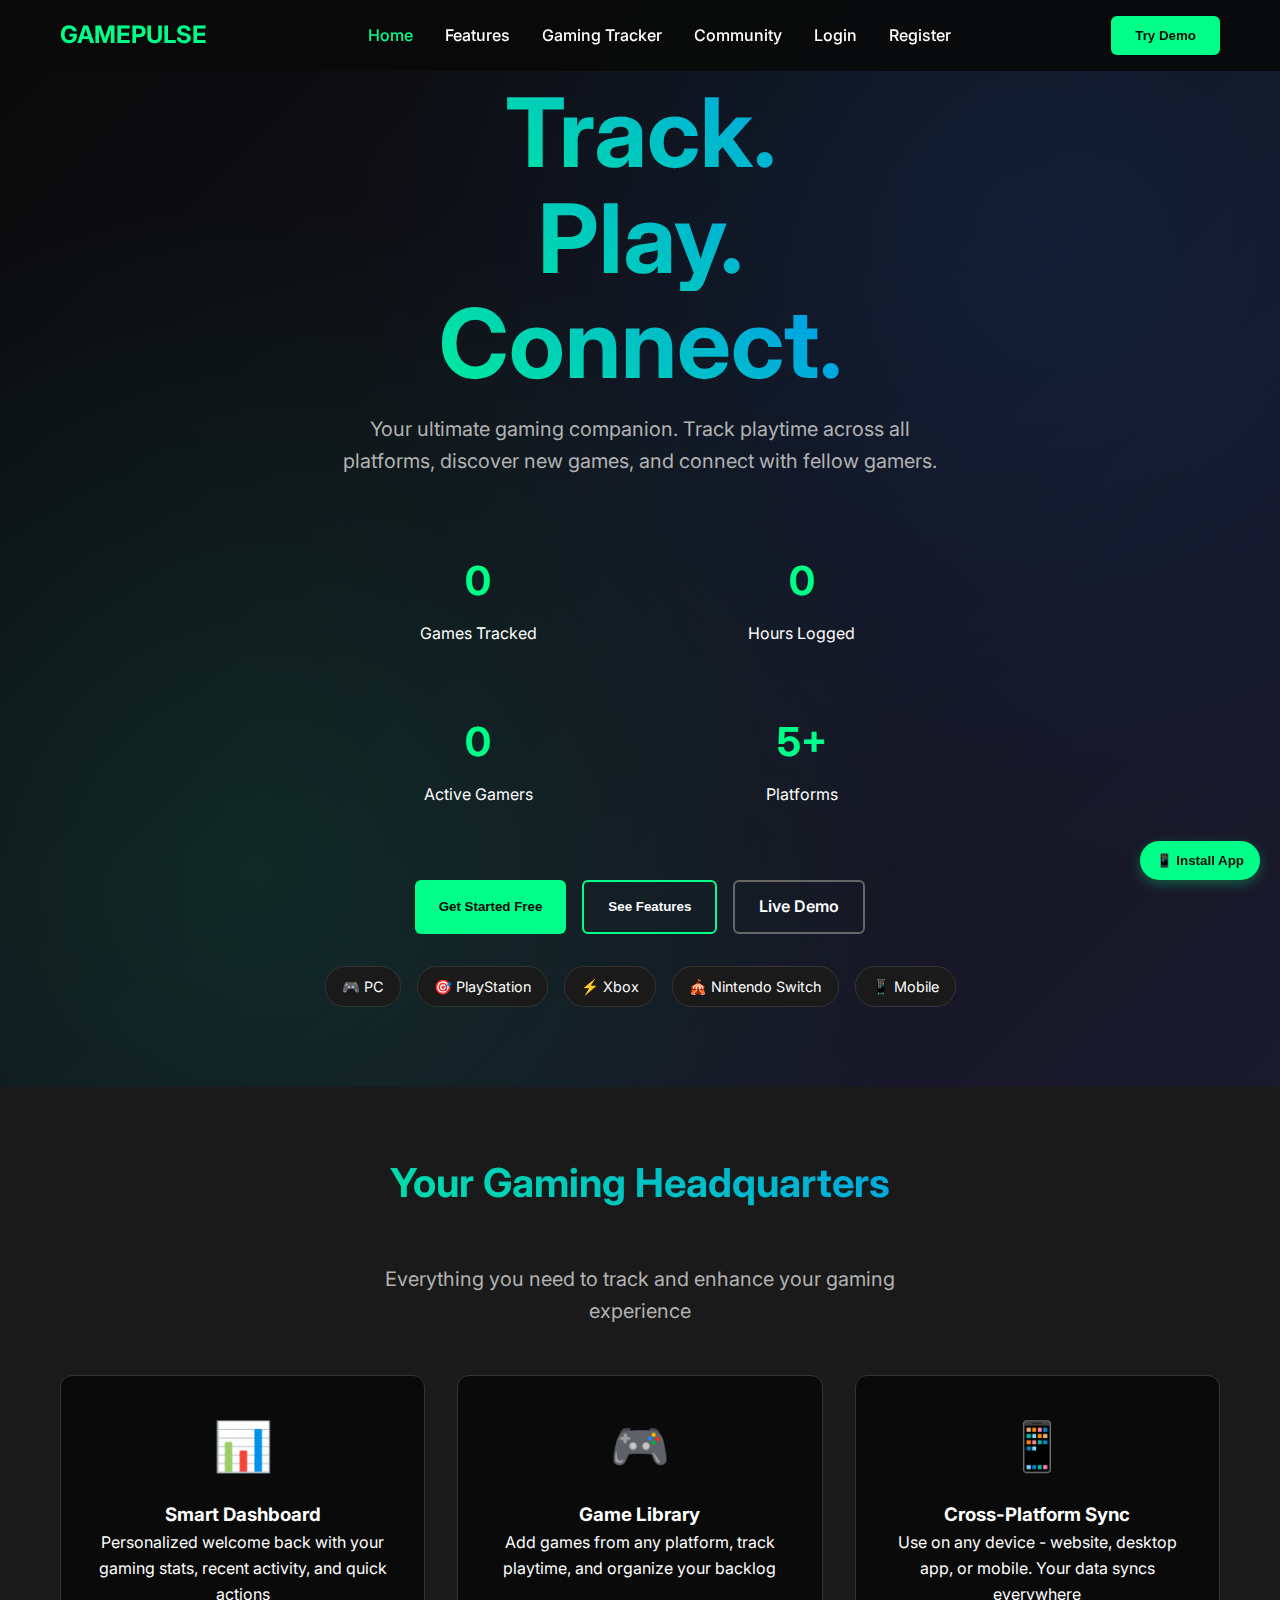
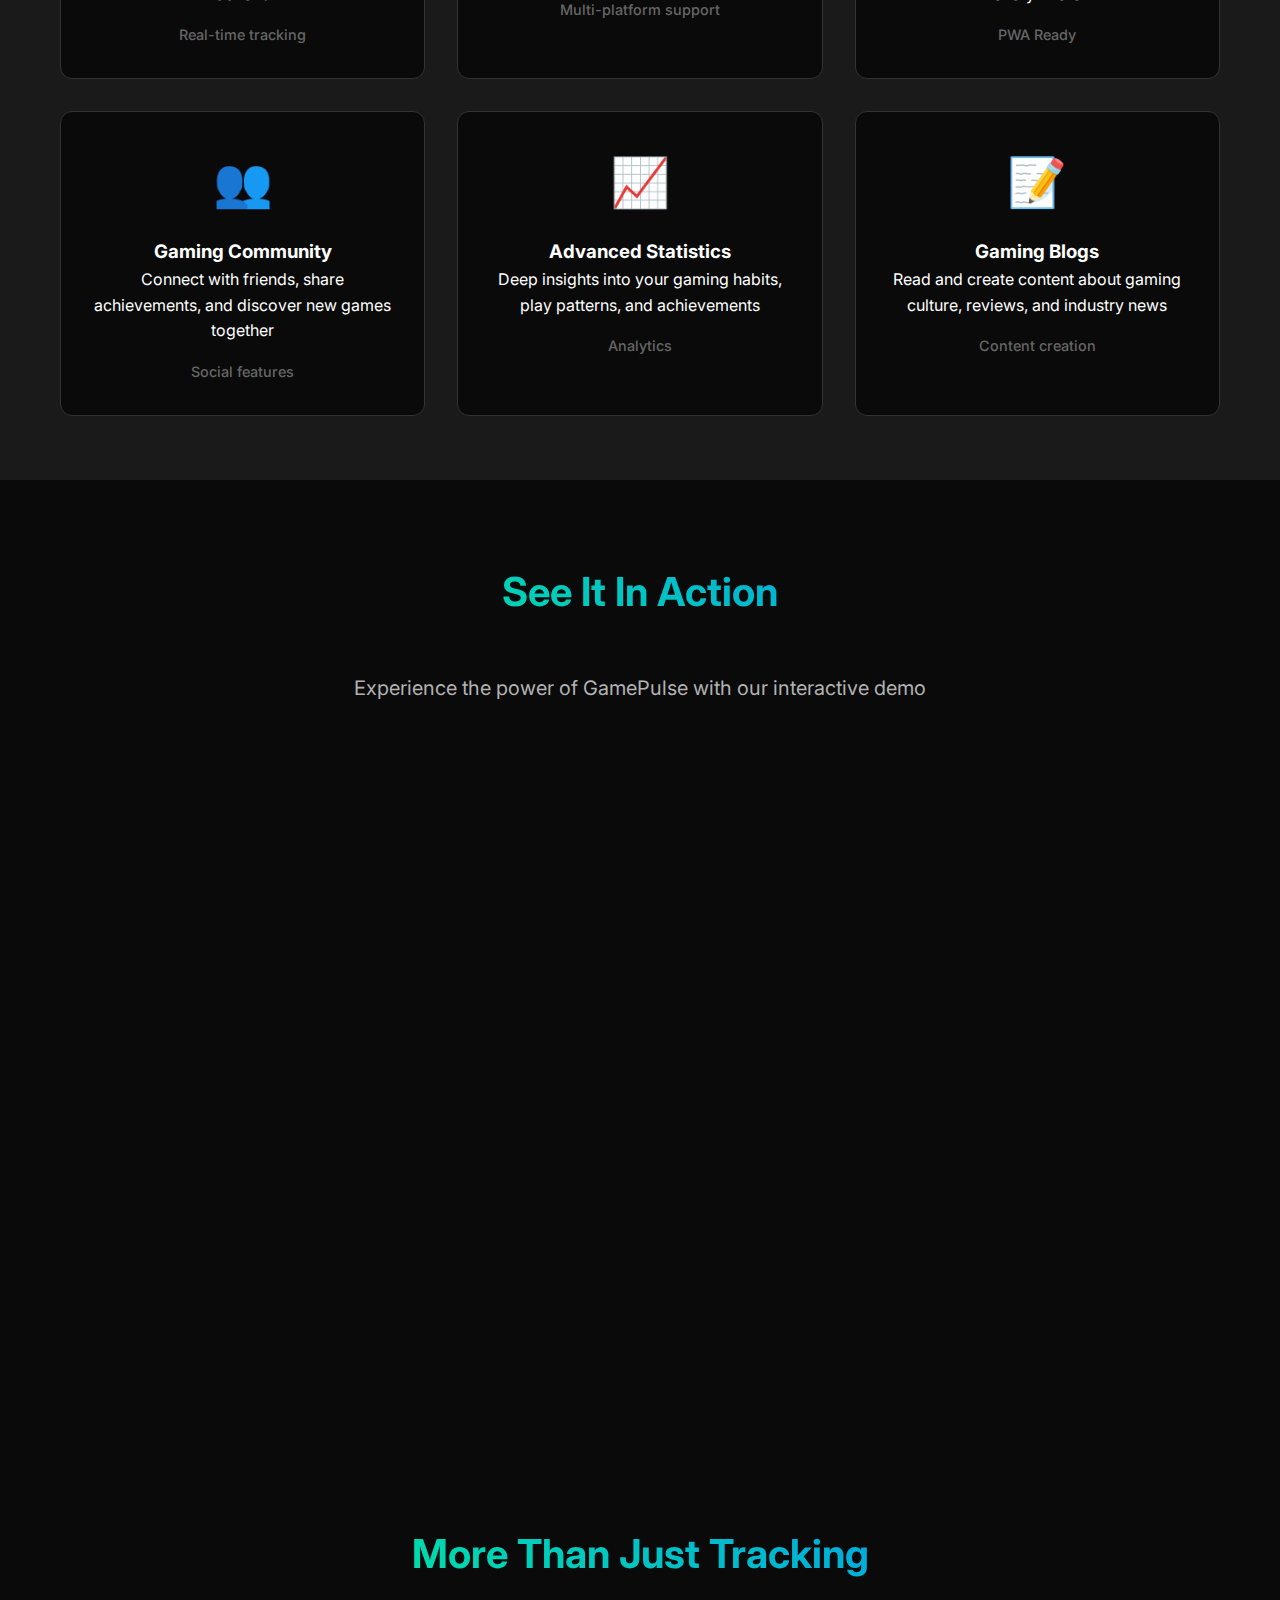
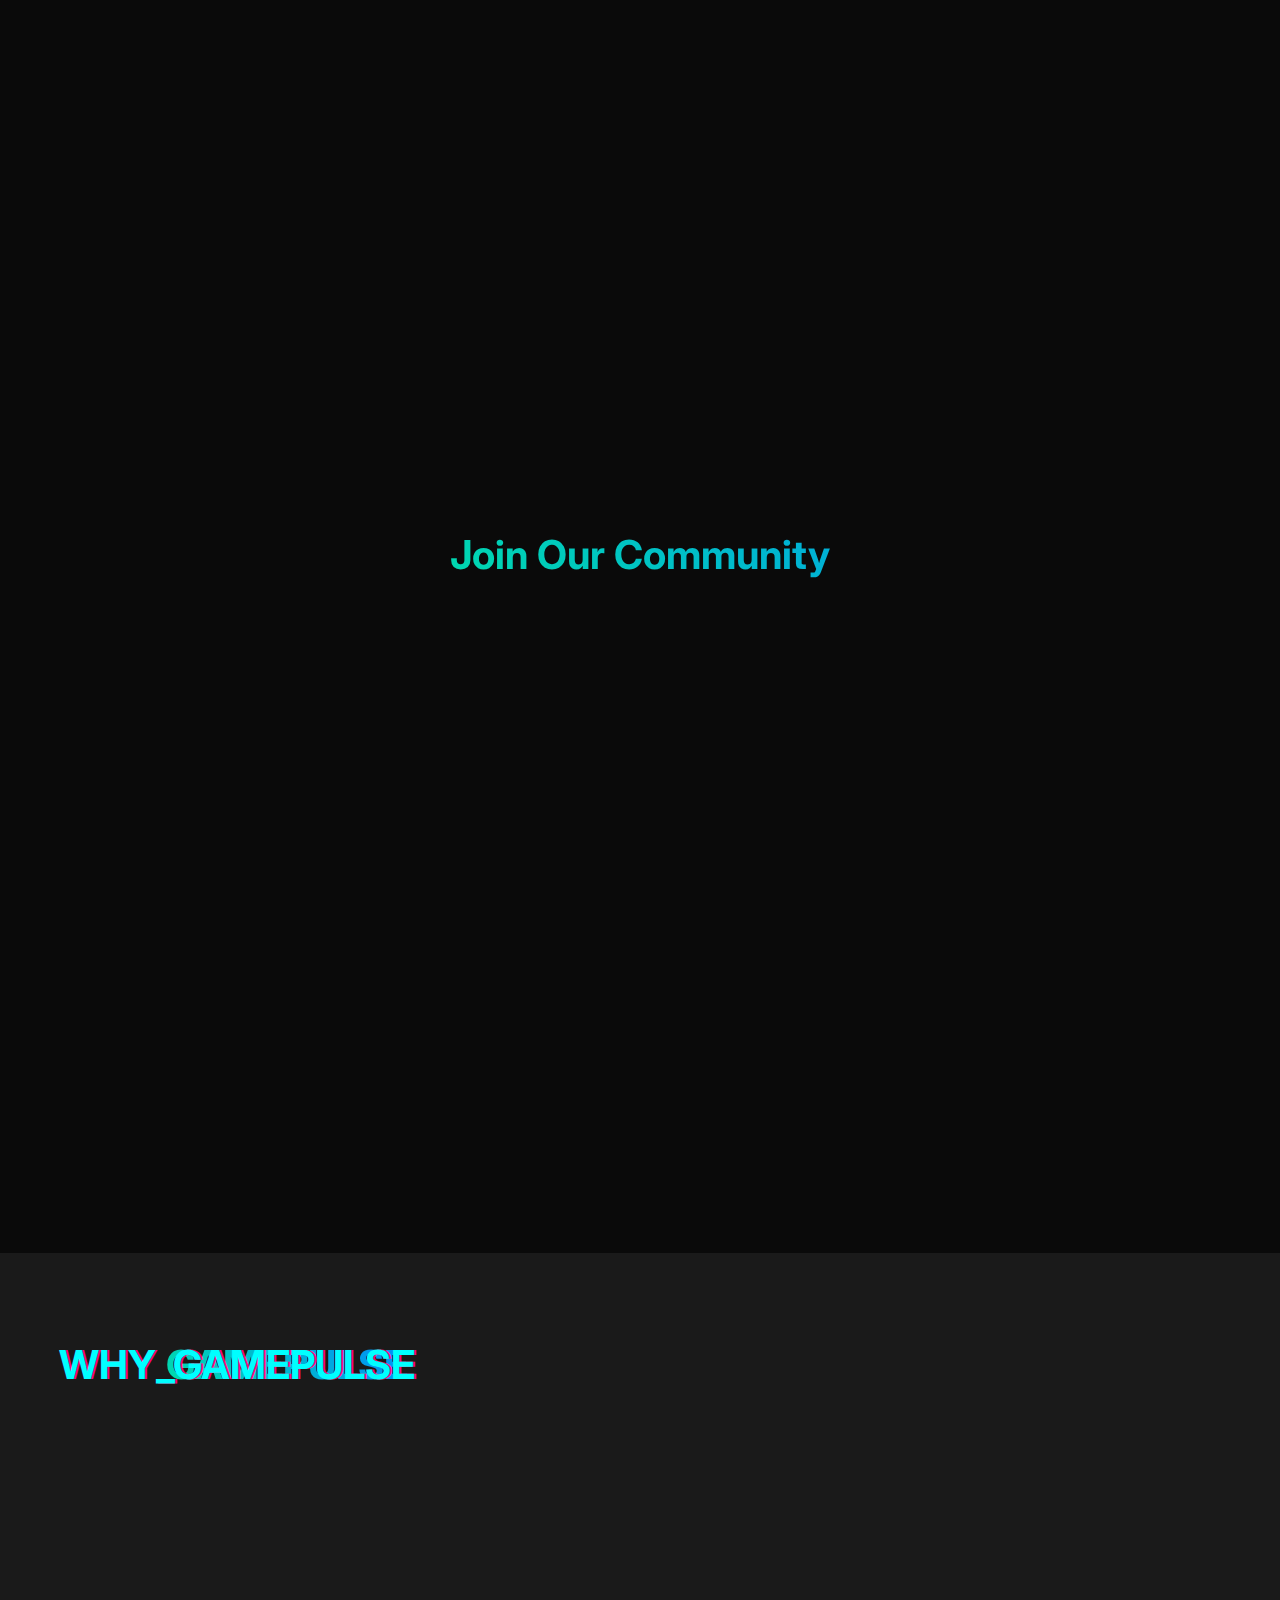
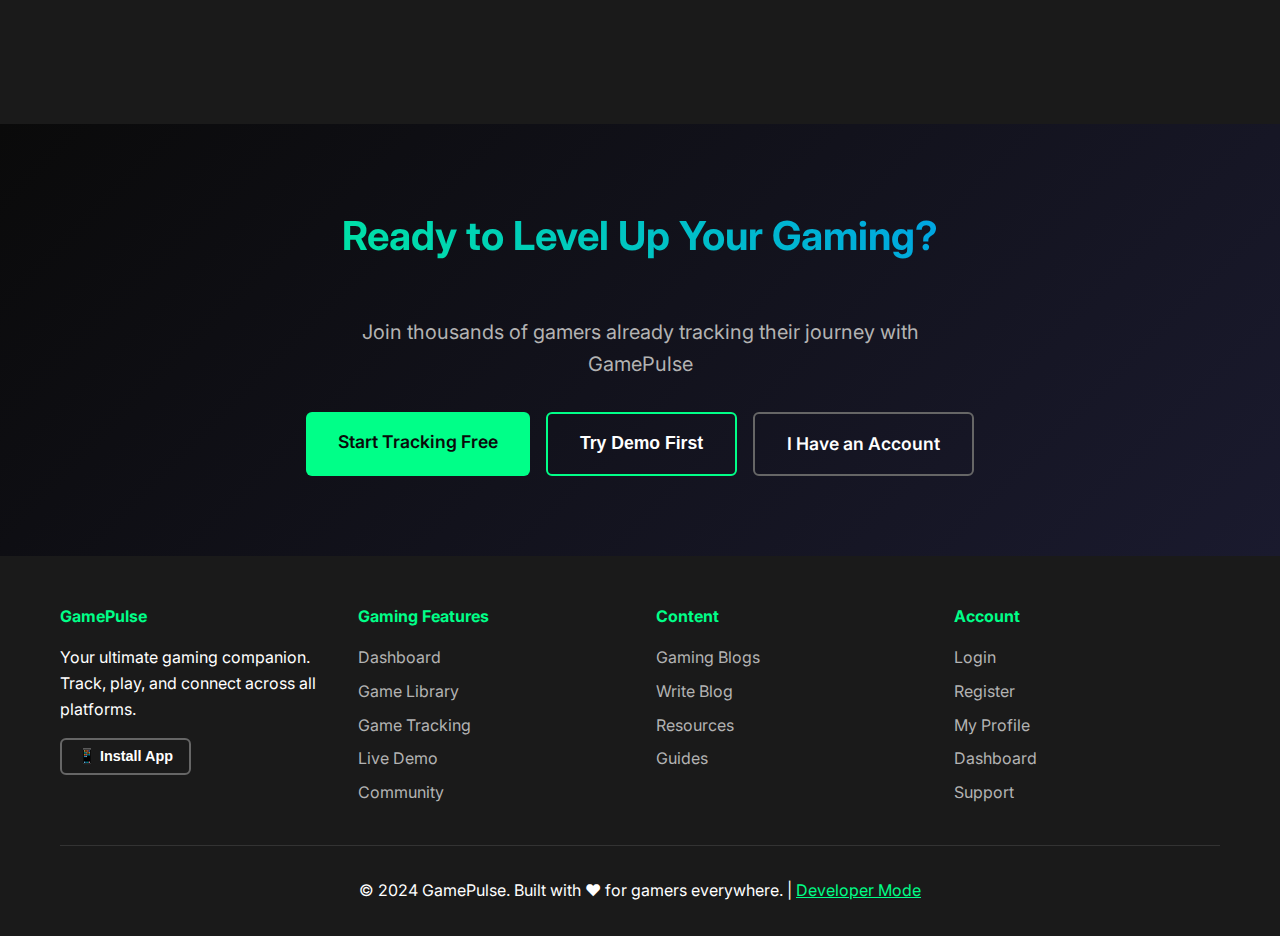
<file: index.html>
<!DOCTYPE html>
<html lang="en">
<head>
    <meta charset="UTF-8">
    <meta name="viewport" content="width=device-width, initial-scale=1.0">
    <title>GamePulse | Track Your Gaming Journey</title>
    <link rel="stylesheet" href="style.css">
    <link href="https://fonts.googleapis.com/css2?family=Inter:wght@300;400;500;600;700&display=swap" rel="stylesheet">
    
    <!-- PWA Meta Tags -->
    <meta name="theme-color" content="#00ff88">
    <meta name="apple-mobile-web-app-capable" content="yes">
    <meta name="apple-mobile-web-app-status-bar-style" content="black-translucent">
    <meta name="apple-mobile-web-app-title" content="GamePulse">
    <link rel="manifest" href="manifest.json">
    
    <style>
        .new-features {
            background: var(--bg-secondary);
            padding: 4rem 0;
        }
        
        .features-grid-enhanced {
            display: grid;
            grid-template-columns: repeat(auto-fit, minmax(300px, 1fr));
            gap: 2rem;
            margin-top: 2rem;
        }
        
        .feature-card-enhanced {
            background: var(--bg-primary);
            padding: 2rem;
            border-radius: var(--border-radius);
            border: 1px solid #333;
            text-align: center;
            transition: var(--transition);
            cursor: pointer;
        }
        
        .feature-card-enhanced:hover {
            transform: translateY(-5px);
            border-color: var(--accent-primary);
            box-shadow: 0 10px 30px rgba(0, 0, 0, 0.3);
        }
        
        .feature-icon-large {
            font-size: 3rem;
            margin-bottom: 1rem;
        }
        
        .cta-section {
            background: linear-gradient(135deg, var(--bg-primary) 0%, #1a1a2e 100%);
            padding: 5rem 0;
            text-align: center;
        }
        
        .cta-buttons {
            display: flex;
            gap: 1rem;
            justify-content: center;
            margin-top: 2rem;
            flex-wrap: wrap;
        }
        
        .demo-stats {
            display: grid;
            grid-template-columns: repeat(auto-fit, minmax(200px, 1fr));
            gap: 1rem;
            margin: 3rem 0;
        }
        
        .demo-stat {
            text-align: center;
            padding: 1.5rem;
        }
        
        .demo-number {
            font-size: 2.5rem;
            font-weight: 700;
            color: var(--accent-primary);
            margin-bottom: 0.5rem;
        }
        
        .platform-badges {
            display: flex;
            justify-content: center;
            gap: 1rem;
            margin-top: 2rem;
            flex-wrap: wrap;
        }
        
        .platform-badge {
            background: var(--bg-secondary);
            padding: 0.5rem 1rem;
            border-radius: 20px;
            border: 1px solid #333;
            font-size: 0.9rem;
            display: flex;
            align-items: center;
            gap: 0.5rem;
        }

        .local-mode-indicator {
            position: fixed;
            top: 10px;
            left: 10px;
            background: #ffaa00;
            color: black;
            padding: 5px 10px;
            border-radius: 4px;
            font-size: 12px;
            font-weight: bold;
            z-index: 10000;
        }
    </style>
</head>
<body>
    <!-- Local Mode Indicator -->
    <div id="localModeIndicator" class="local-mode-indicator" style="display: none;">
        🏠 LOCAL MODE - Use server for full features
    </div>

    <!-- Progress Bar -->
    <div class="progress-bar"></div>

    <!-- Navigation -->
    <nav class="navbar">
        <div class="nav-container">
            <div class="nav-logo" data-glitch>GAMEPULSE</div>
            <div class="nav-menu">
                <a href="#home" class="nav-link active">Home</a>
                <a href="#features" class="nav-link">Features</a>
                <a href="#gaming" class="nav-link">Gaming Tracker</a>
                <a href="#community" class="nav-link">Community</a>
                <a href="login.html" class="nav-link">Login</a>
                <a href="register.html" class="nav-link">Register</a>
            </div>
            <button class="btn primary" id="tryDemoBtn">Try Demo</button>
        </div>
    </nav>

    <!-- Hero Section -->
    <section id="home" class="hero">
        <div class="hero-container">
            <h1 class="hero-title">
                <span class="title-word">Track.</span>
                <span class="title-word">Play.</span>
                <span class="title-word">Connect.</span>
            </h1>
            <p class="hero-subtitle">Your ultimate gaming companion. Track playtime across all platforms, discover new games, and connect with fellow gamers.</p>
            
            <!-- Demo Stats -->
            <div class="demo-stats">
                <div class="demo-stat">
                    <div class="demo-number" id="demoGames">0</div>
                    <div>Games Tracked</div>
                </div>
                <div class="demo-stat">
                    <div class="demo-number" id="demoPlaytime">0</div>
                    <div>Hours Logged</div>
                </div>
                <div class="demo-stat">
                    <div class="demo-number" id="demoGamers">0</div>
                    <div>Active Gamers</div>
                </div>
                <div class="demo-stat">
                    <div class="demo-number" id="demoPlatforms">5+</div>
                    <div>Platforms</div>
                </div>
            </div>
            
            <div class="hero-buttons">
                <button class="btn primary" id="getStartedBtn">Get Started Free</button>
                <button class="btn secondary" id="seeFeaturesBtn">See Features</button>
                <a href="#demo" class="btn outline">Live Demo</a>
            </div>
            
            <!-- Platform Badges -->
            <div class="platform-badges">
                <div class="platform-badge">🎮 PC</div>
                <div class="platform-badge">🎯 PlayStation</div>
                <div class="platform-badge">⚡ Xbox</div>
                <div class="platform-badge">🎪 Nintendo Switch</div>
                <div class="platform-badge">📱 Mobile</div>
            </div>
        </div>
    </section>

    <!-- New Gaming Features Section -->
    <section id="gaming" class="new-features">
        <div class="container">
            <h2 class="section-title">Your Gaming Headquarters</h2>
            <p class="hero-subtitle" style="text-align: center; margin-bottom: 3rem;">Everything you need to track and enhance your gaming experience</p>
            
            <div class="features-grid-enhanced">
                <div class="feature-card-enhanced" onclick="location.href='dashboard.html'">
                    <div class="feature-icon-large">📊</div>
                    <h3>Smart Dashboard</h3>
                    <p>Personalized welcome back with your gaming stats, recent activity, and quick actions</p>
                    <div class="blog-meta">Real-time tracking</div>
                </div>
                
                <div class="feature-card-enhanced" onclick="location.href='games.html'">
                    <div class="feature-icon-large">🎮</div>
                    <h3>Game Library</h3>
                    <p>Add games from any platform, track playtime, and organize your backlog</p>
                    <div class="blog-meta">Multi-platform support</div>
                </div>
                
                <div class="feature-card-enhanced" onclick="showPWAInstall()">
                    <div class="feature-icon-large">📱</div>
                    <h3>Cross-Platform Sync</h3>
                    <p>Use on any device - website, desktop app, or mobile. Your data syncs everywhere</p>
                    <div class="blog-meta">PWA Ready</div>
                </div>
                
                <div class="feature-card-enhanced" onclick="location.href='#community'">
                    <div class="feature-icon-large">👥</div>
                    <h3>Gaming Community</h3>
                    <p>Connect with friends, share achievements, and discover new games together</p>
                    <div class="blog-meta">Social features</div>
                </div>
                
                <div class="feature-card-enhanced" onclick="showStatsDemo()">
                    <div class="feature-icon-large">📈</div>
                    <h3>Advanced Statistics</h3>
                    <p>Deep insights into your gaming habits, play patterns, and achievements</p>
                    <div class="blog-meta">Analytics</div>
                </div>
                
                <div class="feature-card-enhanced" onclick="location.href='blogs.html'">
                    <div class="feature-icon-large">📝</div>
                    <h3>Gaming Blogs</h3>
                    <p>Read and create content about gaming culture, reviews, and industry news</p>
                    <div class="blog-meta">Content creation</div>
                </div>
            </div>
        </div>
    </section>

    <!-- Live Demo Section -->
    <section id="demo" class="pricing">
        <div class="container">
            <h2 class="section-title">See It In Action</h2>
            <p class="hero-subtitle" style="text-align: center; margin-bottom: 3rem;">Experience the power of GamePulse with our interactive demo</p>
            
            <div class="pricing-grid">
                <div class="pricing-card demo-card">
                    <h3>🎯 Quick Start</h3>
                    <div class="price">Instant Demo</div>
                    <ul class="feature-list">
                        <li>✓ Try the game tracker</li>
                        <li>✓ Add sample games</li>
                        <li>✓ Log playtime sessions</li>
                        <li>✓ Explore features</li>
                        <li>✓ No registration needed</li>
                    </ul>
                    <button class="btn primary" onclick="startDemo()">Launch Interactive Demo</button>
                </div>
                
                <div class="pricing-card popular demo-card">
                    <div class="popular-badge">RECOMMENDED</div>
                    <h3>🚀 Full Experience</h3>
                    <div class="price">Free Account</div>
                    <ul class="feature-list">
                        <li>✓ All demo features</li>
                        <li>✓ Save your progress</li>
                        <li>✓ Connect with friends</li>
                        <li>✓ Cross-platform sync</li>
                        <li>✓ Permanent storage</li>
                    </ul>
                    <a href="register.html" class="btn primary">Create Free Account</a>
                </div>
                
                <div class="pricing-card demo-card">
                    <h3>🛠️ For Developers</h3>
                    <div class="price">Open Source</div>
                    <ul class="feature-list">
                        <li>✓ PWA ready</li>
                        <li>✓ Modular design</li>
                        <li>✓ Easy to customize</li>
                        <li>✓ Local storage first</li>
                        <li>✓ Mobile optimized</li>
                    </ul>
                    <button class="btn outline" onclick="showDevInfo()">Developer Info</button>
                </div>
            </div>
        </div>
    </section>

    <!-- Original Features Section (Updated) -->
    <section id="features" class="features">
        <div class="container">
            <h2 class="section-title">More Than Just Tracking</h2>
            <div class="features-grid">
                <div class="feature-card blog-preview" onclick="location.href='blogs.html'">
                    <div class="feature-icon">👍</div>
                    <h3>Educational Content</h3>
                    <p>Learn about gaming's impact on development, creativity, and social skills.</p>
                    <div class="blog-meta">5 min read • Education</div>
                </div>
                <div class="feature-card blog-preview" onclick="location.href='blogs.html#roblox-bad'">
                    <div class="feature-icon">⚠️</div>
                    <h3>Safety Guides</h3>
                    <p>Essential information about online safety and responsible gaming practices.</p>
                    <div class="blog-meta">6 min read • Safety</div>
                </div>
                <div class="feature-card blog-preview" onclick="location.href='blogs.html#parent-guide'">
                    <div class="feature-icon">👨‍👩‍👧‍👦</div>
                    <h3>Parent Resources</h3>
                    <p>Tools and guides for parents to understand and manage gaming habits.</p>
                    <div class="blog-meta">4 min read • Guide</div>
                </div>
            </div>
        </div>
    </section>

    <!-- Community Section -->
    <section id="community" class="pricing">
        <div class="container">
            <h2 class="section-title">Join Our Community</h2>
            <div class="pricing-grid">
                <div class="pricing-card">
                    <h3>Gamer</h3>
                    <div class="price">Free</div>
                    <ul class="feature-list">
                        <li>✓ Game Tracking</li>
                        <li>✓ Playtime Analytics</li>
                        <li>✓ Community Access</li>
                        <li>✓ Blog Reading</li>
                        <li>✓ Basic Statistics</li>
                    </ul>
                    <a href="register.html" class="btn outline">Join Now</a>
                </div>
                
                <div class="pricing-card popular">
                    <div class="popular-badge">MOST POPULAR</div>
                    <h3>Content Creator</h3>
                    <div class="price">Free</div>
                    <ul class="feature-list">
                        <li>✓ All Gamer Features</li>
                        <li>✓ Write Gaming Blogs</li>
                        <li>✓ Creator Profile</li>
                        <li>✓ Advanced Analytics</li>
                        <li>✓ Early Access Features</li>
                    </ul>
                    <a href="register.html" class="btn primary">Join Now</a>
                </div>
                
                <div class="pricing-card">
                    <h3>Youth Mentor</h3>
                    <div class="price">Free</div>
                    <ul class="feature-list">
                        <li>✓ All Creator Features</li>
                        <li>✓ Mentorship Tools</li>
                        <li>✓ Workshop Hosting</li>
                        <li>✓ Verified Badge</li>
                        <li>✓ Community Leadership</li>
                    </ul>
                    <a href="register.html" class="btn outline">Apply Now</a>
                </div>
            </div>
        </div>
    </section>

    <!-- Stats Section -->
    <section class="experimental">
        <div class="container">
            <h2 class="section-title glitch-text" data-text="WHY_GAMEPULSE">WHY GAMEPULSE</h2>
            <div class="experimental-grid">
                <div class="exp-card">
                    <h3>🎯</h3>
                    <p><strong>Smart Tracking</strong><br>Automatic playtime tracking across all your devices</p>
                </div>
                <div class="exp-card">
                    <h3>📊</h3>
                    <p><strong>Deep Insights</strong><br>Understand your gaming habits with detailed analytics</p>
                </div>
                <div class="exp-card">
                    <h3>👥</h3>
                    <p><strong>Community Driven</strong><br>Connect with gamers who share your passions</p>
                </div>
                <div class="exp-card">
                    <h3>🚀</h3>
                    <p><strong>Always Evolving</strong><br>Regular updates with new features and improvements</p>
                </div>
            </div>
        </div>
    </section>

    <!-- CTA Section -->
    <section class="cta-section">
        <div class="container">
            <h2 class="section-title">Ready to Level Up Your Gaming?</h2>
            <p class="hero-subtitle">Join thousands of gamers already tracking their journey with GamePulse</p>
            <div class="cta-buttons">
                <a href="register.html" class="btn primary" style="padding: 1rem 2rem; font-size: 1.1rem;">Start Tracking Free</a>
                <button class="btn secondary" onclick="startDemo()" style="padding: 1rem 2rem; font-size: 1.1rem;">Try Demo First</button>
                <a href="login.html" class="btn outline" style="padding: 1rem 2rem; font-size: 1.1rem;">I Have an Account</a>
            </div>
        </div>
    </section>

    <!-- Footer -->
    <footer class="footer">
        <div class="container">
            <div class="footer-content">
                <div class="footer-section">
                    <h4>GamePulse</h4>
                    <p>Your ultimate gaming companion. Track, play, and connect across all platforms.</p>
                    <div style="margin-top: 1rem;">
                        <button class="btn outline" onclick="showPWAInstall()" style="padding: 0.5rem 1rem; font-size: 0.9rem;">📱 Install App</button>
                    </div>
                </div>
                <div class="footer-section">
                    <h4>Gaming Features</h4>
                    <a href="dashboard.html">Dashboard</a>
                    <a href="games.html">Game Library</a>
                    <a href="game-details.html">Game Tracking</a>
                    <a href="#demo">Live Demo</a>
                    <a href="#community">Community</a>
                </div>
                <div class="footer-section">
                    <h4>Content</h4>
                    <a href="blogs.html">Gaming Blogs</a>
                    <a href="create-blog.html">Write Blog</a>
                    <a href="#features">Resources</a>
                    <a href="#community">Guides</a>
                </div>
                <div class="footer-section">
                    <h4>Account</h4>
                    <a href="login.html">Login</a>
                    <a href="register.html">Register</a>
                    <a href="profile.html">My Profile</a>
                    <a href="dashboard.html">Dashboard</a>
                    <a href="#" onclick="showSupport()">Support</a>
                </div>
            </div>
            <div style="text-align: center; margin-top: 2rem; padding-top: 2rem; border-top: 1px solid #333;">
                <p>&copy; 2024 GamePulse. Built with ♥ for gamers everywhere. | 
                   <a href="#" style="color: var(--accent-primary);" onclick="showDevInfo()">Developer Mode</a>
                </p>
            </div>
        </div>
    </footer>

    <!-- Floating Install Button -->
    <div id="floatingInstallBtn" style="position: fixed; bottom: 20px; right: 20px; z-index: 9999;">
        <button class="btn primary" onclick="showPWAInstall()" 
                style="padding: 12px 16px; border-radius: 50px; box-shadow: 0 4px 12px rgba(0,255,136,0.3);">
            📱 Install App
        </button>
    </div>

    <script src="scripts/script.js"></script>
    <script src="scripts/pwa.js"></script>
    
    <script>
        // Demo counter animation
        function animateCounter(element, target, duration = 2000) {
            let start = 0;
            const increment = target / (duration / 16);
            const timer = setInterval(() => {
                start += increment;
                if (start >= target) {
                    element.textContent = target;
                    clearInterval(timer);
                } else {
                    element.textContent = Math.floor(start);
                }
            }, 16);
        }

        // Initialize demo stats
        function initDemoStats() {
            // Simulate some demo data
            setTimeout(() => {
                animateCounter(document.getElementById('demoGames'), 1274);
                animateCounter(document.getElementById('demoPlaytime'), 28476);
                animateCounter(document.getElementById('demoGamers'), 893);
            }, 1000);
        }

        // Start interactive demo
        function startDemo() {
            // Check if user is logged in
            const currentUser = JSON.parse(localStorage.getItem('user'));
            if (currentUser) {
                // User is logged in, go to dashboard
                window.location.href = 'dashboard.html';
            } else {
                // Show demo mode info
                alert('🎮 Demo Mode Activated!\n\nYou can explore all features without an account. Your demo data will be saved in this browser until you clear it.\n\nTo save your progress permanently, create a free account!');
                
                // Create a demo user session
                const demoUser = {
                    id: 'demo',
                    name: 'Demo User',
                    email: 'demo@gamepulse.com',
                    role: 'gamer',
                    isDemo: true
                };
                localStorage.setItem('demoUser', JSON.stringify(demoUser));
                
                // Redirect to dashboard
                window.location.href = 'dashboard.html';
            }
        }

        // Show PWA install prompt
        function showPWAInstall() {
            if (window.gamePulsePWA) {
                window.gamePulsePWA.installApp();
            } else {
                alert('📱 PWA Installation\n\nGamePulse can be installed as an app on your device! Look for the "Install" button that appears or use your browser\'s "Add to Home Screen" feature.\n\nOn GitHub Pages, the PWA should work perfectly!');
            }
        }

        // Show stats demo
        function showStatsDemo() {
            alert('📊 Advanced Statistics\n\n• Playtime heatmaps\n• Genre preferences\n• Achievement tracking\n• Progress analytics\n• Friend comparisons\n\nAll available in your dashboard!');
        }

        // Show developer information
        function showDevInfo() {
            alert('🛠️ Developer Information\n\nGamePulse is built with:\n• Progressive Web App (PWA) technology\n• Local-first data storage\n• Modular JavaScript architecture\n• Responsive CSS design\n• Offline capability\n\nPerfect for learning web development!');
        }

        // Show support information
        function showSupport() {
            alert('💬 Support\n\nNeed help? Here are your options:\n\n📧 Email: aterrealms@gmail.com\n🎮 Demo: Try the interactive demo\n📚 Guides: Check our blog section\n🐛 Issues: Use Developer Mode info\n\nWe\'re here to help!');
        }

        // Button event listeners
        document.getElementById('getStartedBtn')?.addEventListener('click', () => {
            window.location.href = 'register.html';
        });

        document.getElementById('seeFeaturesBtn')?.addEventListener('click', () => {
            document.getElementById('gaming').scrollIntoView({ behavior: 'smooth' });
        });

        document.getElementById('tryDemoBtn')?.addEventListener('click', startDemo);

        // Initialize when page loads
        document.addEventListener('DOMContentLoaded', function() {
            initDemoStats();
            
            // Update navigation for logged-in users
            updateNavigation();
            
            // Show local mode warning if running from file
            if (window.location.protocol === 'file:') {
                document.getElementById('localModeIndicator').style.display = 'block';
                console.warn('🏠 GamePulse running in local file mode. PWA features disabled.');
            }
            
            // Check if we should show install prompt
            setTimeout(() => {
                if (window.gamePulsePWA && !window.gamePulsePWA.isRunningAsPWA()) {
                    showPWAInstall();
                }
            }, 3000);
        });

        // Enhanced smooth scrolling for new sections
        document.querySelectorAll('a[href^="#"]').forEach(anchor => {
            anchor.addEventListener('click', function (e) {
                e.preventDefault();
                const target = document.querySelector(this.getAttribute('href'));
                if (target) {
                    target.scrollIntoView({
                        behavior: 'smooth',
                        block: 'start'
                    });
                }
            });
        });
    </script>
</body>
</html>
</file>
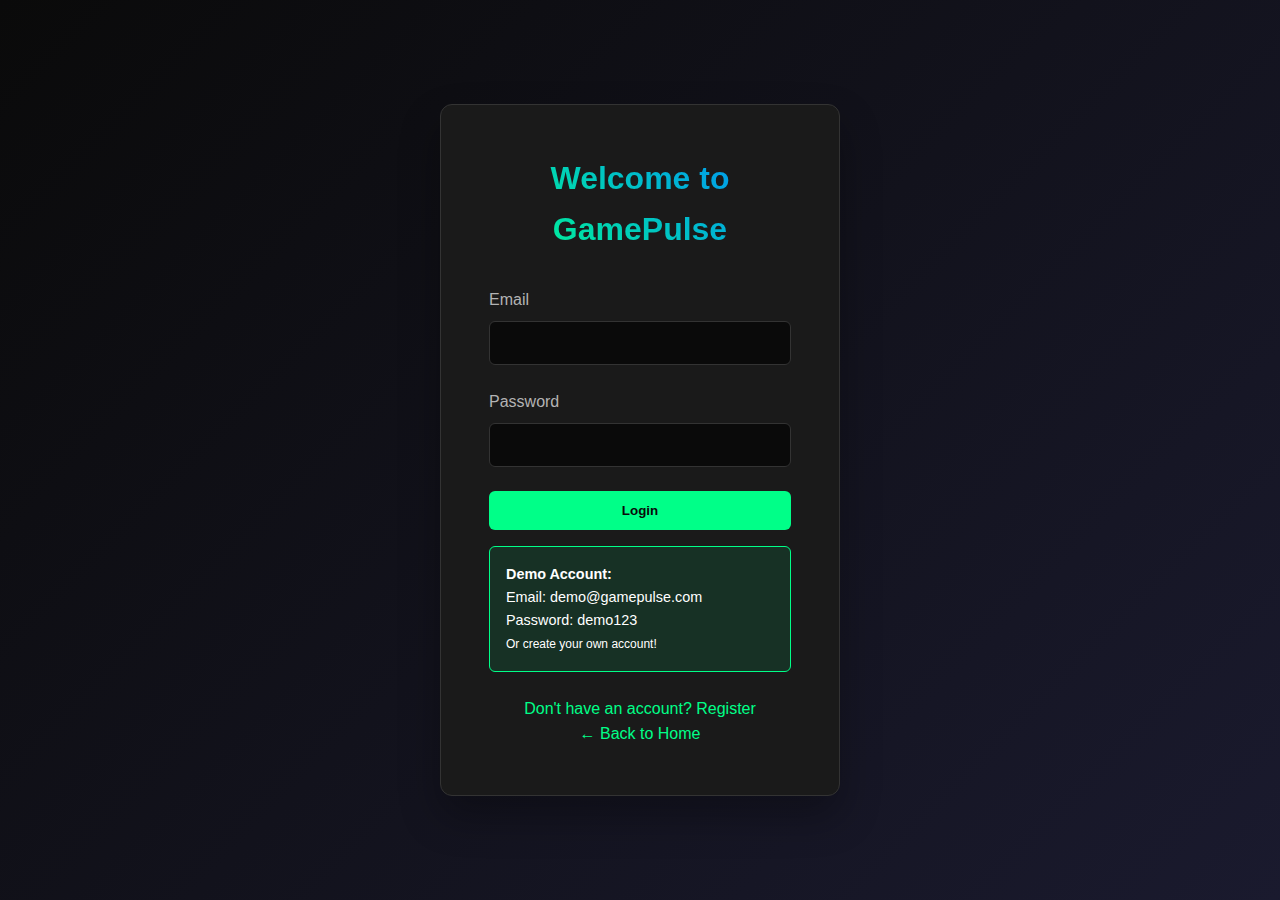
<file: admin.html>
<!DOCTYPE html>
<html lang="en">
<head>
    <meta charset="UTF-8">
    <meta name="viewport" content="width=device-width, initial-scale=1.0">
    <title>Admin Panel - GamePulse</title>
    <link rel="stylesheet" href="style.css">
    <link href="https://fonts.googleapis.com/css2?family=Inter:wght@300;400;500;600;700&display=swap" rel="stylesheet">
    <style>
        .admin-container {
            padding: 100px 20px 50px;
            max-width: 1200px;
            margin: 0 auto;
        }
        
        .admin-header {
            display: flex;
            justify-content: space-between;
            align-items: center;
            margin-bottom: 2rem;
        }
        
        .admin-stats {
            display: grid;
            grid-template-columns: repeat(auto-fit, minmax(200px, 1fr));
            gap: 1rem;
            margin-bottom: 2rem;
        }
        
        .stat-card {
            background: var(--bg-secondary);
            padding: 1.5rem;
            border-radius: var(--border-radius);
            border: 1px solid #333;
            text-align: center;
        }
        
        .stat-number {
            font-size: 2rem;
            font-weight: 700;
            color: var(--accent-primary);
            margin-bottom: 0.5rem;
        }
        
        .admin-tabs {
            display: flex;
            gap: 1rem;
            margin-bottom: 2rem;
            border-bottom: 1px solid #333;
            flex-wrap: wrap;
        }
        
        .tab {
            padding: 1rem 2rem;
            background: none;
            border: none;
            color: var(--text-secondary);
            cursor: pointer;
            border-bottom: 2px solid transparent;
        }
        
        .tab.active {
            color: var(--accent-primary);
            border-bottom-color: var(--accent-primary);
        }
        
        .tab-content {
            display: none;
        }
        
        .tab-content.active {
            display: block;
        }
        
        .user-table {
            width: 100%;
            border-collapse: collapse;
            background: var(--bg-secondary);
            border-radius: var(--border-radius);
            overflow: hidden;
            margin-bottom: 2rem;
        }
        
        .user-table th, .user-table td {
            padding: 1rem;
            text-align: left;
            border-bottom: 1px solid #333;
        }
        
        .user-table th {
            background: var(--bg-primary);
            color: var(--accent-primary);
        }
        
        .action-btn {
            padding: 0.5rem 1rem;
            margin: 0 0.25rem;
            border: none;
            border-radius: 4px;
            cursor: pointer;
            font-size: 0.8rem;
        }
        
        .btn-edit {
            background: var(--accent-secondary);
            color: white;
        }
        
        .btn-delete {
            background: #ff4444;
            color: white;
        }
        
        .logout-btn {
            background: #ff4444;
            color: white;
            border: none;
            padding: 0.5rem 1rem;
            border-radius: 4px;
            cursor: pointer;
        }
        
        .role-badge {
            display: inline-block;
            padding: 0.25rem 0.75rem;
            border-radius: 20px;
            font-size: 0.8rem;
            font-weight: 600;
        }
        
        .role-gamer {
            background: #00ff88;
            color: var(--bg-primary);
        }
        
        .role-content-creator {
            background: #0088ff;
            color: white;
        }
        
        .role-youth-mentor {
            background: #ff0080;
            color: white;
        }
        
        .role-admin {
            background: #ffaa00;
            color: var(--bg-primary);
        }
        
        .role-owner {
            background: #aa00ff;
            color: white;
        }
        
        .owner-section {
            background: var(--bg-secondary);
            padding: 2rem;
            border-radius: var(--border-radius);
            border: 1px solid #333;
            margin-bottom: 2rem;
        }

        .system-actions {
            display: grid;
            grid-template-columns: repeat(auto-fit, minmax(250px, 1fr));
            gap: 1rem;
            margin-top: 2rem;
        }

        .system-action-card {
            background: var(--bg-secondary);
            padding: 1.5rem;
            border-radius: var(--border-radius);
            border: 1px solid #333;
            text-align: center;
        }
    </style>
</head>
<body>
    <!-- Navigation -->
    <nav class="navbar">
        <div class="nav-container">
            <div class="nav-logo" data-glitch onclick="location.href='index.html'">GAMEPULSE ADMIN</div>
            <div class="nav-menu">
                <a href="index.html" class="nav-link">Home</a>
                <a href="admin.html" class="nav-link active">Admin Panel</a>
                <a href="blogs.html" class="nav-link">Blogs</a>
                <a href="create-blog.html" class="nav-link">Create Blog</a>
                <a href="dashboard.html" class="nav-link">Dashboard</a>
            </div>
            <button class="logout-btn" onclick="logout()">Logout</button>
        </div>
    </nav>

    <div class="admin-container">
        <div class="admin-header">
            <h1 class="section-title">Admin Panel</h1>
            <div id="userRoleBadge" class="role-badge role-owner">Owner</div>
        </div>
        
        <div class="admin-stats">
            <div class="stat-card">
                <div class="stat-number" id="totalUsers">0</div>
                <div>Total Users</div>
            </div>
            <div class="stat-card">
                <div class="stat-number" id="adminsCount">0</div>
                <div>Admins</div>
            </div>
            <div class="stat-card">
                <div class="stat-number" id="contentCreators">0</div>
                <div>Content Creators</div>
            </div>
            <div class="stat-card">
                <div class="stat-number" id="youthMentors">0</div>
                <div>Youth Mentors</div>
            </div>
            <div class="stat-card">
                <div class="stat-number" id="totalBlogs">0</div>
                <div>Blog Posts</div>
            </div>
            <div class="stat-card">
                <div class="stat-number" id="totalGames">0</div>
                <div>Games Tracked</div>
            </div>
        </div>
        
        <!-- Owner Tools Section -->
        <div class="owner-section" id="ownerSection">
            <h2>👑 Owner Tools</h2>
            <div class="form-group">
                <label for="userSelect">Select User to Make Admin:</label>
                <select id="userSelect">
                    <option value="">Select a user</option>
                </select>
                <button class="btn primary" onclick="makeAdmin()" style="margin-top: 1rem;">Make Admin</button>
            </div>

            <div class="system-actions">
                <div class="system-action-card">
                    <h3>🔄 System Reset</h3>
                    <p>Reset all data to default state</p>
                    <button class="btn outline" onclick="resetSystem()" style="margin-top: 1rem;">Reset System</button>
                </div>
                <div class="system-action-card">
                    <h3>📊 Export Data</h3>
                    <p>Export all system data as JSON</p>
                    <button class="btn outline" onclick="exportAllData()" style="margin-top: 1rem;">Export Data</button>
                </div>
                <div class="system-action-card">
                    <h3>🧹 Cleanup</h3>
                    <p>Remove demo and temporary data</p>
                    <button class="btn outline" onclick="cleanupData()" style="margin-top: 1rem;">Cleanup</button>
                </div>
            </div>
        </div>
        
        <div class="admin-tabs">
            <button class="tab active" onclick="openTab('users')">User Management</button>
            <button class="tab" onclick="openTab('roles')">Role Management</button>
            <button class="tab" onclick="openTab('content')">Content Management</button>
            <button class="tab" onclick="openTab('system')">System Info</button>
        </div>
        
        <!-- Users Tab -->
        <div id="users" class="tab-content active">
            <h2>User Management</h2>
            <table class="user-table">
                <thead>
                    <tr>
                        <th>ID</th>
                        <th>Name</th>
                        <th>Email</th>
                        <th>Role</th>
                        <th>Join Date</th>
                        <th>Actions</th>
                    </tr>
                </thead>
                <tbody id="usersTable">
                    <!-- Users will be populated here -->
                </tbody>
            </table>
        </div>
        
        <!-- Roles Tab -->
        <div id="roles" class="tab-content">
            <h2>Role Management</h2>
            <div style="display: grid; grid-template-columns: repeat(auto-fit, minmax(300px, 1fr)); gap: 1.5rem;">
                <div class="feature-card">
                    <h3>🎮 Gamer</h3>
                    <p><strong>Permissions:</strong> Read blogs, join community, comment, like content</p>
                    <p><strong>Users:</strong> <span id="gamerCount">0</span></p>
                </div>
                <div class="feature-card">
                    <h3>📝 Content Creator</h3>
                    <p><strong>Permissions:</strong> Create blogs, edit own content, submit posts</p>
                    <p><strong>Users:</strong> <span id="creatorCount">0</span></p>
                </div>
                <div class="feature-card">
                    <h3>🌟 Youth Mentor</h3>
                    <p><strong>Permissions:</strong> Moderate comments, host workshops, mentor users</p>
                    <p><strong>Users:</strong> <span id="mentorCount">0</span></p>
                </div>
                <div class="feature-card">
                    <h3>🛡️ Admin</h3>
                    <p><strong>Permissions:</strong> Manage users, moderate content, assign roles</p>
                    <p><strong>Users:</strong> <span id="adminCount">0</span></p>
                </div>
                <div class="feature-card">
                    <h3>👑 Owner</h3>
                    <p><strong>Permissions:</strong> Full system control, assign admins</p>
                    <p><strong>Users:</strong> <span id="ownerCount">1</span></p>
                </div>
            </div>
        </div>

        <!-- Content Management Tab -->
        <div id="content" class="tab-content">
            <h2>Content Management</h2>
            <div class="admin-stats">
                <div class="stat-card">
                    <div class="stat-number" id="publishedBlogs">0</div>
                    <div>Published Blogs</div>
                </div>
                <div class="stat-card">
                    <div class="stat-number" id="pendingBlogs">0</div>
                    <div>Pending Blogs</div>
                </div>
                <div class="stat-card">
                    <div class="stat-number" id="totalComments">0</div>
                    <div>Total Comments</div>
                </div>
            </div>
            
            <h3 style="margin-top: 2rem;">Recent Blog Posts</h3>
            <table class="user-table">
                <thead>
                    <tr>
                        <th>Title</th>
                        <th>Author</th>
                        <th>Category</th>
                        <th>Status</th>
                        <th>Date</th>
                        <th>Actions</th>
                    </tr>
                </thead>
                <tbody id="blogsTable">
                    <!-- Blogs will be populated here -->
                </tbody>
            </table>
        </div>

        <!-- System Info Tab -->
        <div id="system" class="tab-content">
            <h2>System Information</h2>
            <div class="feature-card">
                <h3>📊 Platform Stats</h3>
                <div id="systemStats">
                    <!-- System stats will be populated here -->
                </div>
            </div>
            
            <div class="feature-card" style="margin-top: 2rem;">
                <h3>🔧 Technical Information</h3>
                <div id="techInfo">
                    <!-- Technical info will be populated here -->
                </div>
            </div>
        </div>
    </div>

    <script>
        // Check authentication - only owners and admins can access
        const currentUser = JSON.parse(localStorage.getItem('user'));
        if (!currentUser || (currentUser.role !== 'admin' && currentUser.role !== 'owner')) {
            window.location.href = 'login.html';
        }

        // Update role badge
        document.getElementById('userRoleBadge').textContent = currentUser.role === 'owner' ? 'Owner' : 'Admin';
        document.getElementById('userRoleBadge').className = `role-badge role-${currentUser.role}`;

        // Hide owner section if not owner
        if (currentUser.role !== 'owner') {
            document.getElementById('ownerSection').style.display = 'none';
        }

        function loadUsers() {
            const users = JSON.parse(localStorage.getItem('users') || '[]');
            const blogPosts = JSON.parse(localStorage.getItem('blogPosts') || '[]');
            const userGames = JSON.parse(localStorage.getItem('userGames') || '[]');
            const table = document.getElementById('usersTable');
            const userSelect = document.getElementById('userSelect');
            
            // Update stats
            document.getElementById('totalUsers').textContent = users.length;
            document.getElementById('adminsCount').textContent = users.filter(u => u.role === 'admin').length;
            document.getElementById('contentCreators').textContent = users.filter(u => u.role === 'content-creator').length;
            document.getElementById('youthMentors').textContent = users.filter(u => u.role === 'youth-mentor').length;
            document.getElementById('totalBlogs').textContent = blogPosts.length;
            document.getElementById('totalGames').textContent = userGames.length;
            
            // Role counts
            document.getElementById('gamerCount').textContent = users.filter(u => u.role === 'gamer').length;
            document.getElementById('creatorCount').textContent = users.filter(u => u.role === 'content-creator').length;
            document.getElementById('mentorCount').textContent = users.filter(u => u.role === 'youth-mentor').length;
            document.getElementById('adminCount').textContent = users.filter(u => u.role === 'admin').length;
            document.getElementById('ownerCount').textContent = users.filter(u => u.role === 'owner').length;
            
            // Populate users table
            table.innerHTML = '';
            userSelect.innerHTML = '<option value="">Select a user</option>';
            
            users.forEach(user => {
                // Add to table
                const row = document.createElement('tr');
                row.innerHTML = `
                    <td>${user.id}</td>
                    <td>${user.name} ${user.role === 'owner' ? '👑' : ''}</td>
                    <td>${user.email}</td>
                    <td><span class="role-badge role-${user.role}">${formatRole(user.role)}</span></td>
                    <td>${new Date(user.joinDate).toLocaleDateString()}</td>
                    <td>
                        ${currentUser.role === 'owner' && user.role !== 'owner' ? `
                            <button class="action-btn btn-edit" onclick="editUserRole(${user.id})">Edit Role</button>
                            <button class="action-btn btn-delete" onclick="deleteUser(${user.id})">Delete</button>
                        ` : ''}
                        ${currentUser.role === 'admin' && user.role !== 'owner' && user.id !== currentUser.id ? `
                            <button class="action-btn btn-edit" onclick="editUserRole(${user.id})">Edit Role</button>
                        ` : ''}
                    </td>
                `;
                table.appendChild(row);
                
                // Add to user select (only non-owners for admin assignment)
                if (user.role !== 'owner' && user.role !== 'admin') {
                    const option = document.createElement('option');
                    option.value = user.id;
                    option.textContent = `${user.name} (${user.email}) - ${formatRole(user.role)}`;
                    userSelect.appendChild(option);
                }
            });

            // Load content management data
            loadContentManagement(blogPosts);
            
            // Load system info
            loadSystemInfo(users, blogPosts, userGames);
        }
        
        function formatRole(role) {
            const roles = {
                'gamer': 'Gamer',
                'content-creator': 'Content Creator',
                'youth-mentor': 'Youth Mentor',
                'admin': 'Admin',
                'owner': 'Owner'
            };
            return roles[role] || role;
        }
        
        function openTab(tabName) {
            // Hide all tab contents
            document.querySelectorAll('.tab-content').forEach(tab => {
                tab.classList.remove('active');
            });
            
            // Remove active class from all tabs
            document.querySelectorAll('.tab').forEach(tab => {
                tab.classList.remove('active');
            });
            
            // Show the selected tab
            document.getElementById(tabName).classList.add('active');
            event.currentTarget.classList.add('active');
        }
        
        function makeAdmin() {
            const userSelect = document.getElementById('userSelect');
            const userId = parseInt(userSelect.value);
            
            if (!userId) {
                alert('Please select a user');
                return;
            }
            
            if (confirm('Are you sure you want to make this user an admin?')) {
                const users = JSON.parse(localStorage.getItem('users') || '[]');
                const userIndex = users.findIndex(u => u.id === userId);
                
                if (userIndex !== -1) {
                    users[userIndex].role = 'admin';
                    users[userIndex].permissions = ['all', 'manage_users', 'manage_content', 'manage_roles'];
                    localStorage.setItem('users', JSON.stringify(users));
                    
                    alert('User promoted to admin successfully!');
                    loadUsers();
                }
            }
        }
        
        function editUserRole(userId) {
            const users = JSON.parse(localStorage.getItem('users') || '[]');
            const user = users.find(u => u.id === userId);
            
            if (user) {
                const newRole = prompt('Enter new role (gamer/content-creator/youth-mentor/admin):', user.role);
                if (newRole && ['gamer', 'content-creator', 'youth-mentor', 'admin'].includes(newRole)) {
                    user.role = newRole;
                    
                    // Update permissions based on role
                    const permissions = {
                        'gamer': ['read_blogs', 'join_community', 'comment', 'like_content'],
                        'content-creator': ['read_blogs', 'join_community', 'comment', 'like_content', 'create_blogs', 'edit_own_blogs', 'delete_own_blogs'],
                        'youth-mentor': ['read_blogs', 'join_community', 'comment', 'like_content', 'create_blogs', 'edit_own_blogs', 'delete_own_blogs', 'moderate_comments', 'host_workshops', 'mentor_users'],
                        'admin': ['all', 'manage_users', 'manage_content', 'manage_roles']
                    };
                    
                    user.permissions = permissions[newRole] || permissions['gamer'];
                    localStorage.setItem('users', JSON.stringify(users));
                    loadUsers();
                    alert('User role updated successfully!');
                }
            }
        }
        
        function deleteUser(userId) {
            if (confirm('Are you sure you want to delete this user?')) {
                let users = JSON.parse(localStorage.getItem('users') || '[]');
                users = users.filter(u => u.id !== userId);
                localStorage.setItem('users', JSON.stringify(users));
                loadUsers();
                alert('User deleted successfully!');
            }
        }

        function loadContentManagement(blogPosts) {
            const publishedBlogs = blogPosts.filter(post => post.status === 'approved').length;
            const pendingBlogs = blogPosts.filter(post => post.status === 'pending').length;
            const totalComments = blogPosts.reduce((total, post) => total + (post.comments ? post.comments.length : 0), 0);
            
            document.getElementById('publishedBlogs').textContent = publishedBlogs;
            document.getElementById('pendingBlogs').textContent = pendingBlogs;
            document.getElementById('totalComments').textContent = totalComments;
            
            // Populate blogs table
            const blogsTable = document.getElementById('blogsTable');
            blogsTable.innerHTML = blogPosts.slice(0, 10).map(post => `
                <tr>
                    <td>${post.title}</td>
                    <td>${post.authorName}</td>
                    <td>${post.category}</td>
                    <td><span class="role-badge ${post.status === 'approved' ? 'role-gamer' : 'role-content-creator'}">${post.status}</span></td>
                    <td>${new Date(post.createdAt).toLocaleDateString()}</td>
                    <td>
                        <button class="action-btn btn-edit" onclick="viewBlog(${post.id})">View</button>
                        ${currentUser.role === 'owner' ? `
                            <button class="action-btn btn-delete" onclick="deleteBlog(${post.id})">Delete</button>
                        ` : ''}
                    </td>
                </tr>
            `).join('');
        }

        function loadSystemInfo(users, blogPosts, userGames) {
            const systemStats = document.getElementById('systemStats');
            const techInfo = document.getElementById('techInfo');
            
            const totalPlaytime = userGames.reduce((total, game) => total + (game.playtime || 0), 0);
            const avgGamesPerUser = users.length > 0 ? (userGames.length / users.length).toFixed(1) : 0;
            
            systemStats.innerHTML = `
                <p><strong>Total Users:</strong> ${users.length}</p>
                <p><strong>Total Blog Posts:</strong> ${blogPosts.length}</p>
                <p><strong>Total Games Tracked:</strong> ${userGames.length}</p>
                <p><strong>Total Playtime Logged:</strong> ${totalPlaytime}h</p>
                <p><strong>Average Games per User:</strong> ${avgGamesPerUser}</p>
                <p><strong>Active Content Creators:</strong> ${users.filter(u => u.role === 'content-creator').length}</p>
            `;
            
            techInfo.innerHTML = `
                <p><strong>Platform:</strong> Progressive Web App (PWA)</p>
                <p><strong>Storage:</strong> LocalStorage</p>
                <p><strong>Last Data Update:</strong> ${new Date().toLocaleString()}</p>
                <p><strong>Browser Support:</strong> All modern browsers</p>
                <p><strong>Offline Capable:</strong> Yes</p>
                <p><strong>Installable:</strong> Yes (PWA)</p>
            `;
        }

        function viewBlog(blogId) {
            alert(`Viewing blog ${blogId}. In a full implementation, this would open the blog editor.`);
        }

        function deleteBlog(blogId) {
            if (confirm('Are you sure you want to delete this blog post?')) {
                let blogPosts = JSON.parse(localStorage.getItem('blogPosts') || '[]');
                blogPosts = blogPosts.filter(post => post.id !== blogId);
                localStorage.setItem('blogPosts', JSON.stringify(blogPosts));
                loadUsers();
                alert('Blog post deleted successfully!');
            }
        }

        function resetSystem() {
            if (confirm('⚠️ DANGER: This will reset ALL data to default! This cannot be undone. Are you sure?')) {
                localStorage.clear();
                alert('System reset complete! Redirecting to home...');
                setTimeout(() => {
                    window.location.href = 'index.html';
                }, 2000);
            }
        }

        function exportAllData() {
            const allData = {
                users: JSON.parse(localStorage.getItem('users') || '[]'),
                blogPosts: JSON.parse(localStorage.getItem('blogPosts') || '[]'),
                userGames: JSON.parse(localStorage.getItem('userGames') || '[]'),
                gamingActivity: JSON.parse(localStorage.getItem('gamingActivity') || '[]'),
                gameLibrary: JSON.parse(localStorage.getItem('gameLibrary') || '[]'),
                exportDate: new Date().toISOString()
            };
            
            const dataStr = JSON.stringify(allData, null, 2);
            const dataBlob = new Blob([dataStr], { type: 'application/json' });
            
            const url = URL.createObjectURL(dataBlob);
            const link = document.createElement('a');
            link.href = url;
            link.download = `gamepulse-full-backup-${new Date().toISOString().split('T')[0]}.json`;
            document.body.appendChild(link);
            link.click();
            document.body.removeChild(link);
            URL.revokeObjectURL(url);
            
            alert('All data exported successfully!');
        }

        function cleanupData() {
            if (confirm('Clean up demo and temporary data?')) {
                localStorage.removeItem('demoUser');
                localStorage.removeItem('blogDraft');
                alert('Cleanup complete! Demo data removed.');
                loadUsers();
            }
        }
        
        function logout() {
            localStorage.removeItem('user');
            window.location.href = 'login.html';
        }
        
        // Load users when page loads
        document.addEventListener('DOMContentLoaded', loadUsers);
    </script>
</body>
</html>
</file>
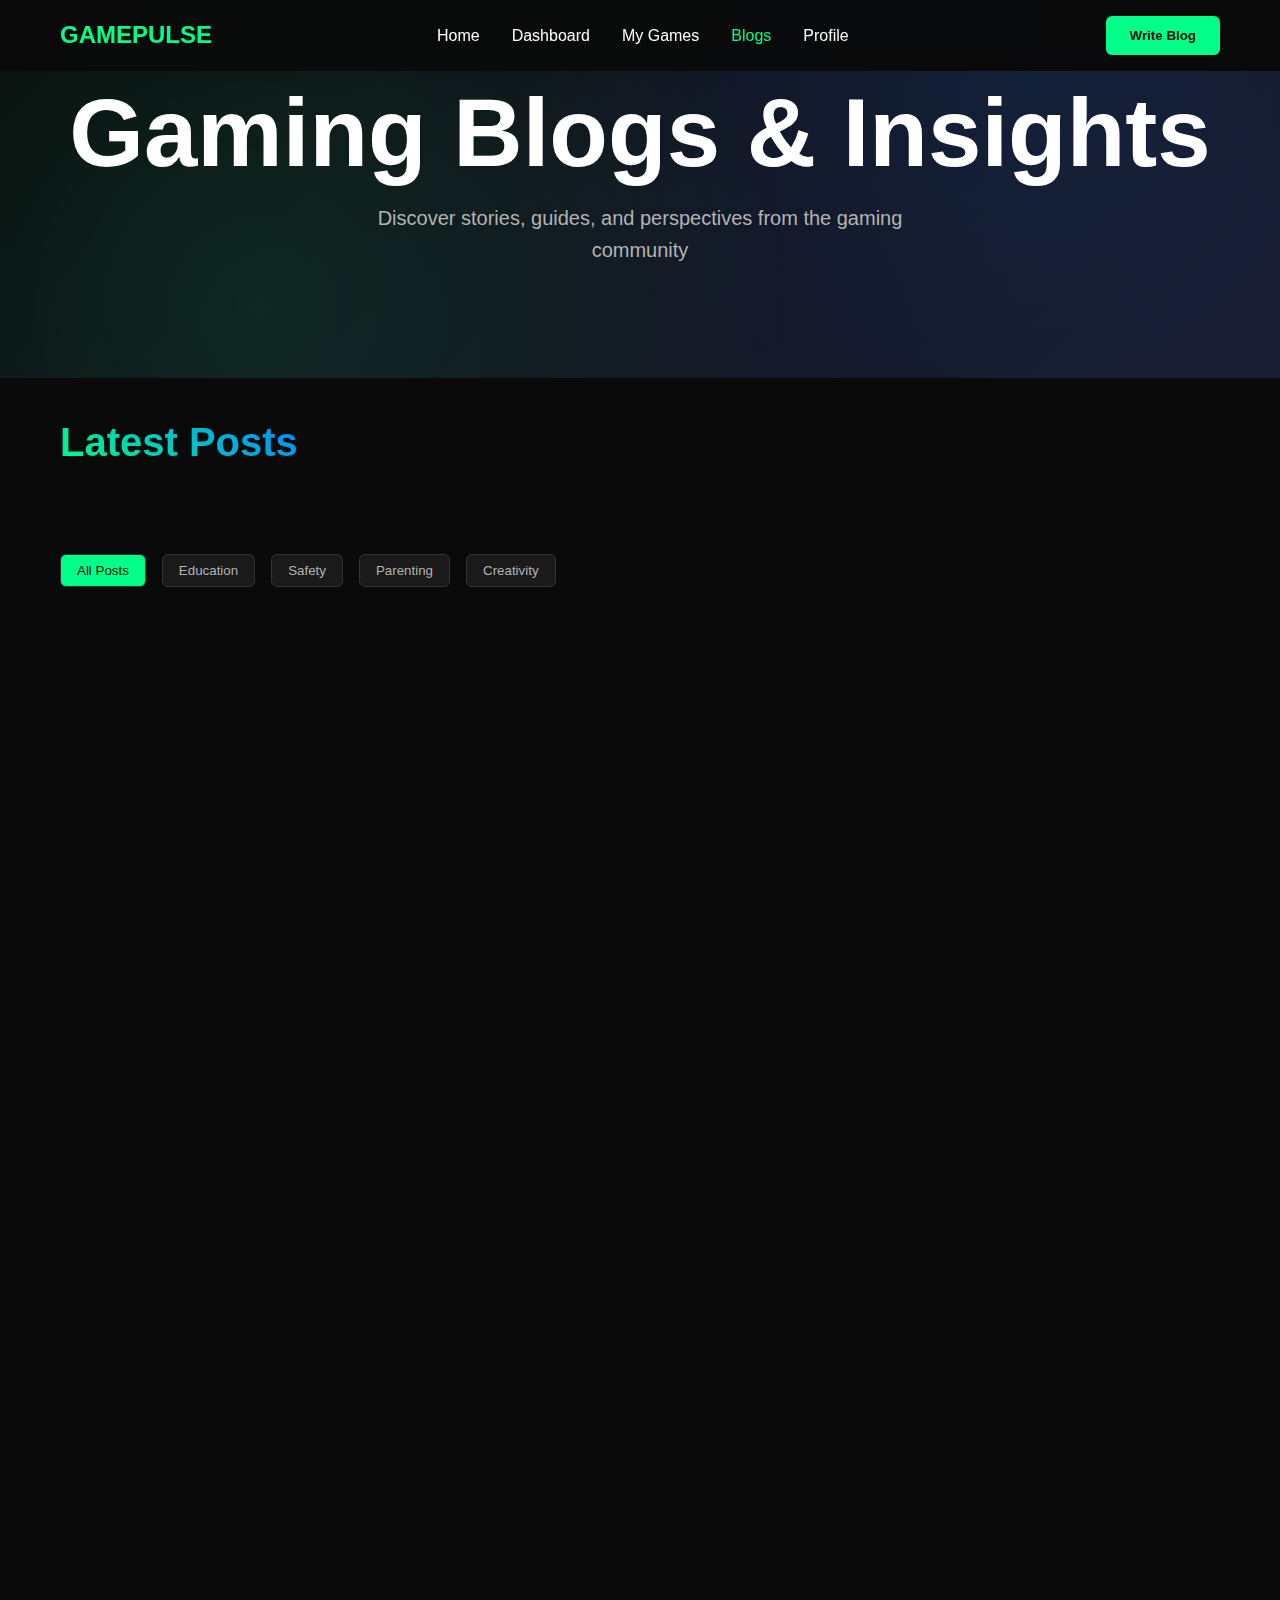
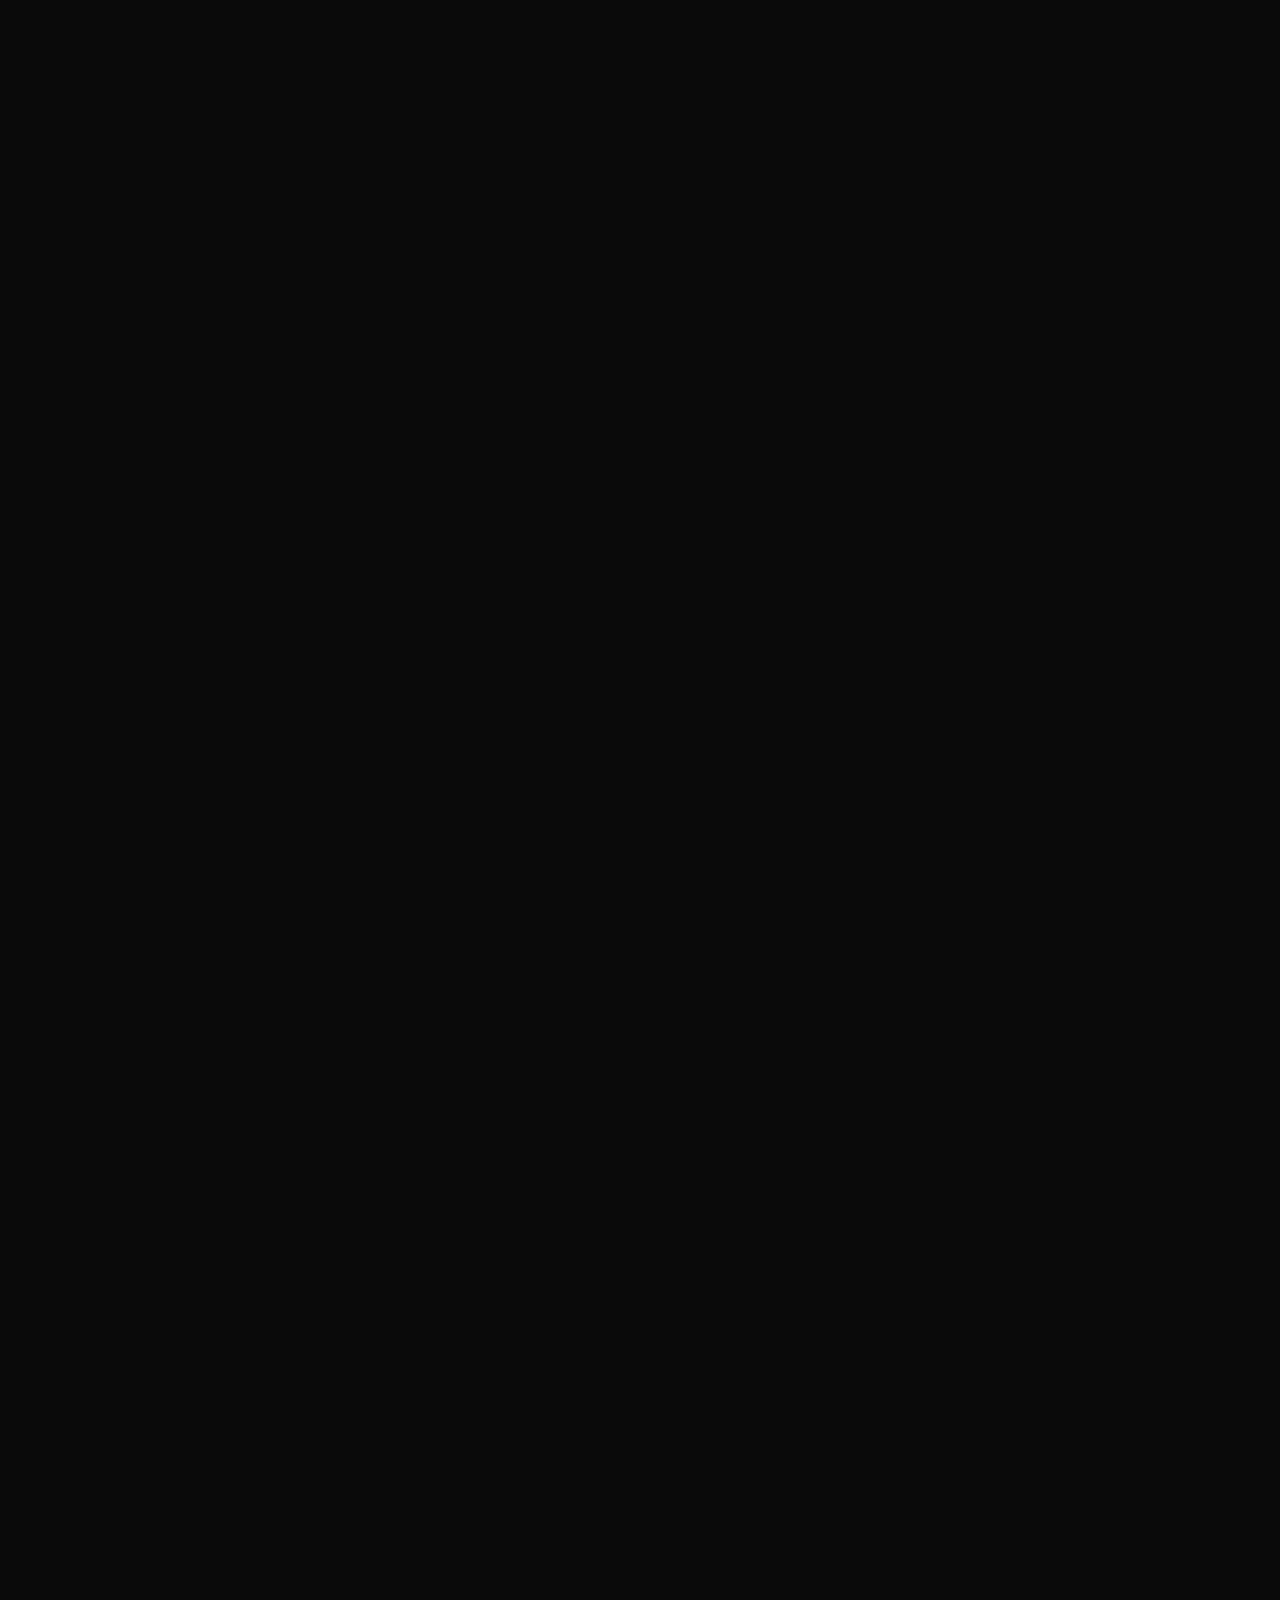
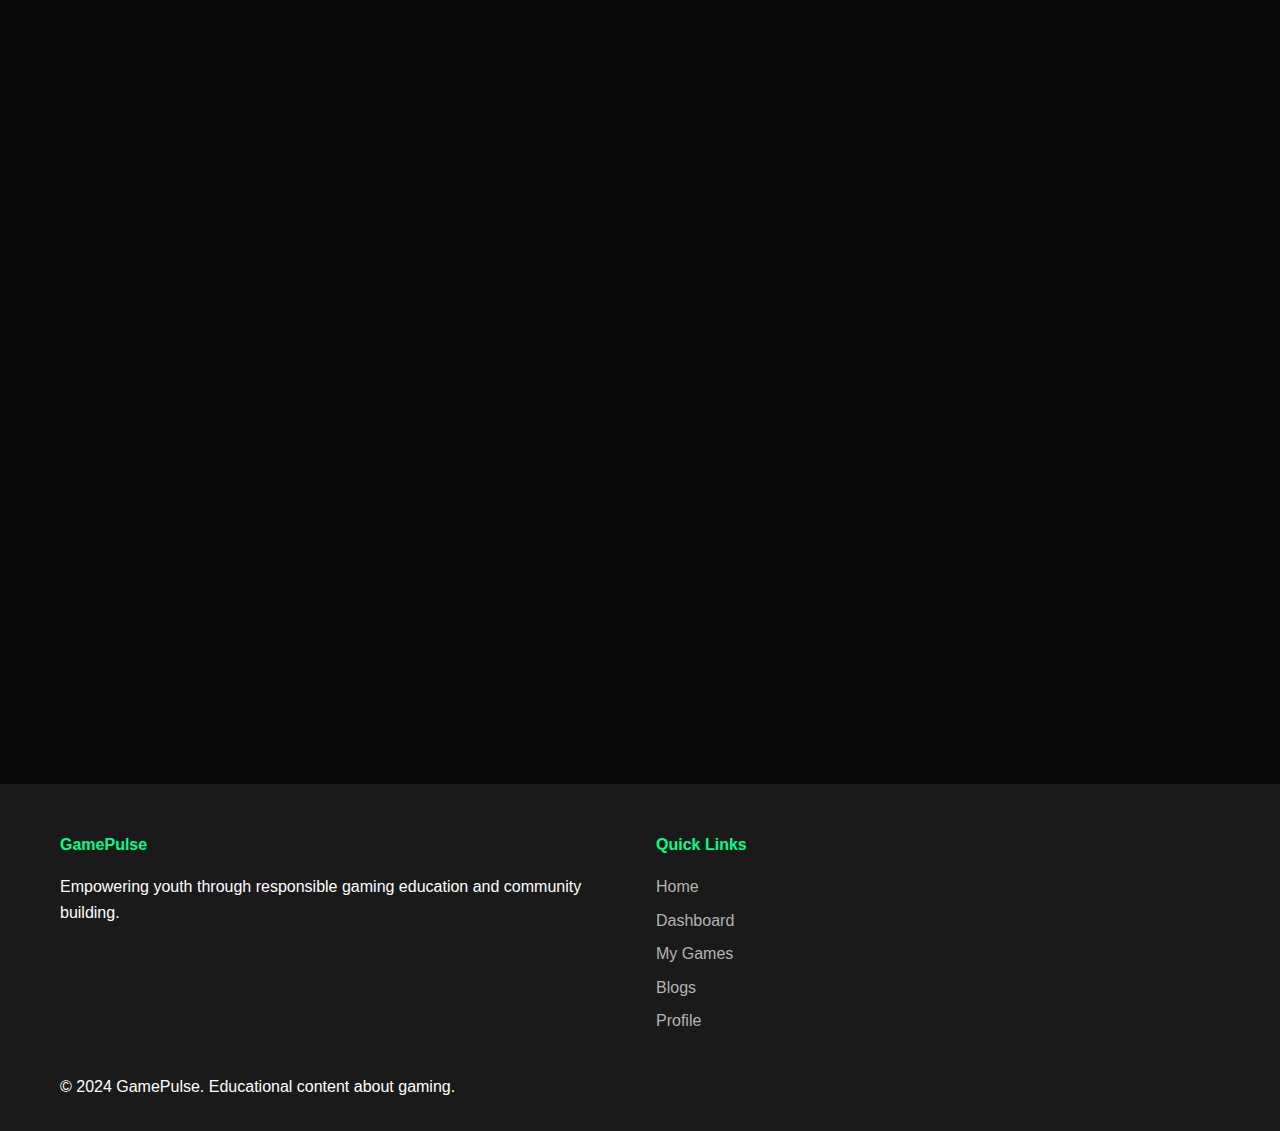
<file: blogs.html>
<!DOCTYPE html>
<html lang="en">
<head>
    <meta charset="UTF-8">
    <meta name="viewport" content="width=device-width, initial-scale=1.0">
    <title>Blogs - GamePulse | Gaming Insights</title>
    <link rel="stylesheet" href="style.css">
    <link href="https://fonts.googleapis.com/css2?family=Inter:wght@300;400;500;600;700&display=swap" rel="stylesheet">
    <style>
        .blogs-header {
            display: flex;
            justify-content: space-between;
            align-items: center;
            margin-bottom: 2rem;
            flex-wrap: wrap;
            gap: 1rem;
        }

        .create-blog-btn {
            display: none;
        }

        .blogs-filter {
            display: flex;
            gap: 1rem;
            margin-bottom: 2rem;
            flex-wrap: wrap;
        }

        .filter-btn {
            padding: 8px 16px;
            background: var(--bg-secondary);
            border: 1px solid #333;
            border-radius: 6px;
            color: var(--text-secondary);
            cursor: pointer;
            transition: var(--transition);
        }

        .filter-btn.active {
            background: var(--accent-primary);
            color: var(--bg-primary);
        }

        .blogs-grid {
            display: grid;
            grid-template-columns: repeat(auto-fill, minmax(350px, 1fr));
            gap: 2rem;
            margin-bottom: 3rem;
        }

        .blog-card {
            background: var(--bg-secondary);
            border-radius: var(--border-radius);
            border: 1px solid #333;
            overflow: hidden;
            transition: var(--transition);
            cursor: pointer;
        }

        .blog-card:hover {
            transform: translateY(-5px);
            border-color: var(--accent-primary);
            box-shadow: 0 10px 30px rgba(0, 0, 0, 0.3);
        }

        .blog-card-header {
            padding: 1.5rem;
            border-bottom: 1px solid #333;
        }

        .blog-category {
            display: inline-block;
            padding: 4px 8px;
            border-radius: 12px;
            font-size: 0.8rem;
            font-weight: 600;
            margin-bottom: 0.5rem;
        }

        .blog-card-body {
            padding: 1.5rem;
        }

        .blog-stats {
            display: flex;
            gap: 1rem;
            color: var(--text-secondary);
            font-size: 0.9rem;
            margin-top: 1rem;
        }

        .author-info {
            display: flex;
            align-items: center;
            gap: 0.5rem;
            margin-top: 1rem;
            padding-top: 1rem;
            border-top: 1px solid #333;
        }

        .author-avatar {
            width: 30px;
            height: 30px;
            border-radius: 50%;
            background: var(--accent-primary);
            display: flex;
            align-items: center;
            justify-content: center;
            font-size: 0.8rem;
            font-weight: bold;
            color: var(--bg-primary);
        }
    </style>
</head>
<body>
    <!-- Progress Bar -->
    <div class="progress-bar"></div>

    <!-- Navigation -->
    <nav class="navbar">
        <div class="nav-container">
            <div class="nav-logo" data-glitch onclick="location.href='index.html'">GAMEPULSE</div>
            <div class="nav-menu">
                <a href="index.html" class="nav-link">Home</a>
                <a href="dashboard.html" class="nav-link">Dashboard</a>
                <a href="games.html" class="nav-link">My Games</a>
                <a href="blogs.html" class="nav-link active">Blogs</a>
                <a href="profile.html" class="nav-link">Profile</a>
                <!-- Dynamic links based on role -->
                <span id="roleLinks"></span>
            </div>
            <button class="btn primary" onclick="location.href='#create-blog'">Write Blog</button>
        </div>
    </nav>

    <!-- Blogs Header -->
    <section class="hero mini-hero">
        <div class="hero-container">
            <h1 class="hero-title">Gaming Blogs & Insights</h1>
            <p class="hero-subtitle">Discover stories, guides, and perspectives from the gaming community</p>
        </div>
    </section>

    <!-- Blog Content -->
    <section class="blog-content">
        <div class="container">
            <div class="blogs-header">
                <h2 class="section-title">Latest Posts</h2>
                <button class="btn primary create-blog-btn" onclick="location.href='create-blog.html'">Write New Blog</button>
            </div>

            <div class="blogs-filter">
                <button class="filter-btn active" onclick="filterBlogs('all')">All Posts</button>
                <button class="filter-btn" onclick="filterBlogs('education')">Education</button>
                <button class="filter-btn" onclick="filterBlogs('safety')">Safety</button>
                <button class="filter-btn" onclick="filterBlogs('parenting')">Parenting</button>
                <button class="filter-btn" onclick="filterBlogs('creativity')">Creativity</button>
            </div>

            <div class="blogs-grid" id="blogsGrid">
                <!-- Blog posts will be loaded here -->
            </div>

            <!-- Original Blog Articles (Fallback) -->
            <article id="roblox-good" class="blog-article">
                <div class="blog-header">
                    <span class="blog-category positive">Positive Impact</span>
                    <h2>The Bright Side: How Roblox Empowers Young Minds</h2>
                    <div class="blog-meta">By Alex Chen • January 15, 2024 • 5 min read</div>
                </div>
                
                <div class="blog-body">
                    <h3>🎨 Creativity Unleashed</h3>
                    <p>Roblox isn't just a game - it's a creation platform. With Roblox Studio, kids learn:</p>
                    <ul>
                        <li><strong>3D Modeling:</strong> Building virtual worlds from scratch</li>
                        <li><strong>Basic Coding:</strong> Lua scripting introduces programming concepts</li>
                        <li><strong>Game Design:</strong> Understanding game mechanics and user experience</li>
                    </ul>

                    <h3>💼 Young Entrepreneurs</h3>
                    <p>Did you know some teens earn real money through Roblox?</p>
                    <div class="stat-box">
                        <p>"Over 300 developers earned $100,000+ in 2022 through Roblox"</p>
                    </div>
                    <p>They learn:</p>
                    <ul>
                        <li>Digital marketing skills</li>
                        <li>Customer service understanding</li>
                        <li>Financial literacy basics</li>
                    </ul>

                    <h3>🤝 Social Skills Development</h3>
                    <p>When used responsibly, Roblox can help develop:</p>
                    <ul>
                        <li>Teamwork and collaboration</li>
                        <li>Problem-solving abilities</li>
                        <li>Digital communication skills</li>
                    </ul>
                </div>
            </article>

            <article id="roblox-bad" class="blog-article">
                <div class="blog-header">
                    <span class="blog-category warning">Safety Guide</span>
                    <h2>Understanding the Concerns: Roblox Safety Guide</h2>
                    <div class="blog-meta">By Maria Gonzalez • January 12, 2024 • 6 min read</div>
                </div>
                
                <div class="blog-body">
                    <h3>🛡️ Online Safety First</h3>
                    <p>While Roblox has many benefits, parents should be aware of:</p>
                    
                    <h4>Privacy Concerns</h4>
                    <ul>
                        <li>Chat features can expose kids to strangers</li>
                        <li>In-game purchases need monitoring</li>
                        <li>Personal information protection is crucial</li>
                    </ul>

                    <h4>Screen Time Management</h4>
                    <p>Recommended limits by age:</p>
                    <div class="age-limits">
                        <div class="age-limit-card">
                            <h5>6-12 years</h5>
                            <p>1-2 hours daily</p>
                        </div>
                        <div class="age-limit-card">
                            <h5>13-17 years</h5>
                            <p>2-3 hours daily</p>
                        </div>
                    </div>

                    <h3>🔧 Parental Controls</h3>
                    <p>Essential settings every parent should enable:</p>
                    <ul>
                        <li><strong>Account Restrictions:</strong> Limit chat and game types</li>
                        <li><strong>Privacy Settings:</strong> Control who can message your child</li>
                        <li><strong>Monthly Spending Limits:</strong> Prevent unexpected purchases</li>
                    </ul>
                </div>
            </article>

            <article id="parent-guide" class="blog-article">
                <div class="blog-header">
                    <span class="blog-category guide">Parent Guide</span>
                    <h2>The Ultimate Parent's Guide to Roblox</h2>
                    <div class="blog-meta">By Dr. Sarah Johnson • January 10, 2024 • 4 min read</div>
                </div>
                
                <div class="blog-body">
                    <h3>👪 Getting Involved</h3>
                    <p>The best approach? Play together!</p>
                    <ul>
                        <li>Ask your child to teach you their favorite game</li>
                        <li>Discuss the games they play and why they enjoy them</li>
                        <li>Set clear rules and time limits together</li>
                    </ul>

                    <h3>💬 Conversation Starters</h3>
                    <p>Instead of "stop playing," try asking:</p>
                    <div class="conversation-tips">
                        <p>"Can you show me what you built today?"</p>
                        <p>"What did you learn while playing?"</p>
                        <p>"How do you stay safe while talking to others?"</p>
                    </div>

                    <h3>✅ Balanced Approach</h3>
                    <p>Remember: gaming is one of many activities. Encourage:</p>
                    <ul>
                        <li>Outdoor play and physical activity</li>
                        <li>Reading and creative hobbies</li>
                        <li>Family time without screens</li>
                    </ul>
                </div>
            </article>
        </div>
    </section>

    <!-- Footer -->
    <footer class="footer">
        <div class="container">
            <div class="footer-content">
                <div class="footer-section">
                    <h4>GamePulse</h4>
                    <p>Empowering youth through responsible gaming education and community building.</p>
                </div>
                <div class="footer-section">
                    <h4>Quick Links</h4>
                    <a href="index.html">Home</a>
                    <a href="dashboard.html">Dashboard</a>
                    <a href="games.html">My Games</a>
                    <a href="blogs.html">Blogs</a>
                    <a href="profile.html">Profile</a>
                </div>
            </div>
            <p>&copy; 2024 GamePulse. Educational content about gaming.</p>
        </div>
    </footer>

    <script src="scripts/script.js"></script>
    <script>
        // Check if user can create blogs
        const currentUser = JSON.parse(localStorage.getItem('user')) || JSON.parse(localStorage.getItem('demoUser'));
        if (currentUser && (currentUser.role === 'admin' || currentUser.role === 'content-creator' || currentUser.role === 'youth-mentor' || currentUser.role === 'owner')) {
            document.querySelector('.create-blog-btn').style.display = 'block';
        }

        function loadBlogs() {
            const blogPosts = JSON.parse(localStorage.getItem('blogPosts') || '[]');
            const blogsGrid = document.getElementById('blogsGrid');
            
            if (blogPosts.length === 0) {
                // Show original content if no custom blogs
                return;
            }
            
            blogsGrid.innerHTML = blogPosts.map(blog => `
                <div class="blog-card" onclick="viewBlog(${blog.id})">
                    <div class="blog-card-header">
                        <span class="blog-category ${getCategoryClass(blog.category)}">${formatCategory(blog.category)}</span>
                        <h3>${blog.title}</h3>
                    </div>
                    <div class="blog-card-body">
                        <p>${blog.content.substring(0, 150)}...</p>
                        <div class="blog-stats">
                            <span>👁️ ${blog.views || 0} views</span>
                            <span>❤️ ${blog.likes || 0} likes</span>
                            <span>💬 ${blog.comments ? blog.comments.length : 0} comments</span>
                        </div>
                        <div class="author-info">
                            <div class="author-avatar">${getInitials(blog.authorName)}</div>
                            <div>
                                <strong>${blog.authorName}</strong>
                                <div style="font-size: 0.8rem; color: var(--text-secondary);">${formatRole(blog.authorRole)}</div>
                            </div>
                        </div>
                    </div>
                </div>
            `).join('');
        }

        function getCategoryClass(category) {
            const classes = {
                'education': 'positive',
                'safety': 'warning',
                'parenting': 'guide',
                'creativity': 'positive',
                'coding': 'positive',
                'community': 'positive'
            };
            return classes[category] || 'positive';
        }

        function formatCategory(category) {
            const categories = {
                'education': 'Education',
                'safety': 'Safety',
                'parenting': 'Parent Guide',
                'creativity': 'Creativity',
                'coding': 'Coding',
                'community': 'Community'
            };
            return categories[category] || category;
        }

        function getInitials(name) {
            return name.split(' ').map(n => n[0]).join('').toUpperCase();
        }

        function formatRole(role) {
            const roles = {
                'gamer': 'Gamer',
                'content-creator': 'Content Creator',
                'youth-mentor': 'Youth Mentor',
                'admin': 'Admin',
                'owner': 'Owner'
            };
            return roles[role] || role;
        }

        function viewBlog(blogId) {
            // For now, just show an alert. In a real app, you'd navigate to a blog detail page.
            alert('Blog detail view would open here! In a full implementation, this would show the complete blog post.');
        }

        function filterBlogs(category) {
            // Update active filter button
            document.querySelectorAll('.filter-btn').forEach(btn => {
                btn.classList.remove('active');
            });
            event.target.classList.add('active');
            
            // Filter logic would go here
            console.log('Filtering by:', category);
        }

        // Update navigation based on user role
        function updateNavigation() {
            const roleLinks = document.getElementById('roleLinks');
            if (currentUser && (currentUser.role === 'admin' || currentUser.role === 'owner')) {
                roleLinks.innerHTML = '<a href="admin.html" class="nav-link">Admin Panel</a>';
            } else if (currentUser && ['content-creator', 'youth-mentor'].includes(currentUser.role)) {
                roleLinks.innerHTML = '<a href="create-blog.html" class="nav-link">Create Blog</a>';
            }
        }

        // Initialize when page loads
        document.addEventListener('DOMContentLoaded', function() {
            loadBlogs();
            updateNavigation();
        });
    </script>
</body>
</html>
</file>
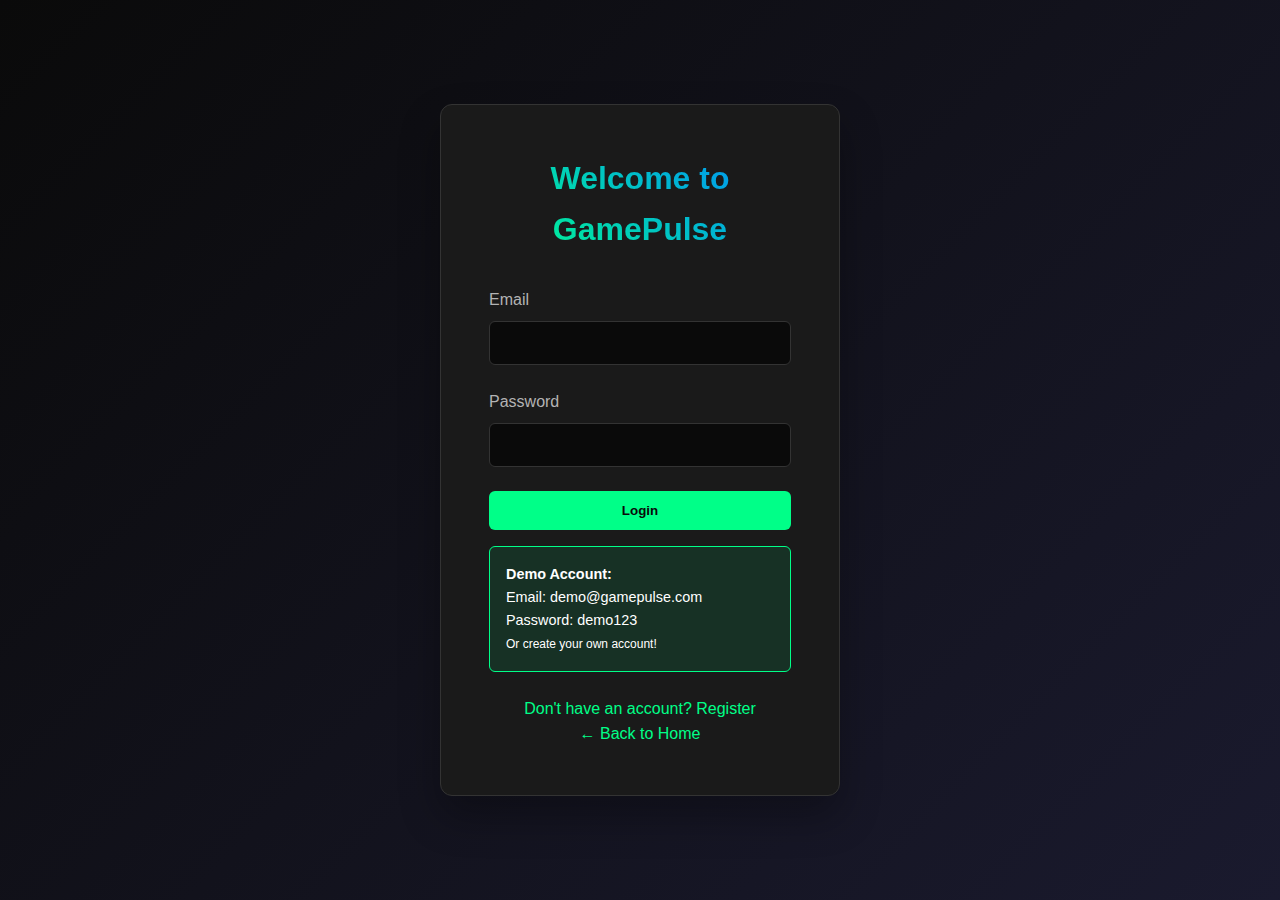
<file: create-blog.html>
<!DOCTYPE html>
<html lang="en">
<head>
    <meta charset="UTF-8">
    <meta name="viewport" content="width=device-width, initial-scale=1.0">
    <title>Create Blog - GamePulse</title>
    <link rel="stylesheet" href="style.css">
    <link href="https://fonts.googleapis.com/css2?family=Inter:wght@300;400;500;600;700&display=swap" rel="stylesheet">
    <style>
        .create-container {
            padding: 100px 20px 50px;
            max-width: 800px;
            margin: 0 auto;
        }
        
        .create-form {
            background: var(--bg-secondary);
            padding: 2rem;
            border-radius: var(--border-radius);
            border: 1px solid #333;
        }
        
        .form-group {
            margin-bottom: 1.5rem;
        }
        
        .form-group label {
            display: block;
            margin-bottom: 0.5rem;
            color: var(--text-secondary);
            font-weight: 600;
        }
        
        .form-group input, .form-group select, .form-group textarea {
            width: 100%;
            padding: 12px;
            background: var(--bg-primary);
            border: 1px solid #333;
            border-radius: 6px;
            color: var(--text-primary);
            font-size: 1rem;
            font-family: 'Inter', sans-serif;
        }
        
        .form-group input:focus, .form-group select:focus, .form-group textarea:focus {
            outline: none;
            border-color: var(--accent-primary);
        }
        
        .form-group textarea {
            min-height: 300px;
            resize: vertical;
            line-height: 1.6;
        }
        
        .form-actions {
            display: flex;
            gap: 1rem;
            margin-top: 2rem;
            flex-wrap: wrap;
        }
        
        .error-message {
            color: #ff4444;
            margin-top: 1rem;
            padding: 1rem;
            background: rgba(255, 68, 68, 0.1);
            border-radius: 6px;
            border-left: 4px solid #ff4444;
            display: none;
        }
        
        .success-message {
            color: var(--accent-primary);
            margin-top: 1rem;
            padding: 1rem;
            background: rgba(0, 255, 136, 0.1);
            border-radius: 6px;
            border-left: 4px solid var(--accent-primary);
            display: none;
        }
        
        .logout-btn {
            background: #ff4444;
            color: white;
            border: none;
            padding: 0.5rem 1rem;
            border-radius: 4px;
            cursor: pointer;
        }

        .writing-tips {
            background: rgba(0, 136, 255, 0.1);
            border: 1px solid var(--accent-secondary);
            border-radius: 6px;
            padding: 1.5rem;
            margin-bottom: 2rem;
        }

        .writing-tips h3 {
            color: var(--accent-secondary);
            margin-bottom: 1rem;
        }

        .writing-tips ul {
            list-style: none;
            padding: 0;
        }

        .writing-tips li {
            padding: 0.5rem 0;
            color: var(--text-secondary);
        }

        .writing-tips li:before {
            content: "💡 ";
            color: var(--accent-secondary);
        }
    </style>
</head>
<body>
    <!-- Navigation -->
    <nav class="navbar">
        <div class="nav-container">
            <div class="nav-logo" data-glitch onclick="location.href='index.html'">GAMEPULSE</div>
            <div class="nav-menu">
                <a href="dashboard.html" class="nav-link">Dashboard</a>
                <a href="games.html" class="nav-link">My Games</a>
                <a href="blogs.html" class="nav-link">Blogs</a>
                <a href="profile.html" class="nav-link">My Profile</a>
                <a href="create-blog.html" class="nav-link active">Create Blog</a>
            </div>
            <button class="logout-btn" onclick="logout()">Logout</button>
        </div>
    </nav>

    <div class="create-container">
        <h1 class="section-title">Create New Blog Post</h1>

        <div class="writing-tips">
            <h3>📝 Writing Tips</h3>
            <ul>
                <li>Start with an engaging title that captures attention</li>
                <li>Use clear paragraphs and headings to organize your thoughts</li>
                <li>Share personal experiences and insights</li>
                <li>Include practical tips and advice for readers</li>
                <li>Proofread before publishing</li>
            </ul>
        </div>
        
        <div class="create-form">
            <form id="blogForm">
                <div class="form-group">
                    <label for="title">Blog Title *</label>
                    <input type="text" id="title" name="title" required placeholder="Enter an engaging title...">
                </div>
                
                <div class="form-group">
                    <label for="category">Category *</label>
                    <select id="category" name="category" required>
                        <option value="">Select a category</option>
                        <option value="education">Education & Learning</option>
                        <option value="safety">Online Safety</option>
                        <option value="parenting">Parent Guides</option>
                        <option value="creativity">Creativity & Design</option>
                        <option value="coding">Coding & Development</option>
                        <option value="community">Community & Social</option>
                        <option value="gaming">Gaming Culture</option>
                        <option value="reviews">Game Reviews</option>
                    </select>
                </div>
                
                <div class="form-group">
                    <label for="content">Blog Content *</label>
                    <textarea id="content" name="content" required placeholder="Write your blog content here... You can use basic formatting with paragraphs and headings."></textarea>
                </div>
                
                <div class="form-actions">
                    <button type="submit" class="btn primary">Publish Blog Post</button>
                    <button type="button" class="btn outline" onclick="saveDraft()">Save as Draft</button>
                    <a href="blogs.html" class="btn outline">Cancel</a>
                </div>
                
                <div class="error-message" id="errorMessage"></div>
                <div class="success-message" id="successMessage"></div>
            </form>
        </div>
    </div>

    <script>
        // Check authentication and permissions
        const currentUser = JSON.parse(localStorage.getItem('user')) || JSON.parse(localStorage.getItem('demoUser'));
        if (!currentUser) {
            window.location.href = 'login.html';
        }

        // Allow admin, content-creator, youth-mentor, and owner to create blogs
        const allowedRoles = ['admin', 'content-creator', 'youth-mentor', 'owner'];
        if (!allowedRoles.includes(currentUser.role)) {
            alert('You do not have permission to create blog posts. Please upgrade to Content Creator role.');
            window.location.href = 'profile.html';
        }

        // Load any existing draft
        function loadDraft() {
            const draft = localStorage.getItem('blogDraft');
            if (draft) {
                const draftData = JSON.parse(draft);
                document.getElementById('title').value = draftData.title || '';
                document.getElementById('category').value = draftData.category || '';
                document.getElementById('content').value = draftData.content || '';
                
                if (draftData.title || draftData.content) {
                    showSuccess('Draft loaded automatically. You can continue editing.');
                }
            }
        }

        function saveDraft() {
            const title = document.getElementById('title').value.trim();
            const category = document.getElementById('category').value;
            const content = document.getElementById('content').value.trim();
            
            const draftData = {
                title: title,
                category: category,
                content: content,
                savedAt: new Date().toISOString()
            };
            
            localStorage.setItem('blogDraft', JSON.stringify(draftData));
            showSuccess('Draft saved successfully!');
        }

        function clearDraft() {
            localStorage.removeItem('blogDraft');
        }

        document.getElementById('blogForm').addEventListener('submit', function(e) {
            e.preventDefault();
            
            const title = document.getElementById('title').value.trim();
            const category = document.getElementById('category').value;
            const content = document.getElementById('content').value.trim();
            
            // Validation
            if (!title || !category || !content) {
                showError('Please fill in all required fields');
                return;
            }

            if (content.length < 50) {
                showError('Blog content should be at least 50 characters long');
                return;
            }
            
            // Create blog post
            const blogPosts = JSON.parse(localStorage.getItem('blogPosts') || '[]');
            const newPost = {
                id: Date.now(),
                title: title,
                category: category,
                content: content,
                tags: getTagsFromContent(content),
                authorId: currentUser.id,
                authorName: currentUser.name,
                authorRole: currentUser.role,
                status: 'approved', // Auto-approve for admins and owners
                createdAt: new Date().toISOString(),
                views: 0,
                likes: 0,
                comments: []
            };
            
            blogPosts.push(newPost);
            localStorage.setItem('blogPosts', JSON.stringify(blogPosts));
            
            // Clear draft
            clearDraft();
            
            // Clear form
            document.getElementById('blogForm').reset();
            
            showSuccess('Blog post published successfully! Redirecting to blogs...');
            
            // Redirect to blogs after 2 seconds
            setTimeout(() => {
                window.location.href = 'blogs.html';
            }, 2000);
        });

        function getTagsFromContent(content) {
            // Simple tag extraction - in a real app, this would be more sophisticated
            const commonTags = ['gaming', 'education', 'safety', 'parenting', 'creativity', 'coding', 'community'];
            const foundTags = commonTags.filter(tag => 
                content.toLowerCase().includes(tag)
            );
            return foundTags.length > 0 ? foundTags : ['general'];
        }

        function showError(message) {
            const errorDiv = document.getElementById('errorMessage');
            const successDiv = document.getElementById('successMessage');
            
            errorDiv.textContent = message;
            errorDiv.style.display = 'block';
            successDiv.style.display = 'none';
        }

        function showSuccess(message) {
            const errorDiv = document.getElementById('errorMessage');
            const successDiv = document.getElementById('successMessage');
            
            successDiv.textContent = message;
            successDiv.style.display = 'block';
            errorDiv.style.display = 'none';
        }

        function logout() {
            if (confirm('Are you sure you want to logout?')) {
                localStorage.removeItem('user');
                localStorage.removeItem('demoUser');
                window.location.href = 'login.html';
            }
        }

        // Auto-save draft every 30 seconds
        setInterval(saveDraft, 30000);

        // Initialize when page loads
        document.addEventListener('DOMContentLoaded', function() {
            loadDraft();
            
            // Show auto-save indicator
            console.log('Auto-save enabled: Draft will be saved every 30 seconds');
        });
    </script>
</body>
</html>
</file>
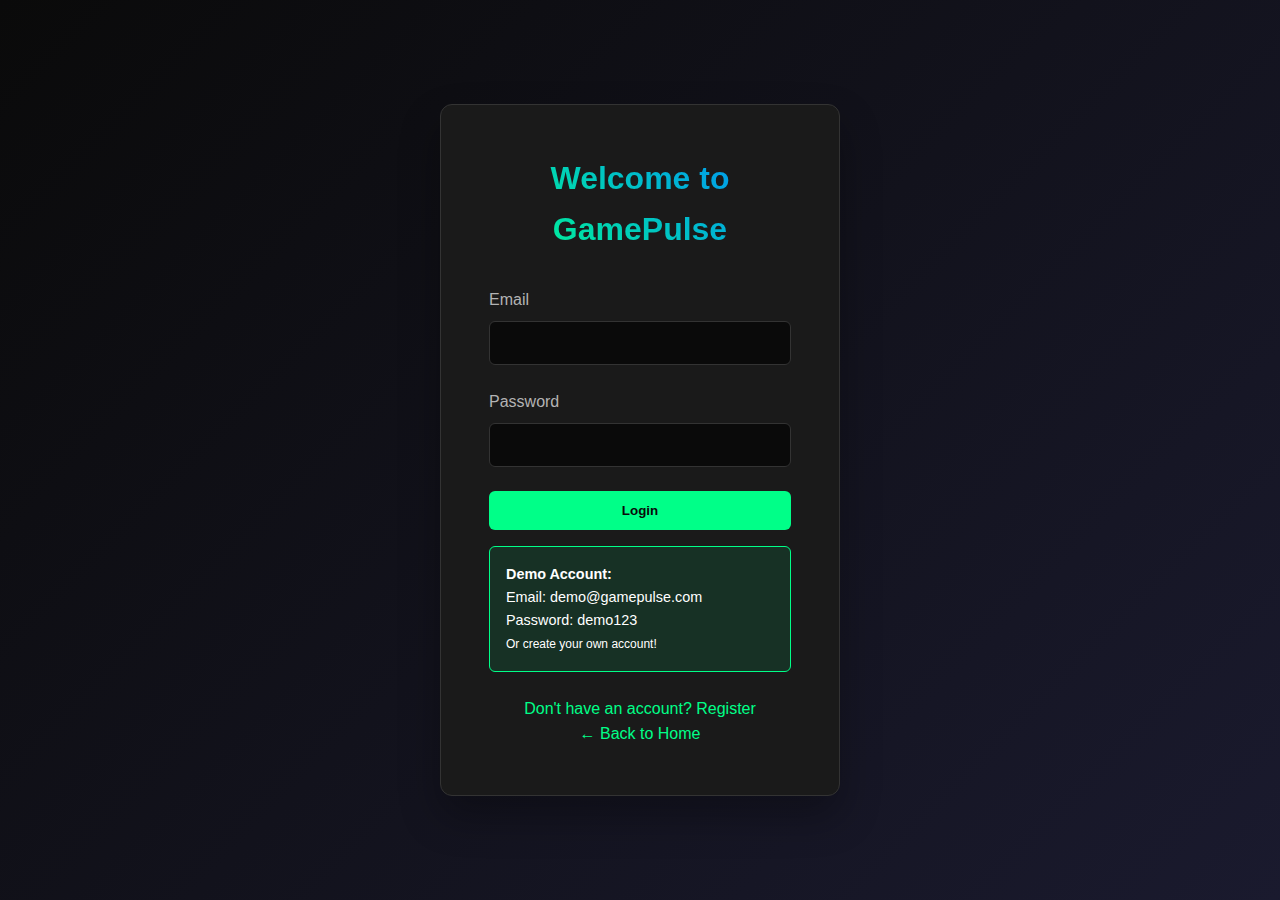
<file: dashboard.html>
<!DOCTYPE html>
<html lang="en">
<head>
    <meta charset="UTF-8">
    <meta name="viewport" content="width=device-width, initial-scale=1.0">
    <title>Dashboard - GamePulse</title>
    <link rel="stylesheet" href="style.css">
    <link href="https://fonts.googleapis.com/css2?family=Inter:wght@300;400;500;600;700&display=swap" rel="stylesheet">
    <style>
        .dashboard-container {
            padding: 100px 20px 50px;
            max-width: 1200px;
            margin: 0 auto;
        }
        
        .welcome-section {
            background: var(--bg-secondary);
            padding: 2rem;
            border-radius: var(--border-radius);
            border: 1px solid #333;
            margin-bottom: 2rem;
            text-align: center;
        }
        
        .welcome-title {
            font-size: 2.5rem;
            margin-bottom: 1rem;
            background: linear-gradient(45deg, var(--accent-primary), var(--accent-secondary));
            -webkit-background-clip: text;
            -webkit-text-fill-color: transparent;
            background-clip: text;
        }
        
        .dashboard-grid {
            display: grid;
            grid-template-columns: 2fr 1fr;
            gap: 2rem;
        }
        
        @media (max-width: 768px) {
            .dashboard-grid {
                grid-template-columns: 1fr;
            }
        }
        
        .quick-stats {
            display: grid;
            grid-template-columns: repeat(auto-fit, minmax(150px, 1fr));
            gap: 1rem;
            margin-bottom: 2rem;
        }
        
        .stat-card {
            background: var(--bg-secondary);
            padding: 1.5rem;
            border-radius: var(--border-radius);
            border: 1px solid #333;
            text-align: center;
        }
        
        .stat-number {
            font-size: 2rem;
            font-weight: 700;
            color: var(--accent-primary);
            margin-bottom: 0.5rem;
        }
        
        .continue-playing {
            background: var(--bg-secondary);
            padding: 1.5rem;
            border-radius: var(--border-radius);
            border: 1px solid #333;
            margin-bottom: 2rem;
        }
        
        .game-card {
            display: flex;
            align-items: center;
            gap: 1rem;
            padding: 1rem;
            background: var(--bg-primary);
            border-radius: 8px;
            margin-bottom: 1rem;
            cursor: pointer;
            transition: var(--transition);
        }
        
        .game-card:hover {
            border-color: var(--accent-primary);
            transform: translateX(5px);
        }
        
        .game-cover {
            width: 60px;
            height: 60px;
            border-radius: 8px;
            background: linear-gradient(45deg, #333, #555);
            display: flex;
            align-items: center;
            justify-content: center;
            font-size: 1.5rem;
        }
        
        .game-info h4 {
            margin-bottom: 0.25rem;
        }
        
        .game-info p {
            color: var(--text-secondary);
            font-size: 0.9rem;
            margin: 0;
        }
        
        .recent-activity {
            background: var(--bg-secondary);
            padding: 1.5rem;
            border-radius: var(--border-radius);
            border: 1px solid #333;
        }
        
        .activity-item {
            padding: 1rem;
            border-bottom: 1px solid #333;
            display: flex;
            align-items: center;
            gap: 1rem;
        }
        
        .activity-item:last-child {
            border-bottom: none;
        }
        
        .activity-icon {
            width: 40px;
            height: 40px;
            border-radius: 50%;
            background: var(--accent-primary);
            display: flex;
            align-items: center;
            justify-content: center;
            color: var(--bg-primary);
            font-weight: bold;
        }
        
        .friend-activity {
            background: var(--bg-secondary);
            padding: 1.5rem;
            border-radius: var(--border-radius);
            border: 1px solid #333;
            margin-top: 2rem;
        }
        
        .no-games {
            text-align: center;
            padding: 2rem;
            color: var(--text-secondary);
        }
    </style>
</head>
<body>
    <!-- Navigation -->
    <nav class="navbar">
        <div class="nav-container">
            <div class="nav-logo" data-glitch onclick="location.href='index.html'">GAMEPULSE</div>
            <div class="nav-menu">
                <a href="dashboard.html" class="nav-link active">Dashboard</a>
                <a href="games.html" class="nav-link">My Games</a>
                <a href="blogs.html" class="nav-link">Blogs</a>
                <a href="profile.html" class="nav-link">Profile</a>
                <!-- Dynamic links based on role -->
                <span id="roleLinks"></span>
            </div>
            <button class="logout-btn" onclick="logout()">Logout</button>
        </div>
    </nav>

    <div class="dashboard-container">
        <!-- Welcome Section -->
        <div class="welcome-section">
            <h1 class="welcome-title">Welcome Back, <span id="userName">Player</span>! 🎮</h1>
            <p>Here's your gaming pulse for today. Ready to continue your quest?</p>
        </div>
        
        <!-- Quick Stats -->
        <div class="quick-stats">
            <div class="stat-card">
                <div class="stat-number" id="totalGames">0</div>
                <div>Total Games</div>
            </div>
            <div class="stat-card">
                <div class="stat-number" id="totalPlaytime">0h</div>
                <div>Total Playtime</div>
            </div>
            <div class="stat-card">
                <div class="stat-number" id="completedGames">0</div>
                <div>Completed</div>
            </div>
            <div class="stat-card">
                <div class="stat-number" id="backlogCount">0</div>
                <div>In Backlog</div>
            </div>
        </div>
        
        <div class="dashboard-grid">
            <!-- Left Column -->
            <div>
                <!-- Continue Playing -->
                <div class="continue-playing">
                    <h3>Continue Your Quest</h3>
                    <div id="recentGames">
                        <!-- Recent games will be populated here -->
                        <div class="no-games">
                            <p>No recent games. <a href="games.html" style="color: var(--accent-primary);">Add some games to your library!</a></p>
                        </div>
                    </div>
                </div>
                
                <!-- Quick Actions -->
                <div class="continue-playing">
                    <h3>Quick Actions</h3>
                    <div style="display: grid; grid-template-columns: repeat(auto-fit, minmax(150px, 1fr)); gap: 1rem;">
                        <button class="btn outline" onclick="location.href='games.html'">🎮 Add Game</button>
                        <button class="btn outline" onclick="location.href='games.html?view=backlog'">📚 View Backlog</button>
                        <button class="btn outline" onclick="rollRandomGame()">🎲 Random Game</button>
                        <button class="btn outline" onclick="location.href='profile.html'">👤 My Profile</button>
                    </div>
                </div>
            </div>
            
            <!-- Right Column -->
            <div>
                <!-- Recent Activity -->
                <div class="recent-activity">
                    <h3>Your Activity</h3>
                    <div id="userActivity">
                        <div class="activity-item">
                            <div class="activity-icon">🎮</div>
                            <div>
                                <p><strong>Welcome to GamePulse!</strong></p>
                                <small>Start tracking your games to see your activity here.</small>
                            </div>
                        </div>
                    </div>
                </div>
                
                <!-- Friend Activity -->
                <div class="friend-activity">
                    <h3>Friend Activity</h3>
                    <div id="friendActivity">
                        <p style="color: var(--text-secondary); text-align: center; padding: 2rem;">
                            Connect with friends to see their gaming activity!
                        </p>
                    </div>
                </div>
            </div>
        </div>
    </div>

    <script src="scripts/script.js"></script>
    <script>
        // Check authentication
        const currentUser = JSON.parse(localStorage.getItem('user')) || JSON.parse(localStorage.getItem('demoUser'));
        if (!currentUser) {
            window.location.href = 'login.html';
        }

        // Initialize gaming data if not exists
        function initializeGamingData() {
            if (!localStorage.getItem('userGames')) {
                localStorage.setItem('userGames', JSON.stringify([]));
            }
            if (!localStorage.getItem('gamingActivity')) {
                localStorage.setItem('gamingActivity', JSON.stringify([]));
            }
            if (!localStorage.getItem('gameLibrary')) {
                // Sample game database
                const sampleGames = [
                    { id: 1, title: "The Legend of Zelda: Tears of the Kingdom", platform: "Nintendo Switch", genre: "Adventure", cover: "🗡️" },
                    { id: 2, title: "Baldur's Gate 3", platform: "PC", genre: "RPG", cover: "🐉" },
                    { id: 3, title: "Cyberpunk 2077", platform: "Multiplatform", genre: "RPG", cover: "🔫" },
                    { id: 4, title: "Minecraft", platform: "Multiplatform", genre: "Sandbox", cover: "⛏️" },
                    { id: 5, title: "Roblox", platform: "Multiplatform", genre: "Social", cover: "🧱" }
                ];
                localStorage.setItem('gameLibrary', JSON.stringify(sampleGames));
            }
        }

        function loadDashboard() {
            document.getElementById('userName').textContent = currentUser.name;
            
            const userGames = JSON.parse(localStorage.getItem('userGames') || '[]');
            const gamingActivity = JSON.parse(localStorage.getItem('gamingActivity') || '[]');
            
            // Update stats
            document.getElementById('totalGames').textContent = userGames.length;
            
            const totalPlaytime = userGames.reduce((total, game) => total + (game.playtime || 0), 0);
            document.getElementById('totalPlaytime').textContent = totalPlaytime + 'h';
            
            const completedGames = userGames.filter(game => game.status === 'completed').length;
            document.getElementById('completedGames').textContent = completedGames;
            
            const backlogCount = userGames.filter(game => game.status === 'backlog').length;
            document.getElementById('backlogCount').textContent = backlogCount;
            
            // Load recent games (last 3 played)
            const recentGames = userGames
                .filter(game => game.status === 'playing')
                .slice(0, 3);
            
            const recentGamesContainer = document.getElementById('recentGames');
            if (recentGames.length > 0) {
                recentGamesContainer.innerHTML = recentGames.map(game => `
                    <div class="game-card" onclick="viewGame(${game.id})">
                        <div class="game-cover">${game.cover || '🎮'}</div>
                        <div class="game-info">
                            <h4>${game.title}</h4>
                            <p>${game.platform} • ${game.playtime || 0}h played</p>
                        </div>
                    </div>
                `).join('');
            } else {
                recentGamesContainer.innerHTML = `
                    <div class="no-games">
                        <p>No recent games. <a href="games.html" style="color: var(--accent-primary);">Add some games to your library!</a></p>
                    </div>
                `;
            }
            
            // Load user activity
            const activityContainer = document.getElementById('userActivity');
            if (gamingActivity.length > 0) {
                activityContainer.innerHTML = gamingActivity.slice(0, 5).map(activity => `
                    <div class="activity-item">
                        <div class="activity-icon">${getActivityIcon(activity.type)}</div>
                        <div>
                            <p><strong>${activity.message}</strong></p>
                            <small>${new Date(activity.timestamp).toLocaleDateString()}</small>
                        </div>
                    </div>
                `).join('');
            }
        }

        function getActivityIcon(type) {
            const icons = {
                'game_added': '➕',
                'game_completed': '🏆',
                'playtime_logged': '⏱️',
                'achievement': '⭐'
            };
            return icons[type] || '🎮';
        }

        function viewGame(gameId) {
            window.location.href = `game-details.html?id=${gameId}`;
        }

        function rollRandomGame() {
            const userGames = JSON.parse(localStorage.getItem('userGames') || '[]');
            const backlogGames = userGames.filter(game => game.status === 'backlog');
            
            if (backlogGames.length === 0) {
                alert('No games in your backlog! Add some games first.');
                return;
            }
            
            const randomGame = backlogGames[Math.floor(Math.random() * backlogGames.length)];
            alert(`🎲 How about playing: ${randomGame.title}?`);
        }

        function logout() {
            if (confirm('Are you sure you want to logout?')) {
                localStorage.removeItem('user');
                localStorage.removeItem('demoUser');
                window.location.href = 'login.html';
            }
        }

        // Update navigation based on user role
        function updateNavigation() {
            const roleLinks = document.getElementById('roleLinks');
            if (currentUser.role === 'admin' || currentUser.role === 'owner') {
                roleLinks.innerHTML = '<a href="admin.html" class="nav-link">Admin</a>';
            } else if (['content-creator', 'youth-mentor'].includes(currentUser.role)) {
                roleLinks.innerHTML = '<a href="create-blog.html" class="nav-link">Create Blog</a>';
            }
        }

        // Initialize and load dashboard
        document.addEventListener('DOMContentLoaded', function() {
            initializeGamingData();
            loadDashboard();
            updateNavigation();
        });
    </script>
</body>
</html>
</file>
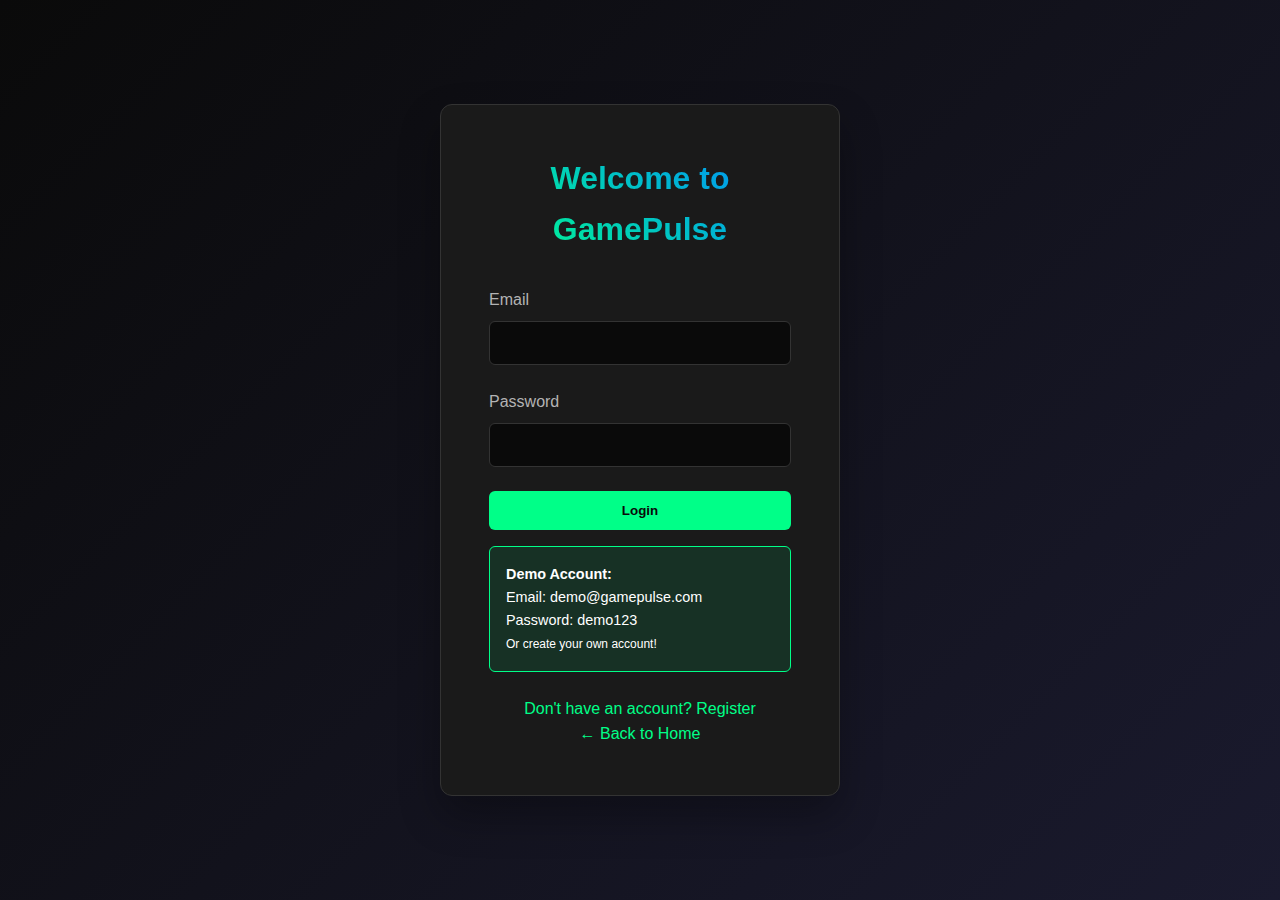
<file: game-details.html>
<!DOCTYPE html>
<html lang="en">
<head>
    <meta charset="UTF-8">
    <meta name="viewport" content="width=device-width, initial-scale=1.0">
    <title>Game Details - GamePulse</title>
    <link rel="stylesheet" href="style.css">
    <link href="https://fonts.googleapis.com/css2?family=Inter:wght@300;400;500;600;700&display=swap" rel="stylesheet">
    <style>
        .game-details-container {
            padding: 100px 20px 50px;
            max-width: 800px;
            margin: 0 auto;
        }
        
        .game-header {
            display: flex;
            gap: 2rem;
            margin-bottom: 2rem;
            background: var(--bg-secondary);
            padding: 2rem;
            border-radius: var(--border-radius);
            border: 1px solid #333;
        }
        
        .game-cover-large {
            width: 120px;
            height: 120px;
            border-radius: 12px;
            background: linear-gradient(45deg, #333, #555);
            display: flex;
            align-items: center;
            justify-content: center;
            font-size: 3rem;
        }
        
        .game-info h1 {
            margin-bottom: 0.5rem;
            background: linear-gradient(45deg, var(--accent-primary), var(--accent-secondary));
            -webkit-background-clip: text;
            -webkit-text-fill-color: transparent;
            background-clip: text;
        }
        
        .game-meta {
            color: var(--text-secondary);
            margin-bottom: 1rem;
        }
        
        .status-select {
            padding: 8px 16px;
            background: var(--bg-primary);
            border: 1px solid #333;
            border-radius: 6px;
            color: var(--text-primary);
            margin-right: 1rem;
        }
        
        .game-stats {
            display: grid;
            grid-template-columns: repeat(auto-fit, minmax(150px, 1fr));
            gap: 1rem;
            margin-bottom: 2rem;
        }
        
        .stat-card {
            background: var(--bg-secondary);
            padding: 1.5rem;
            border-radius: var(--border-radius);
            border: 1px solid #333;
            text-align: center;
        }
        
        .stat-number {
            font-size: 2rem;
            font-weight: 700;
            color: var(--accent-primary);
            margin-bottom: 0.5rem;
        }
        
        .playtime-section {
            background: var(--bg-secondary);
            padding: 2rem;
            border-radius: var(--border-radius);
            border: 1px solid #333;
            margin-bottom: 2rem;
        }
        
        .playtime-form {
            display: grid;
            grid-template-columns: 1fr auto;
            gap: 1rem;
            margin-bottom: 1rem;
        }
        
        .playtime-form input {
            padding: 12px;
            background: var(--bg-primary);
            border: 1px solid #333;
            border-radius: 6px;
            color: var(--text-primary);
        }
        
        .playtime-history {
            margin-top: 2rem;
        }
        
        .playtime-entry {
            display: flex;
            justify-content: space-between;
            align-items: center;
            padding: 1rem;
            border-bottom: 1px solid #333;
        }
        
        .playtime-entry:last-child {
            border-bottom: none;
        }
        
        .notes-section {
            background: var(--bg-secondary);
            padding: 2rem;
            border-radius: var(--border-radius);
            border: 1px solid #333;
            margin-bottom: 2rem;
        }
        
        .notes-textarea {
            width: 100%;
            min-height: 100px;
            padding: 1rem;
            background: var(--bg-primary);
            border: 1px solid #333;
            border-radius: 6px;
            color: var(--text-primary);
            font-family: 'Inter', sans-serif;
            resize: vertical;
        }
        
        .game-actions {
            display: flex;
            gap: 1rem;
            margin-top: 2rem;
            flex-wrap: wrap;
        }
        
        .logout-btn {
            background: #ff4444;
            color: white;
            border: none;
            padding: 0.5rem 1rem;
            border-radius: 4px;
            cursor: pointer;
        }
    </style>
</head>
<body>
    <!-- Navigation -->
    <nav class="navbar">
        <div class="nav-container">
            <div class="nav-logo" data-glitch onclick="location.href='index.html'">GAMEPULSE</div>
            <div class="nav-menu">
                <a href="dashboard.html" class="nav-link">Dashboard</a>
                <a href="games.html" class="nav-link">My Games</a>
                <a href="blogs.html" class="nav-link">Blogs</a>
                <a href="profile.html" class="nav-link">Profile</a>
                <!-- Dynamic links based on role -->
                <span id="roleLinks"></span>
            </div>
            <button class="logout-btn" onclick="logout()">Logout</button>
        </div>
    </nav>

    <div class="game-details-container">
        <!-- Game Header -->
        <div class="game-header" id="gameHeader">
            <div class="game-cover-large" id="gameCover">🎮</div>
            <div class="game-info">
                <h1 id="gameTitle">Loading...</h1>
                <div class="game-meta" id="gameMeta">Platform • Genre</div>
                <div>
                    <select class="status-select" id="statusSelect" onchange="updateGameStatus()">
                        <option value="backlog">Backlog</option>
                        <option value="playing">Playing</option>
                        <option value="completed">Completed</option>
                    </select>
                    <button class="btn outline" onclick="deleteGame()">Delete Game</button>
                </div>
            </div>
        </div>
        
        <!-- Game Stats -->
        <div class="game-stats">
            <div class="stat-card">
                <div class="stat-number" id="totalPlaytime">0h</div>
                <div>Total Playtime</div>
            </div>
            <div class="stat-card">
                <div class="stat-number" id="sessionsCount">0</div>
                <div>Sessions</div>
            </div>
            <div class="stat-card">
                <div class="stat-number" id="lastPlayed">-</div>
                <div>Last Played</div>
            </div>
            <div class="stat-card">
                <div class="stat-number" id="addedDate">-</div>
                <div>Added</div>
            </div>
        </div>
        
        <!-- Playtime Tracking -->
        <div class="playtime-section">
            <h3>Log Playtime</h3>
            <div class="playtime-form">
                <input type="number" id="playtimeInput" placeholder="Enter playtime in hours" min="0.1" step="0.1">
                <button class="btn primary" onclick="logPlaytime()">Add Playtime</button>
            </div>
            
            <div class="playtime-history">
                <h4>Recent Sessions</h4>
                <div id="playtimeHistory">
                    <!-- Playtime history will be populated here -->
                </div>
            </div>
        </div>
        
        <!-- Notes Section -->
        <div class="notes-section">
            <h3>Game Notes</h3>
            <textarea class="notes-textarea" id="gameNotes" placeholder="Add your thoughts, achievements, or notes about this game..." onchange="saveGameNotes()"></textarea>
        </div>
        
        <!-- Game Actions -->
        <div class="game-actions">
            <button class="btn secondary" onclick="location.href='games.html'">← Back to Library</button>
            <button class="btn outline" onclick="markAsCompleted()">Mark as Completed</button>
            <button class="btn outline" onclick="startNewSession()">Start New Session</button>
        </div>
    </div>

    <script src="scripts/script.js"></script>
    <script>
        // Check authentication
        const currentUser = JSON.parse(localStorage.getItem('user')) || JSON.parse(localStorage.getItem('demoUser'));
        if (!currentUser) {
            window.location.href = 'login.html';
        }

        let currentGame = null;

        // Get game ID from URL
        function getGameIdFromUrl() {
            const urlParams = new URLSearchParams(window.location.search);
            return parseInt(urlParams.get('id'));
        }

        function loadGameDetails() {
            const gameId = getGameIdFromUrl();
            const userGames = JSON.parse(localStorage.getItem('userGames') || '[]');
            
            currentGame = userGames.find(game => game.id === gameId);
            
            if (!currentGame) {
                alert('Game not found!');
                window.location.href = 'games.html';
                return;
            }
            
            // Update UI with game data
            document.getElementById('gameTitle').textContent = currentGame.title;
            document.getElementById('gameMeta').textContent = `${currentGame.platform} • ${currentGame.genre}`;
            document.getElementById('gameCover').textContent = currentGame.cover || '🎮';
            document.getElementById('statusSelect').value = currentGame.status || 'backlog';
            document.getElementById('totalPlaytime').textContent = (currentGame.playtime || 0) + 'h';
            document.getElementById('sessionsCount').textContent = (currentGame.sessions || []).length;
            document.getElementById('lastPlayed').textContent = currentGame.lastPlayed ? 
                new Date(currentGame.lastPlayed).toLocaleDateString() : '-';
            document.getElementById('addedDate').textContent = currentGame.addedDate ? 
                new Date(currentGame.addedDate).toLocaleDateString() : '-';
            
            // Load notes
            document.getElementById('gameNotes').value = currentGame.notes || '';
            
            // Load playtime history
            loadPlaytimeHistory();
        }

        function loadPlaytimeHistory() {
            const playtimeHistory = document.getElementById('playtimeHistory');
            const sessions = currentGame.sessions || [];
            
            if (sessions.length === 0) {
                playtimeHistory.innerHTML = '<p style="color: var(--text-secondary); text-align: center; padding: 2rem;">No playtime logged yet</p>';
                return;
            }
            
            playtimeHistory.innerHTML = sessions.slice(0, 10).map(session => `
                <div class="playtime-entry">
                    <div>
                        <strong>${session.hours}h</strong> logged
                        <div style="color: var(--text-secondary); font-size: 0.9rem;">
                            ${new Date(session.date).toLocaleDateString()}
                        </div>
                    </div>
                    <button class="btn outline" style="padding: 4px 8px; font-size: 0.8rem;" onclick="deleteSession('${session.date}')">Delete</button>
                </div>
            `).join('');
        }

        function updateGameStatus() {
            const newStatus = document.getElementById('statusSelect').value;
            const userGames = JSON.parse(localStorage.getItem('userGames') || '[]');
            const gameIndex = userGames.findIndex(game => game.id === currentGame.id);
            
            if (gameIndex !== -1) {
                userGames[gameIndex].status = newStatus;
                
                if (newStatus === 'completed' && !userGames[gameIndex].completedDate) {
                    userGames[gameIndex].completedDate = new Date().toISOString();
                }
                
                localStorage.setItem('userGames', JSON.stringify(userGames));
                currentGame = userGames[gameIndex];
                
                // Add activity
                addActivity('game_updated', `Updated ${currentGame.title} status to ${newStatus}`);
                
                alert(`Status updated to ${newStatus}!`);
            }
        }

        function logPlaytime() {
            const playtimeInput = document.getElementById('playtimeInput');
            const hours = parseFloat(playtimeInput.value);
            
            if (!hours || hours <= 0) {
                alert('Please enter a valid playtime');
                return;
            }
            
            const userGames = JSON.parse(localStorage.getItem('userGames') || '[]');
            const gameIndex = userGames.findIndex(game => game.id === currentGame.id);
            
            if (gameIndex !== -1) {
                // Initialize sessions array if it doesn't exist
                if (!userGames[gameIndex].sessions) {
                    userGames[gameIndex].sessions = [];
                }
                
                // Add new session
                const newSession = {
                    hours: hours,
                    date: new Date().toISOString()
                };
                
                userGames[gameIndex].sessions.unshift(newSession);
                userGames[gameIndex].playtime = (userGames[gameIndex].playtime || 0) + hours;
                userGames[gameIndex].lastPlayed = new Date().toISOString();
                
                localStorage.setItem('userGames', JSON.stringify(userGames));
                currentGame = userGames[gameIndex];
                
                // Add activity
                addActivity('playtime_logged', `Logged ${hours}h of ${currentGame.title}`);
                
                // Clear input and reload
                playtimeInput.value = '';
                loadGameDetails();
                
                alert(`Added ${hours} hours of playtime!`);
            }
        }

        function deleteSession(sessionDate) {
            if (!confirm('Delete this playtime session?')) return;
            
            const userGames = JSON.parse(localStorage.getItem('userGames') || '[]');
            const gameIndex = userGames.findIndex(game => game.id === currentGame.id);
            
            if (gameIndex !== -1 && userGames[gameIndex].sessions) {
                const sessionIndex = userGames[gameIndex].sessions.findIndex(s => s.date === sessionDate);
                if (sessionIndex !== -1) {
                    const sessionHours = userGames[gameIndex].sessions[sessionIndex].hours;
                    userGames[gameIndex].sessions.splice(sessionIndex, 1);
                    userGames[gameIndex].playtime = Math.max(0, (userGames[gameIndex].playtime || 0) - sessionHours);
                    
                    localStorage.setItem('userGames', JSON.stringify(userGames));
                    currentGame = userGames[gameIndex];
                    loadGameDetails();
                }
            }
        }

        function saveGameNotes() {
            const notes = document.getElementById('gameNotes').value;
            const userGames = JSON.parse(localStorage.getItem('userGames') || '[]');
            const gameIndex = userGames.findIndex(game => game.id === currentGame.id);
            
            if (gameIndex !== -1) {
                userGames[gameIndex].notes = notes;
                localStorage.setItem('userGames', JSON.stringify(userGames));
                currentGame = userGames[gameIndex];
            }
        }

        function markAsCompleted() {
            document.getElementById('statusSelect').value = 'completed';
            updateGameStatus();
        }

        function startNewSession() {
            document.getElementById('playtimeInput').focus();
        }

        function deleteGame() {
            if (!confirm('Are you sure you want to delete this game from your library?')) return;
            
            const userGames = JSON.parse(localStorage.getItem('userGames') || '[]');
            const updatedGames = userGames.filter(game => game.id !== currentGame.id);
            
            localStorage.setItem('userGames', JSON.stringify(updatedGames));
            
            // Add activity
            addActivity('game_removed', `Removed ${currentGame.title} from library`);
            
            alert('Game deleted from your library!');
            window.location.href = 'games.html';
        }

        function addActivity(type, message) {
            const gamingActivity = JSON.parse(localStorage.getItem('gamingActivity') || '[]');
            gamingActivity.unshift({
                type: type,
                message: message,
                timestamp: new Date().toISOString()
            });
            localStorage.setItem('gamingActivity', JSON.stringify(gamingActivity.slice(0, 50)));
        }

        function logout() {
            if (confirm('Are you sure you want to logout?')) {
                localStorage.removeItem('user');
                localStorage.removeItem('demoUser');
                window.location.href = 'login.html';
            }
        }

        // Update navigation based on user role
        function updateNavigation() {
            const roleLinks = document.getElementById('roleLinks');
            if (currentUser.role === 'admin' || currentUser.role === 'owner') {
                roleLinks.innerHTML = '<a href="admin.html" class="nav-link">Admin</a>';
            } else if (['content-creator', 'youth-mentor'].includes(currentUser.role)) {
                roleLinks.innerHTML = '<a href="create-blog.html" class="nav-link">Create Blog</a>';
            }
        }

        // Initialize and load game details
        document.addEventListener('DOMContentLoaded', function() {
            loadGameDetails();
            updateNavigation();
        });
    </script>
</body>
</html>
</file>
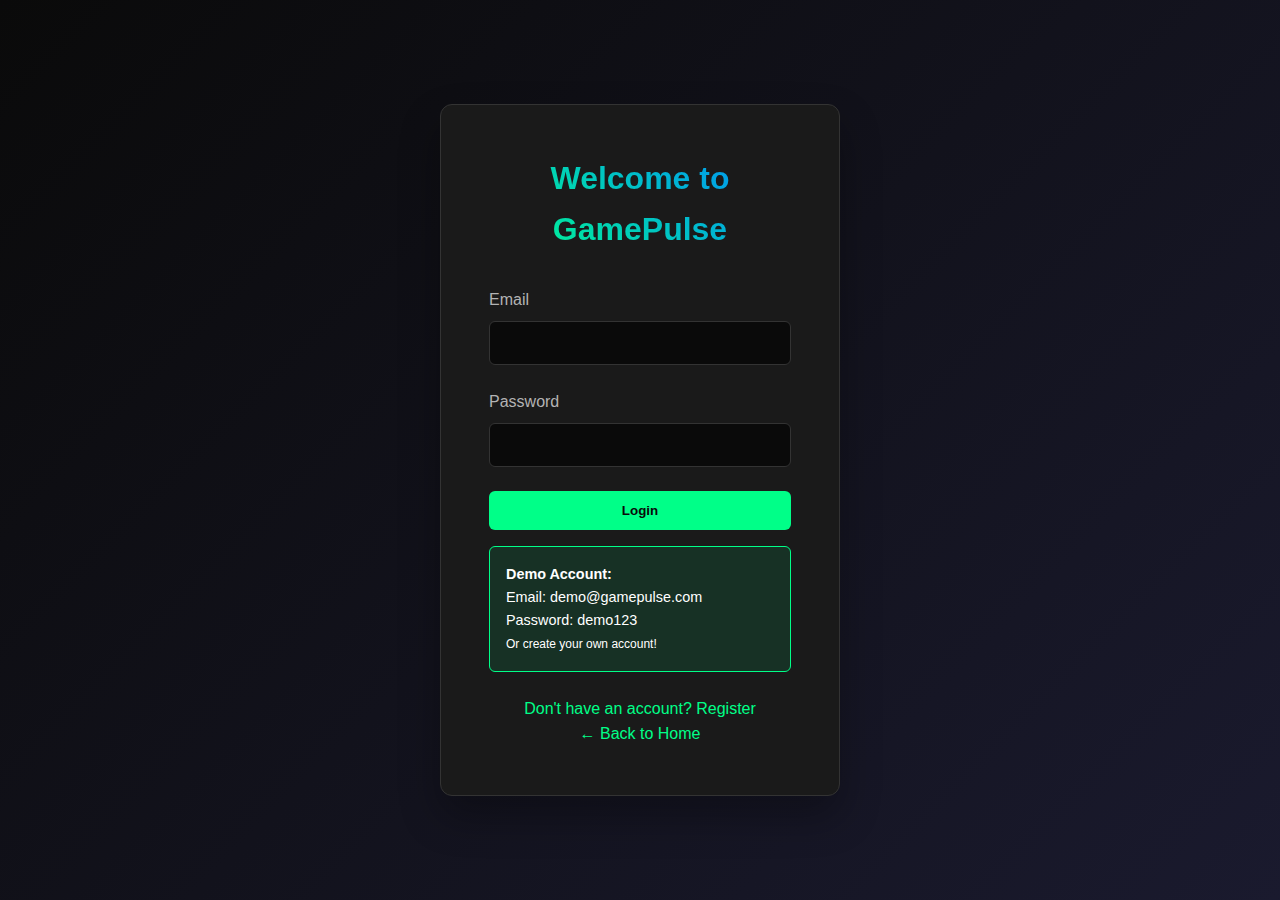
<file: games.html>
<!DOCTYPE html>
<html lang="en">
<head>
    <meta charset="UTF-8">
    <meta name="viewport" content="width=device-width, initial-scale=1.0">
    <title>My Games - GamePulse</title>
    <link rel="stylesheet" href="style.css">
    <link href="https://fonts.googleapis.com/css2?family=Inter:wght@300;400;500;600;700&display=swap" rel="stylesheet">
    <style>
        .games-container {
            padding: 100px 20px 50px;
            max-width: 1200px;
            margin: 0 auto;
        }
        
        .games-header {
            display: flex;
            justify-content: space-between;
            align-items: center;
            margin-bottom: 2rem;
            flex-wrap: wrap;
            gap: 1rem;
        }
        
        .games-controls {
            display: flex;
            gap: 1rem;
            margin-bottom: 2rem;
            flex-wrap: wrap;
        }
        
        .view-toggle {
            display: flex;
            background: var(--bg-secondary);
            padding: 4px;
            border-radius: 8px;
            border: 1px solid #333;
        }
        
        .view-btn {
            padding: 8px 16px;
            border: none;
            background: none;
            color: var(--text-secondary);
            cursor: pointer;
            border-radius: 6px;
            transition: var(--transition);
        }
        
        .view-btn.active {
            background: var(--accent-primary);
            color: var(--bg-primary);
        }
        
        .filter-select {
            padding: 8px 16px;
            background: var(--bg-secondary);
            border: 1px solid #333;
            border-radius: 6px;
            color: var(--text-primary);
        }
        
        .games-grid {
            display: grid;
            grid-template-columns: repeat(auto-fill, minmax(300px, 1fr));
            gap: 1.5rem;
            margin-bottom: 2rem;
        }
        
        .game-card {
            background: var(--bg-secondary);
            border-radius: var(--border-radius);
            border: 1px solid #333;
            overflow: hidden;
            transition: var(--transition);
            cursor: pointer;
        }
        
        .game-card:hover {
            transform: translateY(-5px);
            border-color: var(--accent-primary);
            box-shadow: 0 10px 30px rgba(0, 0, 0, 0.3);
        }
        
        .game-cover {
            height: 150px;
            background: linear-gradient(45deg, #333, #555);
            display: flex;
            align-items: center;
            justify-content: center;
            font-size: 3rem;
        }
        
        .game-info {
            padding: 1.5rem;
        }
        
        .game-title {
            font-size: 1.2rem;
            font-weight: 600;
            margin-bottom: 0.5rem;
            color: var(--text-primary);
        }
        
        .game-meta {
            color: var(--text-secondary);
            font-size: 0.9rem;
            margin-bottom: 1rem;
        }
        
        .game-stats {
            display: flex;
            justify-content: space-between;
            align-items: center;
        }
        
        .playtime {
            color: var(--accent-primary);
            font-weight: 600;
        }
        
        .status-badge {
            padding: 4px 8px;
            border-radius: 12px;
            font-size: 0.8rem;
            font-weight: 600;
        }
        
        .status-playing {
            background: rgba(0, 255, 136, 0.2);
            color: var(--accent-primary);
        }
        
        .status-completed {
            background: rgba(0, 136, 255, 0.2);
            color: var(--accent-secondary);
        }
        
        .status-backlog {
            background: rgba(255, 165, 0, 0.2);
            color: #ffa500;
        }
        
        .add-game-section {
            background: var(--bg-secondary);
            padding: 2rem;
            border-radius: var(--border-radius);
            border: 1px solid #333;
            margin-bottom: 2rem;
        }
        
        .search-game {
            display: flex;
            gap: 1rem;
            margin-bottom: 1rem;
        }
        
        .search-game input {
            flex: 1;
            padding: 12px;
            background: var(--bg-primary);
            border: 1px solid #333;
            border-radius: 6px;
            color: var(--text-primary);
        }
        
        .game-suggestions {
            display: grid;
            grid-template-columns: repeat(auto-fill, minmax(200px, 1fr));
            gap: 1rem;
            margin-top: 1rem;
        }
        
        .suggestion-card {
            background: var(--bg-primary);
            padding: 1rem;
            border-radius: 8px;
            border: 1px solid #333;
            cursor: pointer;
            transition: var(--transition);
        }
        
        .suggestion-card:hover {
            border-color: var(--accent-primary);
        }
        
        .logout-btn {
            background: #ff4444;
            color: white;
            border: none;
            padding: 0.5rem 1rem;
            border-radius: 4px;
            cursor: pointer;
        }
        
        .empty-state {
            text-align: center;
            padding: 3rem;
            color: var(--text-secondary);
        }
        
        .empty-state h3 {
            margin-bottom: 1rem;
            color: var(--text-primary);
        }
    </style>
</head>
<body>
    <!-- Navigation -->
    <nav class="navbar">
        <div class="nav-container">
            <div class="nav-logo" data-glitch onclick="location.href='index.html'">GAMEPULSE</div>
            <div class="nav-menu">
                <a href="dashboard.html" class="nav-link">Dashboard</a>
                <a href="games.html" class="nav-link active">My Games</a>
                <a href="blogs.html" class="nav-link">Blogs</a>
                <a href="profile.html" class="nav-link">Profile</a>
                <!-- Dynamic links based on role -->
                <span id="roleLinks"></span>
            </div>
            <button class="logout-btn" onclick="logout()">Logout</button>
        </div>
    </nav>

    <div class="games-container">
        <div class="games-header">
            <h1 class="section-title">My Game Library</h1>
            <button class="btn primary" onclick="showAddGame()">+ Add Game</button>
        </div>
        
        <!-- Add Game Section -->
        <div class="add-game-section" id="addGameSection" style="display: none;">
            <h3>Add New Game</h3>
            <div class="search-game">
                <input type="text" id="gameSearch" placeholder="Search for a game..." onkeyup="searchGames()">
                <button class="btn secondary" onclick="searchGames()">Search</button>
            </div>
            <div class="game-suggestions" id="gameSuggestions">
                <!-- Game suggestions will appear here -->
            </div>
            <div style="margin-top: 1rem; padding-top: 1rem; border-top: 1px solid #333;">
                <h4>Or add custom game:</h4>
                <div style="display: grid; grid-template-columns: 2fr 1fr 1fr; gap: 1rem; margin-top: 1rem;">
                    <input type="text" id="customTitle" placeholder="Game title">
                    <select id="customPlatform">
                        <option value="">Platform</option>
                        <option value="PC">PC</option>
                        <option value="PlayStation">PlayStation</option>
                        <option value="Xbox">Xbox</option>
                        <option value="Nintendo Switch">Nintendo Switch</option>
                        <option value="Mobile">Mobile</option>
                        <option value="Multiplatform">Multiplatform</option>
                    </select>
                    <select id="customGenre">
                        <option value="">Genre</option>
                        <option value="Action">Action</option>
                        <option value="Adventure">Adventure</option>
                        <option value="RPG">RPG</option>
                        <option value="Shooter">Shooter</option>
                        <option value="Strategy">Strategy</option>
                        <option value="Sports">Sports</option>
                        <option value="Racing">Racing</option>
                        <option value="Sandbox">Sandbox</option>
                    </select>
                </div>
                <button class="btn primary" onclick="addCustomGame()" style="margin-top: 1rem;">Add Custom Game</button>
            </div>
        </div>
        
        <!-- Games Controls -->
        <div class="games-controls">
            <div class="view-toggle">
                <button class="view-btn active" onclick="filterGames('all')">All Games</button>
                <button class="view-btn" onclick="filterGames('playing')">Playing</button>
                <button class="view-btn" onclick="filterGames('completed')">Completed</button>
                <button class="view-btn" onclick="filterGames('backlog')">Backlog</button>
            </div>
            <select class="filter-select" onchange="sortGames(this.value)">
                <option value="recent">Recently Added</option>
                <option value="title">Title A-Z</option>
                <option value="playtime">Most Playtime</option>
                <option value="recently-played">Recently Played</option>
            </select>
        </div>
        
        <!-- Games Grid -->
        <div class="games-grid" id="gamesGrid">
            <!-- Games will be populated here -->
        </div>
        
        <!-- Empty State -->
        <div class="empty-state" id="emptyState" style="display: none;">
            <h3>No games in your library yet</h3>
            <p>Start by adding some games to track your gaming journey!</p>
            <button class="btn primary" onclick="showAddGame()" style="margin-top: 1rem;">Add Your First Game</button>
        </div>
    </div>

    <script src="scripts/script.js"></script>
    <script>
        // Check authentication
        const currentUser = JSON.parse(localStorage.getItem('user')) || JSON.parse(localStorage.getItem('demoUser'));
        if (!currentUser) {
            window.location.href = 'login.html';
        }

        let currentView = 'all';
        let currentSort = 'recent';

        // Initialize gaming data
        function initializeGamingData() {
            if (!localStorage.getItem('userGames')) {
                localStorage.setItem('userGames', JSON.stringify([]));
            }
            if (!localStorage.getItem('gameLibrary')) {
                const sampleGames = [
                    { id: 1, title: "The Legend of Zelda: Tears of the Kingdom", platform: "Nintendo Switch", genre: "Adventure", cover: "🗡️" },
                    { id: 2, title: "Baldur's Gate 3", platform: "PC", genre: "RPG", cover: "🐉" },
                    { id: 3, title: "Cyberpunk 2077", platform: "Multiplatform", genre: "RPG", cover: "🔫" },
                    { id: 4, title: "Minecraft", platform: "Multiplatform", genre: "Sandbox", cover: "⛏️" },
                    { id: 5, title: "Roblox", platform: "Multiplatform", genre: "Social", cover: "🧱" },
                    { id: 6, title: "Fortnite", platform: "Multiplatform", genre: "Battle Royale", cover: "💥" },
                    { id: 7, title: "Elden Ring", platform: "Multiplatform", genre: "RPG", cover: "👑" },
                    { id: 8, title: "Grand Theft Auto V", platform: "Multiplatform", genre: "Action", cover: "🚗" }
                ];
                localStorage.setItem('gameLibrary', JSON.stringify(sampleGames));
            }
        }

        function loadGames() {
            const userGames = JSON.parse(localStorage.getItem('userGames') || '[]');
            const gamesGrid = document.getElementById('gamesGrid');
            const emptyState = document.getElementById('emptyState');
            
            if (userGames.length === 0) {
                gamesGrid.style.display = 'none';
                emptyState.style.display = 'block';
                return;
            }
            
            gamesGrid.style.display = 'grid';
            emptyState.style.display = 'none';
            
            // Filter games based on current view
            let filteredGames = userGames;
            if (currentView !== 'all') {
                filteredGames = userGames.filter(game => game.status === currentView);
            }
            
            // Sort games
            filteredGames.sort((a, b) => {
                switch (currentSort) {
                    case 'title':
                        return a.title.localeCompare(b.title);
                    case 'playtime':
                        return (b.playtime || 0) - (a.playtime || 0);
                    case 'recently-played':
                        return new Date(b.lastPlayed || 0) - new Date(a.lastPlayed || 0);
                    case 'recent':
                    default:
                        return new Date(b.addedDate || 0) - new Date(a.addedDate || 0);
                }
            });
            
            // Display games
            gamesGrid.innerHTML = filteredGames.map(game => `
                <div class="game-card" onclick="viewGame(${game.id})">
                    <div class="game-cover">${game.cover || '🎮'}</div>
                    <div class="game-info">
                        <h3 class="game-title">${game.title}</h3>
                        <div class="game-meta">${game.platform} • ${game.genre}</div>
                        <div class="game-stats">
                            <div class="playtime">${game.playtime || 0}h</div>
                            <div class="status-badge status-${game.status}">
                                ${getStatusText(game.status)}
                            </div>
                        </div>
                    </div>
                </div>
            `).join('');
        }

        function getStatusText(status) {
            const statusMap = {
                'playing': 'Playing',
                'completed': 'Completed',
                'backlog': 'Backlog'
            };
            return statusMap[status] || status;
        }

        function filterGames(view) {
            currentView = view;
            
            // Update active button
            document.querySelectorAll('.view-btn').forEach(btn => {
                btn.classList.remove('active');
            });
            event.target.classList.add('active');
            
            loadGames();
        }

        function sortGames(sortBy) {
            currentSort = sortBy;
            loadGames();
        }

        function showAddGame() {
            const addGameSection = document.getElementById('addGameSection');
            addGameSection.style.display = addGameSection.style.display === 'none' ? 'block' : 'none';
            loadGameSuggestions();
        }

        function loadGameSuggestions() {
            const gameLibrary = JSON.parse(localStorage.getItem('gameLibrary') || '[]');
            const userGames = JSON.parse(localStorage.getItem('userGames') || '[]');
            const userGameIds = userGames.map(game => game.libraryId).filter(id => id);
            
            // Show games not already in user's library
            const availableGames = gameLibrary.filter(game => !userGameIds.includes(game.id));
            
            const suggestionsContainer = document.getElementById('gameSuggestions');
            suggestionsContainer.innerHTML = availableGames.map(game => `
                <div class="suggestion-card" onclick="addGameFromLibrary(${game.id})">
                    <div style="font-size: 2rem; text-align: center; margin-bottom: 0.5rem;">${game.cover}</div>
                    <div style="text-align: center;">
                        <strong>${game.title}</strong><br>
                        <small style="color: var(--text-secondary);">${game.platform} • ${game.genre}</small>
                    </div>
                </div>
            `).join('');
        }

        function searchGames() {
            const searchTerm = document.getElementById('gameSearch').value.toLowerCase();
            const gameLibrary = JSON.parse(localStorage.getItem('gameLibrary') || '[]');
            const userGames = JSON.parse(localStorage.getItem('userGames') || '[]');
            const userGameIds = userGames.map(game => game.libraryId).filter(id => id);
            
            const filteredGames = gameLibrary.filter(game => 
                !userGameIds.includes(game.id) &&
                game.title.toLowerCase().includes(searchTerm)
            );
            
            const suggestionsContainer = document.getElementById('gameSuggestions');
            suggestionsContainer.innerHTML = filteredGames.map(game => `
                <div class="suggestion-card" onclick="addGameFromLibrary(${game.id})">
                    <div style="font-size: 2rem; text-align: center; margin-bottom: 0.5rem;">${game.cover}</div>
                    <div style="text-align: center;">
                        <strong>${game.title}</strong><br>
                        <small style="color: var(--text-secondary);">${game.platform} • ${game.genre}</small>
                    </div>
                </div>
            `).join('');
        }

        function addGameFromLibrary(libraryId) {
            const gameLibrary = JSON.parse(localStorage.getItem('gameLibrary') || '[]');
            const userGames = JSON.parse(localStorage.getItem('userGames') || '[]');
            
            const libraryGame = gameLibrary.find(game => game.id === libraryId);
            if (!libraryGame) return;
            
            const newGame = {
                id: Date.now(),
                libraryId: libraryId,
                title: libraryGame.title,
                platform: libraryGame.platform,
                genre: libraryGame.genre,
                cover: libraryGame.cover,
                status: 'backlog',
                playtime: 0,
                addedDate: new Date().toISOString(),
                lastPlayed: null
            };
            
            userGames.push(newGame);
            localStorage.setItem('userGames', JSON.stringify(userGames));
            
            // Add activity
            addActivity('game_added', `Added ${libraryGame.title} to library`);
            
            // Hide add game section and reload
            document.getElementById('addGameSection').style.display = 'none';
            loadGames();
            
            alert(`Added ${libraryGame.title} to your library!`);
        }

        function addCustomGame() {
            const title = document.getElementById('customTitle').value.trim();
            const platform = document.getElementById('customPlatform').value;
            const genre = document.getElementById('customGenre').value;
            
            if (!title || !platform || !genre) {
                alert('Please fill in all fields');
                return;
            }
            
            const userGames = JSON.parse(localStorage.getItem('userGames') || '[]');
            const newGame = {
                id: Date.now(),
                title: title,
                platform: platform,
                genre: genre,
                cover: '🎮',
                status: 'backlog',
                playtime: 0,
                addedDate: new Date().toISOString(),
                lastPlayed: null
            };
            
            userGames.push(newGame);
            localStorage.setItem('userGames', JSON.stringify(userGames));
            
            // Add activity
            addActivity('game_added', `Added ${title} to library`);
            
            // Clear form and hide section
            document.getElementById('customTitle').value = '';
            document.getElementById('customPlatform').value = '';
            document.getElementById('customGenre').value = '';
            document.getElementById('addGameSection').style.display = 'none';
            loadGames();
            
            alert(`Added ${title} to your library!`);
        }

        function viewGame(gameId) {
            window.location.href = `game-details.html?id=${gameId}`;
        }

        function addActivity(type, message) {
            const gamingActivity = JSON.parse(localStorage.getItem('gamingActivity') || '[]');
            gamingActivity.unshift({
                type: type,
                message: message,
                timestamp: new Date().toISOString()
            });
            // Keep only last 50 activities
            localStorage.setItem('gamingActivity', JSON.stringify(gamingActivity.slice(0, 50)));
        }

        function logout() {
            if (confirm('Are you sure you want to logout?')) {
                localStorage.removeItem('user');
                localStorage.removeItem('demoUser');
                window.location.href = 'login.html';
            }
        }

        // Update navigation based on user role
        function updateNavigation() {
            const roleLinks = document.getElementById('roleLinks');
            if (currentUser.role === 'admin' || currentUser.role === 'owner') {
                roleLinks.innerHTML = '<a href="admin.html" class="nav-link">Admin</a>';
            } else if (['content-creator', 'youth-mentor'].includes(currentUser.role)) {
                roleLinks.innerHTML = '<a href="create-blog.html" class="nav-link">Create Blog</a>';
            }
        }

        // Initialize and load games
        document.addEventListener('DOMContentLoaded', function() {
            initializeGamingData();
            loadGames();
            updateNavigation();
        });
    </script>
</body>
</html>
</file>
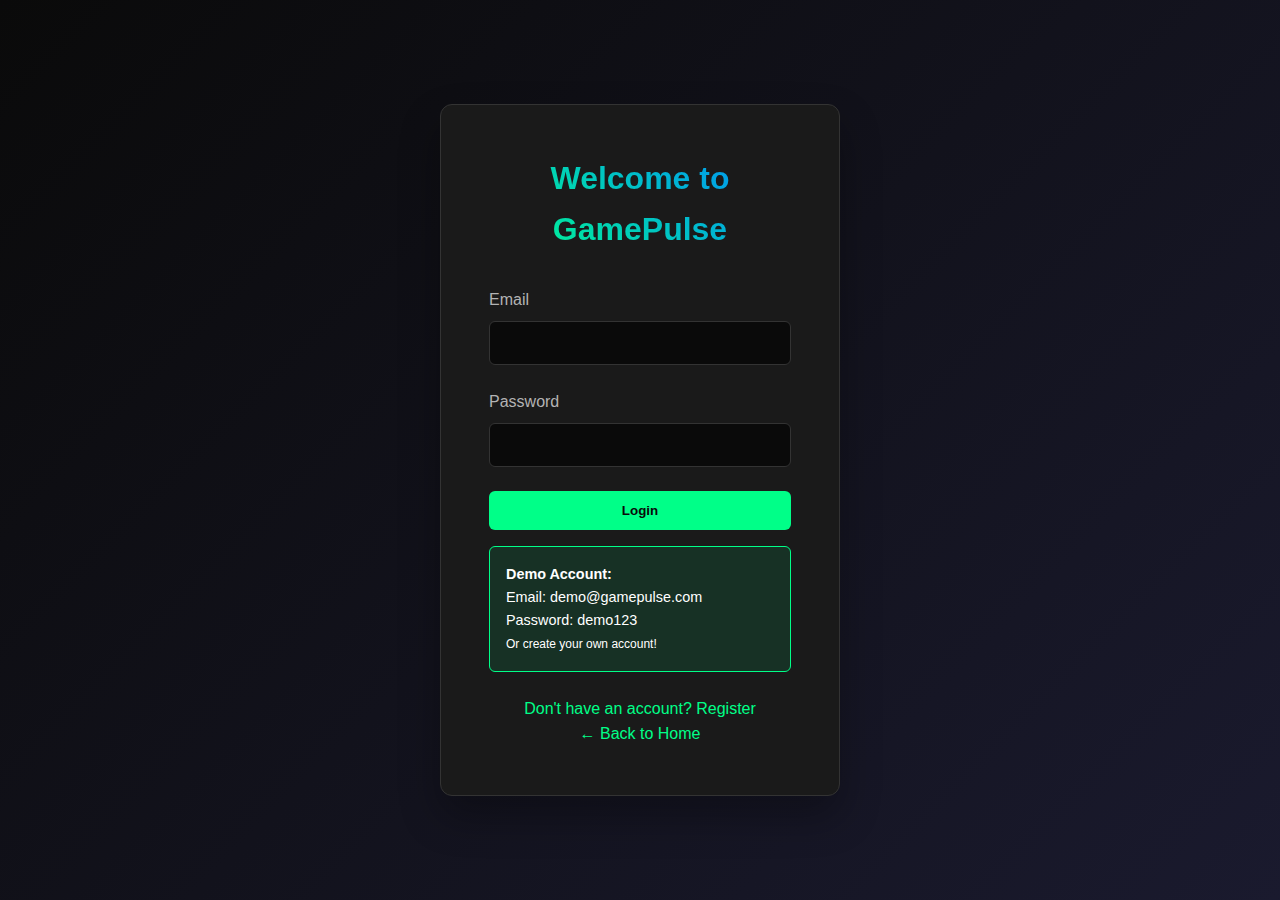
<file: login.html>
<!DOCTYPE html>
<html lang="en">
<head>
    <meta charset="UTF-8">
    <meta name="viewport" content="width=device-width, initial-scale=1.0">
    <title>Login - GamePulse</title>
    <link rel="stylesheet" href="style.css">
    <link href="https://fonts.googleapis.com/css2?family=Inter:wght@300;400;500;600;700&display=swap" rel="stylesheet">
    <style>
        .login-container {
            min-height: 100vh;
            display: flex;
            align-items: center;
            justify-content: center;
            background: linear-gradient(135deg, var(--bg-primary) 0%, #1a1a2e 100%);
        }
        
        .login-box {
            background: var(--bg-secondary);
            padding: 3rem;
            border-radius: var(--border-radius);
            border: 1px solid #333;
            width: 100%;
            max-width: 400px;
            box-shadow: 0 20px 40px rgba(0,0,0,0.3);
        }
        
        .login-title {
            text-align: center;
            margin-bottom: 2rem;
            background: linear-gradient(45deg, var(--accent-primary), var(--accent-secondary));
            -webkit-background-clip: text;
            -webkit-text-fill-color: transparent;
            background-clip: text;
        }
        
        .form-group {
            margin-bottom: 1.5rem;
        }
        
        .form-group label {
            display: block;
            margin-bottom: 0.5rem;
            color: var(--text-secondary);
        }
        
        .form-group input {
            width: 100%;
            padding: 12px;
            background: var(--bg-primary);
            border: 1px solid #333;
            border-radius: 6px;
            color: var(--text-primary);
            font-size: 1rem;
        }
        
        .form-group input:focus {
            outline: none;
            border-color: var(--accent-primary);
        }
        
        .login-links {
            text-align: center;
            margin-top: 1.5rem;
        }
        
        .login-links a {
            color: var(--accent-primary);
            text-decoration: none;
        }
        
        .error-message {
            color: #ff4444;
            text-align: center;
            margin-top: 1rem;
            display: none;
        }

        .demo-credentials {
            background: rgba(0, 255, 136, 0.1);
            border: 1px solid var(--accent-primary);
            border-radius: 6px;
            padding: 1rem;
            margin-top: 1rem;
            font-size: 0.9rem;
        }
    </style>
</head>
<body>
    <div class="login-container">
        <div class="login-box">
            <h1 class="login-title">Welcome to GamePulse</h1>
            <form id="loginForm">
                <div class="form-group">
                    <label for="email">Email</label>
                    <input type="email" id="email" name="email" required>
                </div>
                <div class="form-group">
                    <label for="password">Password</label>
                    <input type="password" id="password" name="password" required>
                </div>
                <button type="submit" class="btn primary" style="width: 100%;">Login</button>
                <div class="error-message" id="errorMessage">Invalid email or password</div>
            </form>

            <div class="demo-credentials">
                <strong>Demo Account:</strong><br>
                Email: demo@gamepulse.com<br>
                Password: demo123<br>
                <small>Or create your own account!</small>
            </div>

            <div class="login-links">
                <a href="register.html">Don't have an account? Register</a><br>
                <a href="index.html">← Back to Home</a>
            </div>
        </div>
    </div>

    <script>
        // Initialize users if not exists
        if (!localStorage.getItem('users')) {
            const ownerUser = {
                id: 1,
                name: "Website Owner",
                email: "aterrealms@gmail.com",
                password: "minecraftplayer961400",
                role: "owner",
                joinDate: new Date().toISOString(),
                profile: {
                    bio: "Website Owner & Founder",
                    gamingInterests: ["All Games"],
                    avatar: "",
                    status: "active"
                },
                permissions: ['all', 'assign_roles', 'manage_owners', 'manage_users', 'manage_content']
            };

            const demoUser = {
                id: 2,
                name: "Demo User",
                email: "demo@gamepulse.com",
                password: "demo123",
                role: "gamer",
                joinDate: new Date().toISOString(),
                profile: {
                    bio: "Demo account for testing",
                    gamingInterests: ["RPG", "Adventure"],
                    avatar: "",
                    status: "active"
                },
                permissions: ['read_blogs', 'join_community', 'comment', 'like_content']
            };

            localStorage.setItem('users', JSON.stringify([ownerUser, demoUser]));
        }

        document.getElementById('loginForm').addEventListener('submit', function(e) {
            e.preventDefault();
            
            const email = document.getElementById('email').value;
            const password = document.getElementById('password').value;
            
            // Check users
            const users = JSON.parse(localStorage.getItem('users') || '[]');
            const user = users.find(u => u.email === email && u.password === password);
            
            if (user) {
                localStorage.setItem('user', JSON.stringify(user));
                if (user.role === 'owner' || user.role === 'admin') {
                    window.location.href = 'admin.html';
                } else {
                    window.location.href = 'dashboard.html';
                }
            } else {
                document.getElementById('errorMessage').style.display = 'block';
            }
        });
        
        // Redirect if already logged in
        const currentUser = JSON.parse(localStorage.getItem('user'));
        if (currentUser) {
            if (currentUser.role === 'owner' || currentUser.role === 'admin') {
                window.location.href = 'admin.html';
            } else {
                window.location.href = 'dashboard.html';
            }
        }
    </script>
</body>
</html>
</file>
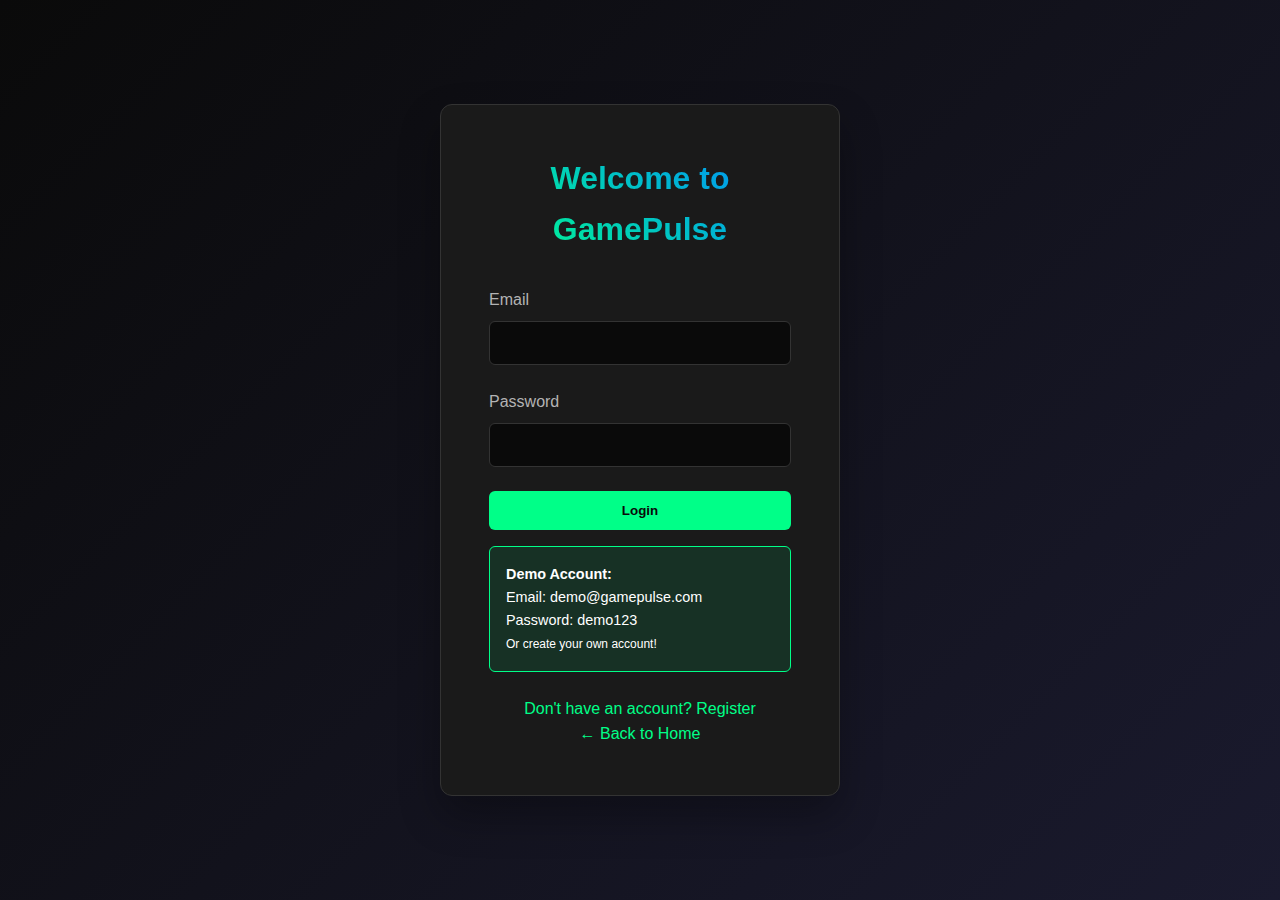
<file: profile.html>
<!DOCTYPE html>
<html lang="en">
<head>
    <meta charset="UTF-8">
    <meta name="viewport" content="width=device-width, initial-scale=1.0">
    <title>My Profile - GamePulse</title>
    <link rel="stylesheet" href="style.css">
    <link href="https://fonts.googleapis.com/css2?family=Inter:wght@300;400;500;600;700&display=swap" rel="stylesheet">
    <style>
        .profile-container {
            padding: 100px 20px 50px;
            max-width: 800px;
            margin: 0 auto;
        }
        
        .profile-header {
            display: flex;
            align-items: center;
            gap: 2rem;
            margin-bottom: 2rem;
            background: var(--bg-secondary);
            padding: 2rem;
            border-radius: var(--border-radius);
            border: 1px solid #333;
        }
        
        .avatar {
            width: 100px;
            height: 100px;
            border-radius: 50%;
            background: var(--accent-primary);
            display: flex;
            align-items: center;
            justify-content: center;
            font-size: 2rem;
            color: var(--bg-primary);
            font-weight: bold;
        }
        
        .profile-info h1 {
            margin-bottom: 0.5rem;
            background: linear-gradient(45deg, var(--accent-primary), var(--accent-secondary));
            -webkit-background-clip: text;
            -webkit-text-fill-color: transparent;
            background-clip: text;
        }
        
        .role-badge {
            display: inline-block;
            padding: 0.5rem 1rem;
            border-radius: 20px;
            font-size: 0.9rem;
            font-weight: 600;
            margin-top: 0.5rem;
        }
        
        .role-gamer {
            background: #00ff88;
            color: var(--bg-primary);
        }
        
        .role-content-creator {
            background: #0088ff;
            color: white;
        }
        
        .role-youth-mentor {
            background: #ff0080;
            color: white;
        }
        
        .role-admin {
            background: #ffaa00;
            color: var(--bg-primary);
        }
        
        .role-owner {
            background: #aa00ff;
            color: white;
        }
        
        .profile-stats {
            display: grid;
            grid-template-columns: repeat(auto-fit, minmax(150px, 1fr));
            gap: 1rem;
            margin-bottom: 2rem;
        }
        
        .stat-card {
            background: var(--bg-secondary);
            padding: 1.5rem;
            border-radius: var(--border-radius);
            border: 1px solid #333;
            text-align: center;
        }
        
        .stat-number {
            font-size: 1.5rem;
            font-weight: 700;
            color: var(--accent-primary);
            margin-bottom: 0.5rem;
        }
        
        .profile-actions {
            display: flex;
            gap: 1rem;
            margin-bottom: 2rem;
            flex-wrap: wrap;
        }
        
        .logout-btn {
            background: #ff4444;
            color: white;
            border: none;
            padding: 0.75rem 1.5rem;
            border-radius: 6px;
            cursor: pointer;
        }
        
        .permissions-list {
            margin-top: 1rem;
        }
        
        .permissions-list ul {
            list-style: none;
            padding: 0;
        }
        
        .permissions-list li {
            padding: 0.5rem 0;
            color: var(--text-secondary);
            border-bottom: 1px solid #333;
        }
        
        .permissions-list li:before {
            content: "✓ ";
            color: var(--accent-primary);
            font-weight: bold;
        }

        .gaming-stats {
            background: var(--bg-secondary);
            padding: 2rem;
            border-radius: var(--border-radius);
            border: 1px solid #333;
            margin-bottom: 2rem;
        }

        .stats-grid {
            display: grid;
            grid-template-columns: repeat(auto-fit, minmax(200px, 1fr));
            gap: 1rem;
            margin-top: 1rem;
        }
    </style>
</head>
<body>
    <!-- Navigation -->
    <nav class="navbar">
        <div class="nav-container">
            <div class="nav-logo" data-glitch onclick="location.href='index.html'">GAMEPULSE</div>
            <div class="nav-menu">
                <a href="dashboard.html" class="nav-link">Dashboard</a>
                <a href="games.html" class="nav-link">My Games</a>
                <a href="blogs.html" class="nav-link">Blogs</a>
                <a href="profile.html" class="nav-link active">My Profile</a>
                <!-- Dynamic links based on role -->
                <span id="roleLinks"></span>
            </div>
            <button class="logout-btn" onclick="logout()">Logout</button>
        </div>
    </nav>

    <div class="profile-container">
        <div class="profile-header">
            <div class="avatar" id="userAvatar">
                <!-- Avatar will be generated from initials -->
            </div>
            <div class="profile-info">
                <h1 id="userName">Loading...</h1>
                <p id="userEmail" style="color: var(--text-secondary);">Loading...</p>
                <div id="userRole" class="role-badge">Loading...</div>
            </div>
        </div>
        
        <!-- Gaming Statistics -->
        <div class="gaming-stats">
            <h2>🎮 Gaming Statistics</h2>
            <div class="stats-grid">
                <div class="stat-card">
                    <div class="stat-number" id="totalGames">0</div>
                    <div>Total Games</div>
                </div>
                <div class="stat-card">
                    <div class="stat-number" id="totalPlaytime">0h</div>
                    <div>Total Playtime</div>
                </div>
                <div class="stat-card">
                    <div class="stat-number" id="completedGames">0</div>
                    <div>Completed</div>
                </div>
                <div class="stat-card">
                    <div class="stat-number" id="favoriteGenre">-</div>
                    <div>Favorite Genre</div>
                </div>
            </div>
        </div>
        
        <div class="profile-stats">
            <div class="stat-card">
                <div class="stat-number" id="memberSince">-</div>
                <div>Member Since</div>
            </div>
            <div class="stat-card">
                <div class="stat-number" id="blogCount">0</div>
                <div>Blog Posts</div>
            </div>
            <div class="stat-card">
                <div class="stat-number" id="commentsCount">0</div>
                <div>Comments</div>
            </div>
            <div class="stat-card">
                <div class="stat-number" id="accountType">User</div>
                <div>Account Type</div>
            </div>
        </div>
        
        <div class="profile-actions">
            <button class="btn primary" onclick="editProfile()">Edit Profile</button>
            <button class="btn secondary" onclick="showPWAInstall()">📱 Install App</button>
            <button class="btn outline" onclick="location.href='dashboard.html'">📊 View Dashboard</button>
            <button class="btn outline" onclick="location.href='games.html'">🎮 My Games</button>
        </div>

        <!-- Permissions Section -->
        <div class="gaming-stats">
            <h2>🔑 Your Permissions</h2>
            <div class="permissions-list">
                <ul id="permissionsList">
                    <!-- Permissions will be loaded here -->
                </ul>
            </div>
        </div>

        <!-- Account Management -->
        <div class="gaming-stats">
            <h2>⚙️ Account Management</h2>
            <div class="profile-actions">
                <button class="btn outline" onclick="exportData()">📤 Export My Data</button>
                <button class="btn outline" onclick="clearData()">🗑️ Clear Local Data</button>
                <button class="btn outline" onclick="showSupport()">💬 Get Help</button>
            </div>
        </div>
    </div>

    <script src="scripts/script.js"></script>
    <script>
        // Check authentication
        const currentUser = JSON.parse(localStorage.getItem('user')) || JSON.parse(localStorage.getItem('demoUser'));
        if (!currentUser) {
            window.location.href = 'login.html';
        }

        function loadProfile() {
            // Load user data
            document.getElementById('userName').textContent = currentUser.name;
            document.getElementById('userEmail').textContent = currentUser.email;
            
            // Set avatar initials
            const initials = currentUser.name.split(' ').map(n => n[0]).join('').toUpperCase();
            document.getElementById('userAvatar').textContent = initials;
            
            // Set role badge
            const roleElement = document.getElementById('userRole');
            roleElement.textContent = formatRole(currentUser.role);
            roleElement.className = `role-badge role-${currentUser.role}`;
            
            // Load member since date
            const joinDate = new Date(currentUser.joinDate);
            document.getElementById('memberSince').textContent = joinDate.toLocaleDateString();
            
            // Load account type
            document.getElementById('accountType').textContent = formatRole(currentUser.role);
            
            // Load blog stats
            const blogPosts = JSON.parse(localStorage.getItem('blogPosts') || '[]');
            const userBlogs = blogPosts.filter(post => post.authorId === currentUser.id);
            document.getElementById('blogCount').textContent = userBlogs.length;
            
            // Load comment stats (placeholder)
            document.getElementById('commentsCount').textContent = '0';
            
            // Load gaming statistics
            loadGamingStats();
            
            // Load permissions
            loadPermissions();
            
            // Update navigation
            updateNavigation();
        }

        function loadGamingStats() {
            const userGames = JSON.parse(localStorage.getItem('userGames') || '[]');
            const gamingStats = getGamingStats();
            
            document.getElementById('totalGames').textContent = gamingStats.totalGames;
            document.getElementById('totalPlaytime').textContent = gamingStats.totalPlaytime + 'h';
            document.getElementById('completedGames').textContent = gamingStats.completedGames;
            document.getElementById('favoriteGenre').textContent = gamingStats.favoriteGenre;
        }

        function loadPermissions() {
            const permissions = getRolePermissions(currentUser.role);
            const permissionsList = document.getElementById('permissionsList');
            
            permissionsList.innerHTML = permissions.map(permission => 
                `<li>${formatPermission(permission)}</li>`
            ).join('');
        }

        function formatPermission(permission) {
            const permissionMap = {
                'read_blogs': 'Read blog posts',
                'join_community': 'Join community discussions',
                'comment': 'Comment on content',
                'like_content': 'Like and react to content',
                'create_blogs': 'Create blog posts',
                'edit_own_blogs': 'Edit your own blog posts',
                'delete_own_blogs': 'Delete your own blog posts',
                'moderate_comments': 'Moderate community comments',
                'host_workshops': 'Host workshops and events',
                'mentor_users': 'Mentor other users',
                'manage_users': 'Manage user accounts',
                'manage_content': 'Manage all content',
                'manage_roles': 'Manage user roles',
                'all': 'Full system access',
                'assign_roles': 'Assign roles to users',
                'manage_owners': 'Manage owner accounts',
                'system_control': 'Full system control'
            };
            
            return permissionMap[permission] || permission;
        }

        function editProfile() {
            const newName = prompt('Enter your new name:', currentUser.name);
            if (newName && newName.trim() !== '') {
                // Update user in localStorage
                const users = JSON.parse(localStorage.getItem('users') || '[]');
                const userIndex = users.findIndex(u => u.id === currentUser.id);
                
                if (userIndex !== -1) {
                    users[userIndex].name = newName.trim();
                    localStorage.setItem('users', JSON.stringify(users));
                    
                    // Update current user session
                    currentUser.name = newName.trim();
                    localStorage.setItem('user', JSON.stringify(currentUser));
                    
                    // Reload profile
                    loadProfile();
                    alert('Profile updated successfully!');
                }
            }
        }

        function showPWAInstall() {
            if (window.gamePulsePWA) {
                window.gamePulsePWA.installApp();
            } else {
                alert('📱 PWA Installation\n\nTo install GamePulse as an app:\n\nChrome/Edge: Click the install button (📥) in the address bar\nSafari: Tap Share → Add to Home Screen\nFirefox: Menu → Install\n\nOr look for the "Install GamePulse" button that appears on the homepage!');
            }
        }

        function exportData() {
            const userData = {
                profile: currentUser,
                games: JSON.parse(localStorage.getItem('userGames') || '[]'),
                activity: JSON.parse(localStorage.getItem('gamingActivity') || '[]'),
                blogs: JSON.parse(localStorage.getItem('blogPosts') || '[]').filter(post => post.authorId === currentUser.id)
            };
            
            const dataStr = JSON.stringify(userData, null, 2);
            const dataBlob = new Blob([dataStr], { type: 'application/json' });
            
            const url = URL.createObjectURL(dataBlob);
            const link = document.createElement('a');
            link.href = url;
            link.download = `gamepulse-data-${currentUser.name}-${new Date().toISOString().split('T')[0]}.json`;
            document.body.appendChild(link);
            link.click();
            document.body.removeChild(link);
            URL.revokeObjectURL(url);
            
            alert('Your data has been exported successfully!');
        }

        function clearData() {
            if (confirm('⚠️ Clear All Local Data?\n\nThis will remove all your games, activity, and preferences from this browser. Your account will remain, but you\'ll start fresh.\n\nThis cannot be undone!')) {
                localStorage.removeItem('userGames');
                localStorage.removeItem('gamingActivity');
                alert('Local data cleared! Refreshing...');
                setTimeout(() => {
                    window.location.reload();
                }, 1000);
            }
        }

        function showSupport() {
            alert('💬 GamePulse Support\n\nNeed help? Contact us:\n\n📧 Email: aterrealms@gmail.com\n🎮 Issues: Use the feedback system\n📚 Guides: Check our blog section\n\nWe\'re here to help you!');
        }

        function logout() {
            if (confirm('Are you sure you want to logout?')) {
                localStorage.removeItem('user');
                localStorage.removeItem('demoUser');
                window.location.href = 'login.html';
            }
        }

        function updateNavigation() {
            const roleLinks = document.getElementById('roleLinks');
            if (currentUser.role === 'admin' || currentUser.role === 'owner') {
                roleLinks.innerHTML = '<a href="admin.html" class="nav-link">Admin Panel</a>';
            } else if (['content-creator', 'youth-mentor'].includes(currentUser.role)) {
                roleLinks.innerHTML = '<a href="create-blog.html" class="nav-link">Create Blog</a>';
            }
        }

        // Format role for display
        function formatRole(role) {
            const roles = {
                'gamer': 'Gamer',
                'content-creator': 'Content Creator',
                'youth-mentor': 'Youth Mentor',
                'admin': 'Admin',
                'owner': 'Owner'
            };
            return roles[role] || role;
        }

        // Get gaming stats
        function getGamingStats() {
            const userGames = JSON.parse(localStorage.getItem('userGames') || '[]');
            const totalPlaytime = userGames.reduce((total, game) => total + (game.playtime || 0), 0);
            const completedGames = userGames.filter(game => game.status === 'completed').length;
            
            // Calculate favorite genre
            const genreCount = {};
            userGames.forEach(game => {
                genreCount[game.genre] = (genreCount[game.genre] || 0) + 1;
            });
            const favoriteGenre = Object.keys(genreCount).reduce((a, b) => 
                genreCount[a] > genreCount[b] ? a : b, 'None'
            );
            
            return {
                totalPlaytime,
                totalGames: userGames.length,
                completedGames,
                favoriteGenre
            };
        }

        // Get role permissions
        function getRolePermissions(role) {
            const permissions = {
                'gamer': ['read_blogs', 'join_community', 'comment', 'like_content'],
                'content-creator': ['read_blogs', 'join_community', 'comment', 'like_content', 'create_blogs', 'edit_own_blogs', 'delete_own_blogs'],
                'youth-mentor': ['read_blogs', 'join_community', 'comment', 'like_content', 'create_blogs', 'edit_own_blogs', 'delete_own_blogs', 'moderate_comments', 'host_workshops', 'mentor_users'],
                'admin': ['all', 'manage_users', 'manage_content', 'manage_roles'],
                'owner': ['all', 'assign_roles', 'manage_owners', 'manage_users', 'manage_content', 'system_control']
            };
            return permissions[role] || permissions['gamer'];
        }

        // Initialize profile
        document.addEventListener('DOMContentLoaded', loadProfile);
    </script>
</body>
</html>
</file>
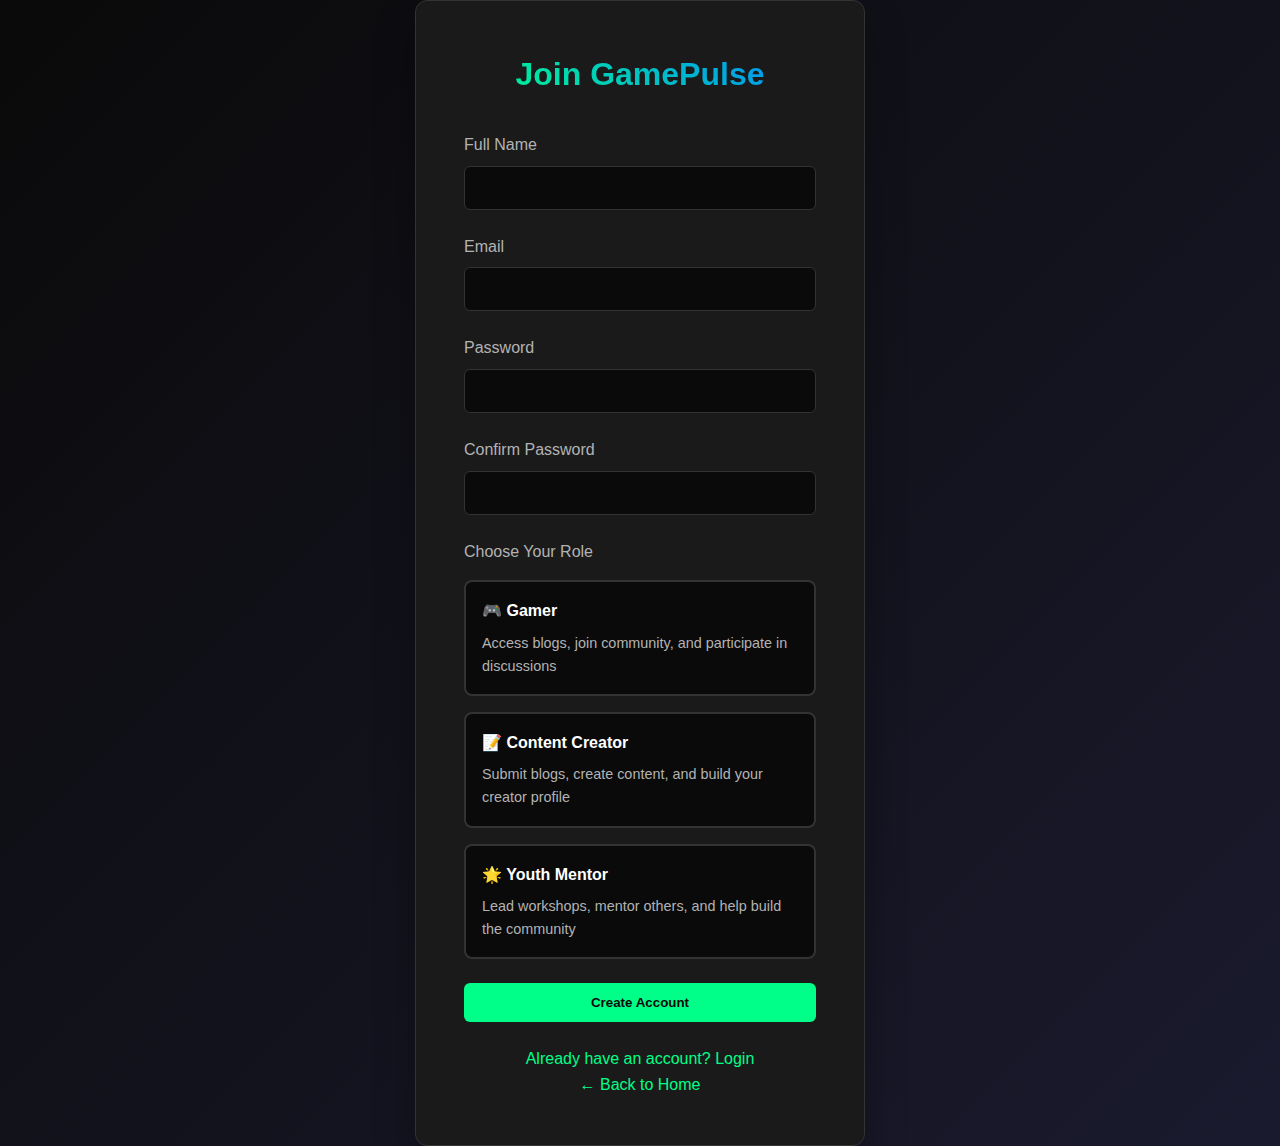
<file: register.html>
<!DOCTYPE html>
<html lang="en">
<head>
    <meta charset="UTF-8">
    <meta name="viewport" content="width=device-width, initial-scale=1.0">
    <title>Register - GamePulse</title>
    <link rel="stylesheet" href="style.css">
    <link href="https://fonts.googleapis.com/css2?family=Inter:wght@300;400;500;600;700&display=swap" rel="stylesheet">
    <style>
        .login-container {
            min-height: 100vh;
            display: flex;
            align-items: center;
            justify-content: center;
            background: linear-gradient(135deg, var(--bg-primary) 0%, #1a1a2e 100%);
        }
        
        .login-box {
            background: var(--bg-secondary);
            padding: 3rem;
            border-radius: var(--border-radius);
            border: 1px solid #333;
            width: 100%;
            max-width: 450px;
            box-shadow: 0 20px 40px rgba(0,0,0,0.3);
        }
        
        .login-title {
            text-align: center;
            margin-bottom: 2rem;
            background: linear-gradient(45deg, var(--accent-primary), var(--accent-secondary));
            -webkit-background-clip: text;
            -webkit-text-fill-color: transparent;
            background-clip: text;
        }
        
        .form-group {
            margin-bottom: 1.5rem;
        }
        
        .form-group label {
            display: block;
            margin-bottom: 0.5rem;
            color: var(--text-secondary);
        }
        
        .form-group input, .form-group select {
            width: 100%;
            padding: 12px;
            background: var(--bg-primary);
            border: 1px solid #333;
            border-radius: 6px;
            color: var(--text-primary);
            font-size: 1rem;
        }
        
        .form-group input:focus, .form-group select:focus {
            outline: none;
            border-color: var(--accent-primary);
        }
        
        .role-options {
            display: grid;
            grid-template-columns: 1fr;
            gap: 1rem;
            margin-top: 1rem;
        }
        
        .role-option {
            background: var(--bg-primary);
            padding: 1rem;
            border: 2px solid #333;
            border-radius: 8px;
            cursor: pointer;
            transition: var(--transition);
        }
        
        .role-option.selected {
            border-color: var(--accent-primary);
            background: rgba(0, 255, 136, 0.1);
        }
        
        .role-option h4 {
            color: var(--text-primary);
            margin-bottom: 0.5rem;
        }
        
        .role-option p {
            color: var(--text-secondary);
            font-size: 0.9rem;
            margin: 0;
        }
        
        .login-links {
            text-align: center;
            margin-top: 1.5rem;
        }
        
        .login-links a {
            color: var(--accent-primary);
            text-decoration: none;
        }
        
        .error-message {
            color: #ff4444;
            text-align: center;
            margin-top: 1rem;
            display: none;
        }
        
        .success-message {
            color: var(--accent-primary);
            text-align: center;
            margin-top: 1rem;
            display: none;
        }
    </style>
</head>
<body>
    <div class="login-container">
        <div class="login-box">
            <h1 class="login-title">Join GamePulse</h1>
            <form id="registerForm">
                <div class="form-group">
                    <label for="name">Full Name</label>
                    <input type="text" id="name" name="name" required>
                </div>
                <div class="form-group">
                    <label for="email">Email</label>
                    <input type="email" id="email" name="email" required>
                </div>
                <div class="form-group">
                    <label for="password">Password</label>
                    <input type="password" id="password" name="password" required minlength="6">
                </div>
                <div class="form-group">
                    <label for="confirmPassword">Confirm Password</label>
                    <input type="password" id="confirmPassword" name="confirmPassword" required>
                </div>
                
                <div class="form-group">
                    <label>Choose Your Role</label>
                    <div class="role-options">
                        <div class="role-option" data-role="gamer" onclick="selectRole('gamer')">
                            <h4>🎮 Gamer</h4>
                            <p>Access blogs, join community, and participate in discussions</p>
                        </div>
                        <div class="role-option" data-role="content-creator" onclick="selectRole('content-creator')">
                            <h4>📝 Content Creator</h4>
                            <p>Submit blogs, create content, and build your creator profile</p>
                        </div>
                        <div class="role-option" data-role="youth-mentor" onclick="selectRole('youth-mentor')">
                            <h4>🌟 Youth Mentor</h4>
                            <p>Lead workshops, mentor others, and help build the community</p>
                        </div>
                    </div>
                    <input type="hidden" id="selectedRole" name="role" required>
                </div>
                
                <button type="submit" class="btn primary" style="width: 100%;">Create Account</button>
                <div class="error-message" id="errorMessage"></div>
                <div class="success-message" id="successMessage">Account created successfully! Redirecting...</div>
            </form>
            <div class="login-links">
                <a href="login.html">Already have an account? Login</a><br>
                <a href="index.html">← Back to Home</a>
            </div>
        </div>
    </div>

    <script>
        let selectedRole = '';
        
        function selectRole(role) {
            selectedRole = role;
            document.getElementById('selectedRole').value = role;
            
            // Update UI
            document.querySelectorAll('.role-option').forEach(option => {
                option.classList.remove('selected');
            });
            document.querySelector(`[data-role="${role}"]`).classList.add('selected');
        }
        
        document.getElementById('registerForm').addEventListener('submit', function(e) {
            e.preventDefault();
            
            const name = document.getElementById('name').value;
            const email = document.getElementById('email').value;
            const password = document.getElementById('password').value;
            const confirmPassword = document.getElementById('confirmPassword').value;
            const role = document.getElementById('selectedRole').value;
            
            // Validation
            if (!role) {
                showError('Please select a role');
                return;
            }
            
            if (password !== confirmPassword) {
                showError('Passwords do not match');
                return;
            }
            
            if (password.length < 6) {
                showError('Password must be at least 6 characters');
                return;
            }
            
            // Check if user already exists
            const users = JSON.parse(localStorage.getItem('users') || '[]');
            if (users.find(u => u.email === email)) {
                showError('User with this email already exists');
                return;
            }
            
            // Create new user
            const newUser = {
                id: Date.now(),
                name: name,
                email: email,
                password: password,
                role: role,
                joinDate: new Date().toISOString(),
                profile: {
                    bio: '',
                    gamingInterests: [],
                    avatar: '',
                    status: 'active'
                },
                permissions: getRolePermissions(role)
            };
            
            users.push(newUser);
            localStorage.setItem('users', JSON.stringify(users));
            
            // Show success message
            document.getElementById('errorMessage').style.display = 'none';
            document.getElementById('successMessage').style.display = 'block';
            
            // Redirect to login after 2 seconds
            setTimeout(() => {
                window.location.href = 'login.html';
            }, 2000);
        });
        
        function getRolePermissions(role) {
            const permissions = {
                'gamer': ['read_blogs', 'join_community', 'comment', 'like_content'],
                'content-creator': ['read_blogs', 'join_community', 'comment', 'like_content', 'create_blogs', 'edit_own_blogs', 'delete_own_blogs'],
                'youth-mentor': ['read_blogs', 'join_community', 'comment', 'like_content', 'create_blogs', 'edit_own_blogs', 'delete_own_blogs', 'moderate_comments', 'host_workshops', 'mentor_users'],
                'admin': ['all']
            };
            return permissions[role] || permissions['gamer'];
        }
        
        function showError(message) {
            const errorDiv = document.getElementById('errorMessage');
            errorDiv.textContent = message;
            errorDiv.style.display = 'block';
            document.getElementById('successMessage').style.display = 'none';
        }
        
        // Redirect if already logged in
        const currentUser = JSON.parse(localStorage.getItem('user'));
        if (currentUser) {
            if (currentUser.role === 'admin') {
                window.location.href = 'admin.html';
            } else {
                window.location.href = 'dashboard.html';
            }
        }
    </script>
</body>
</html>
</file>
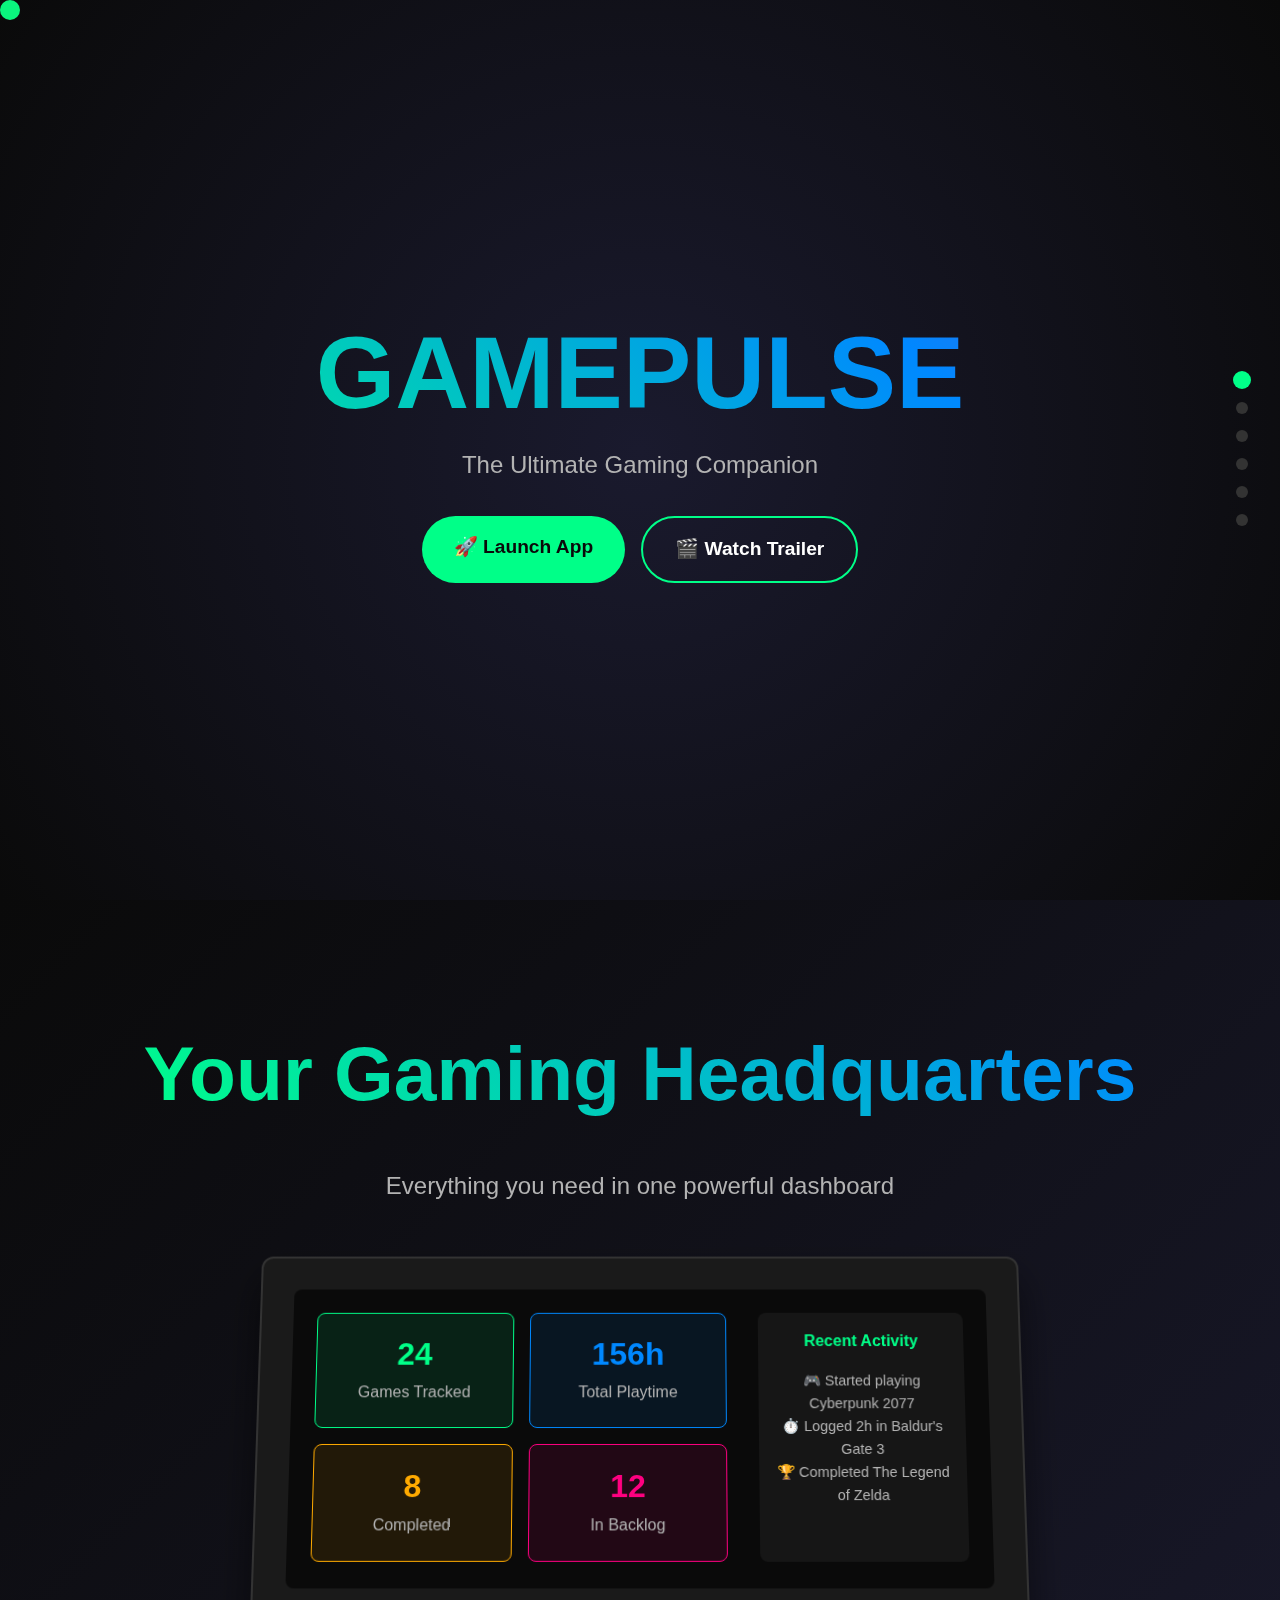
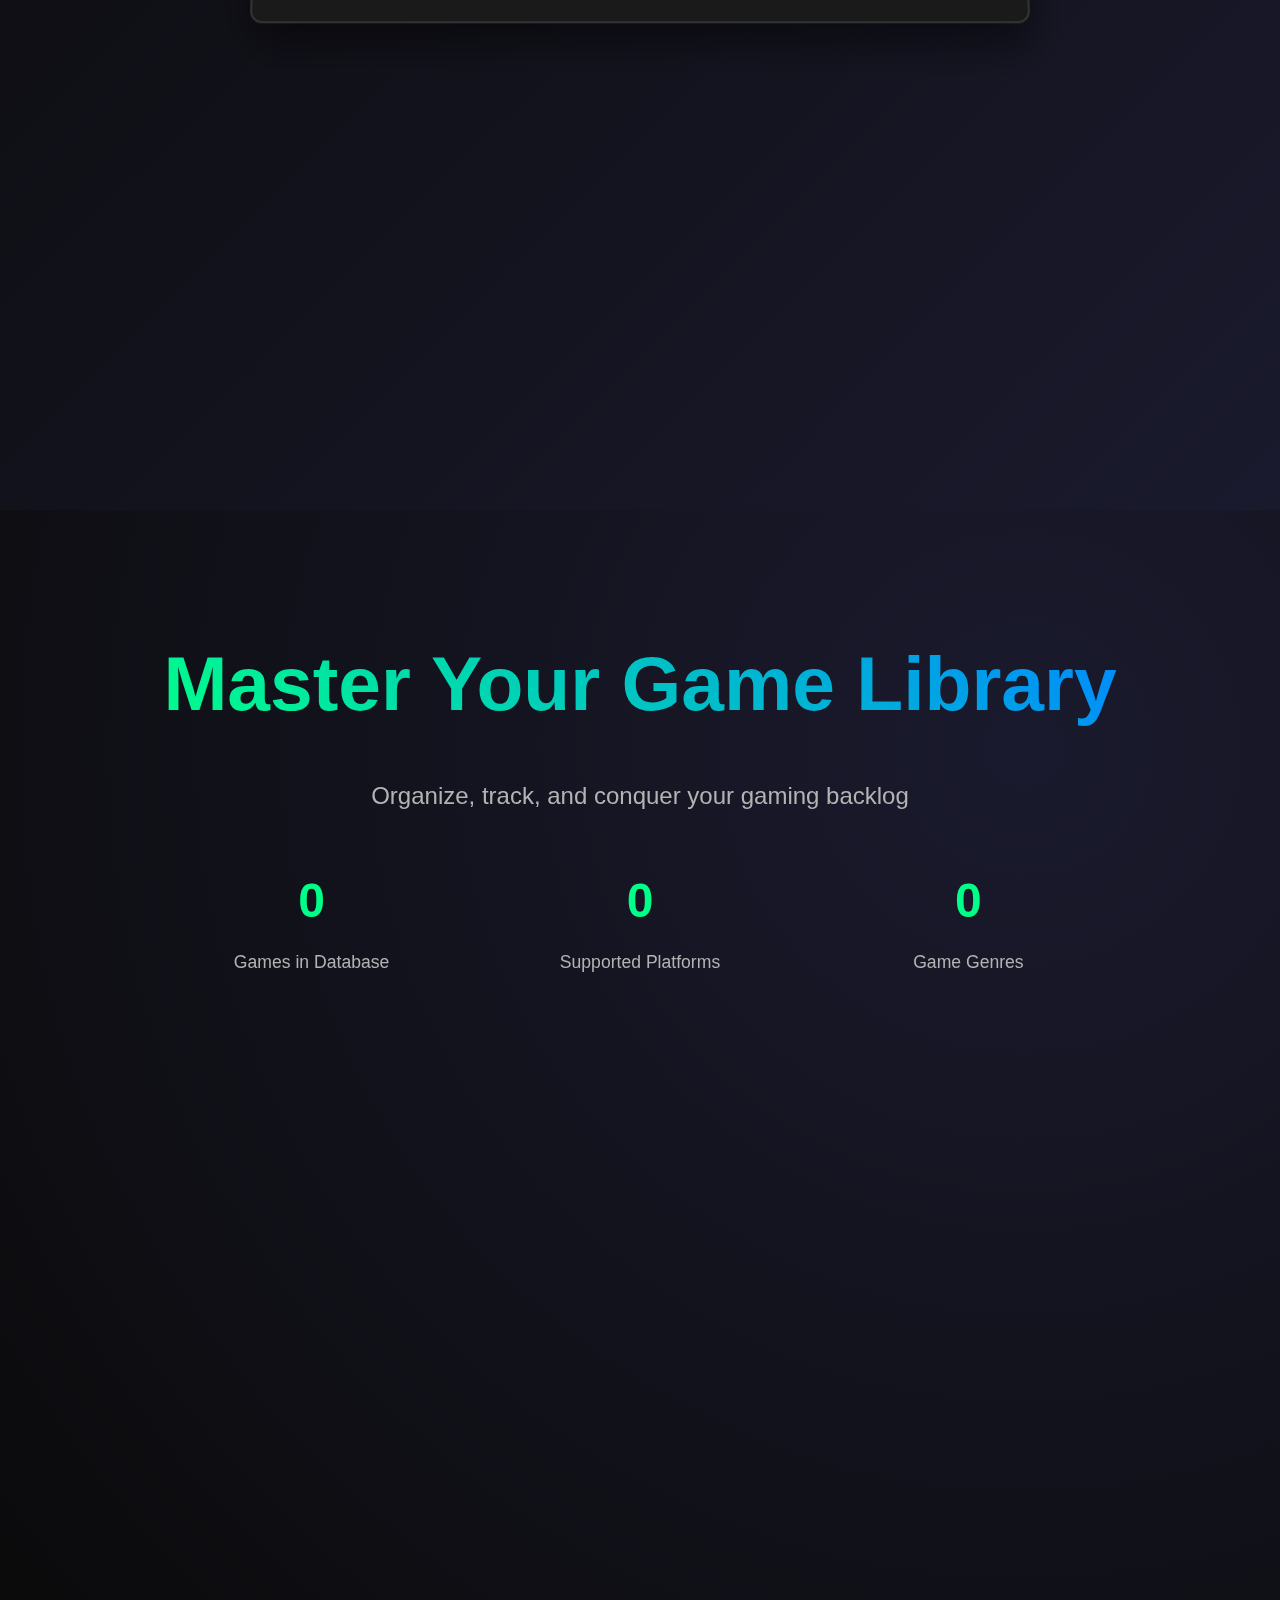
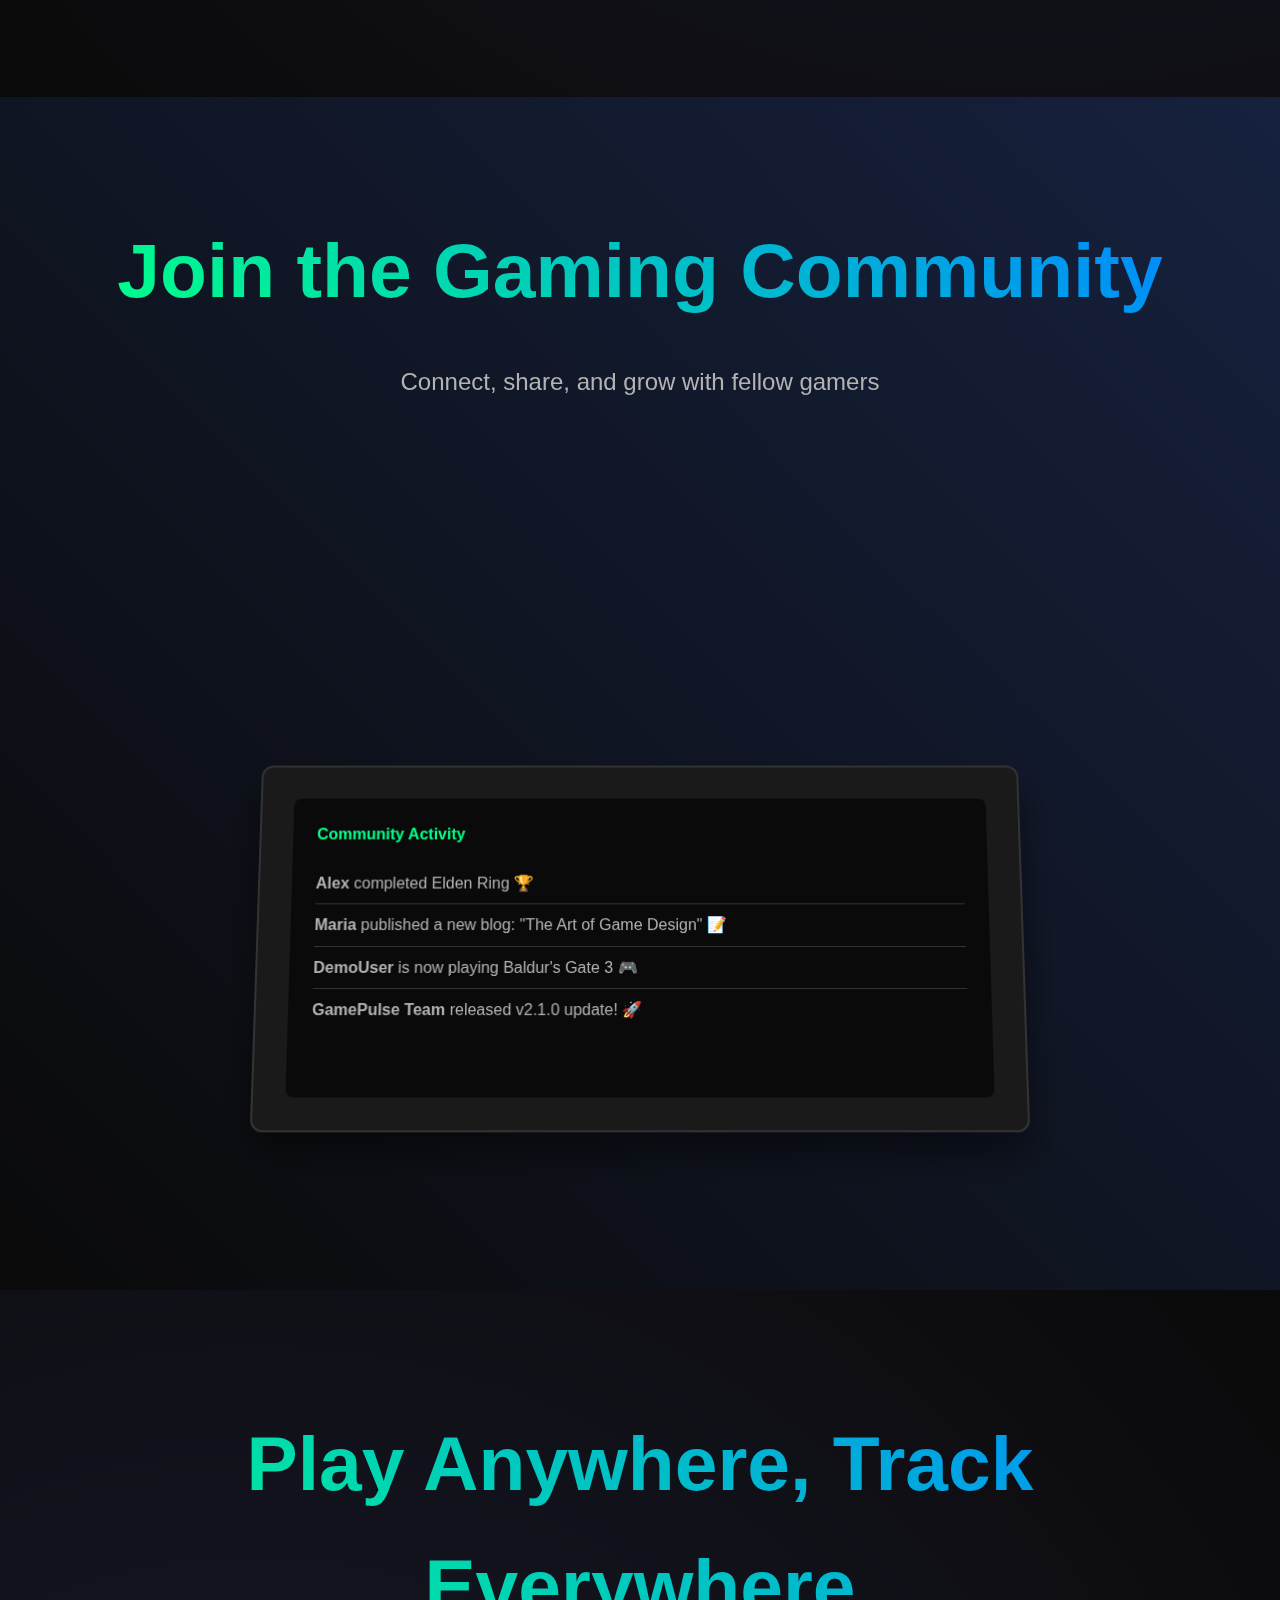
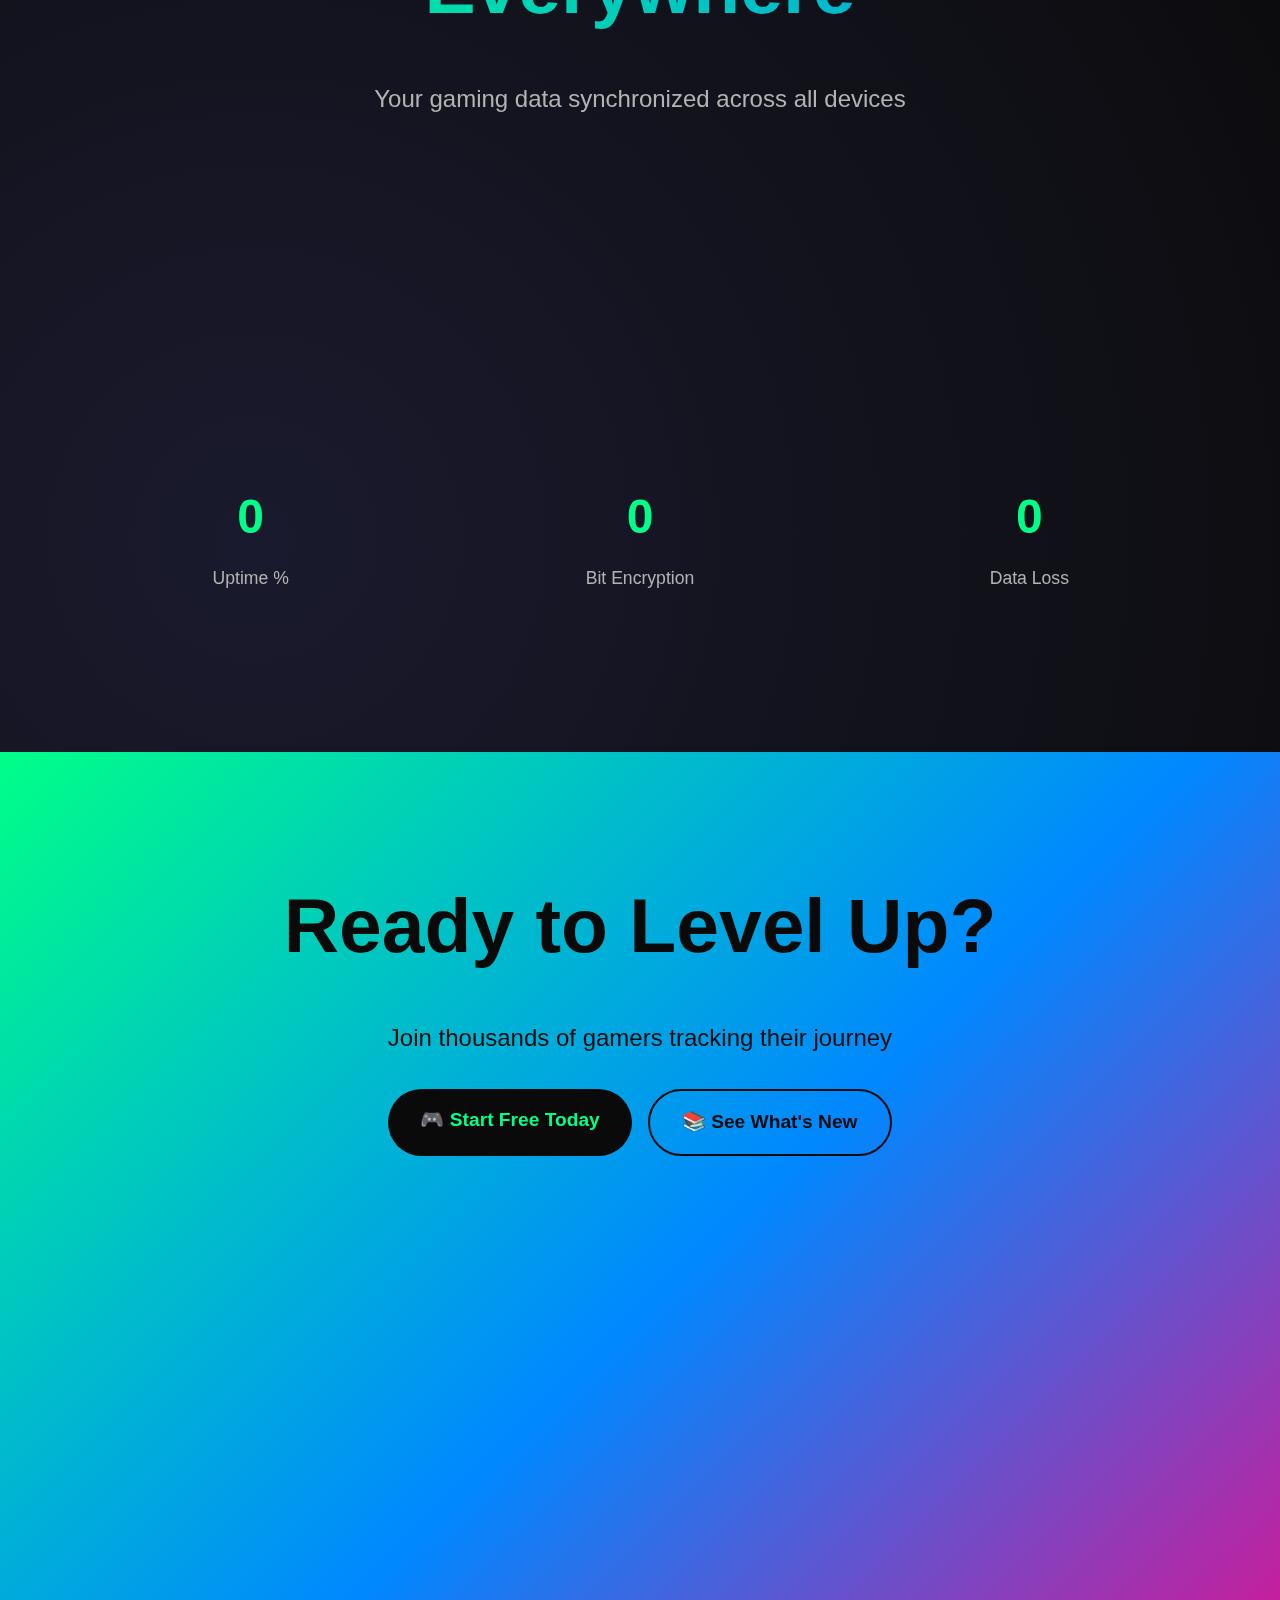
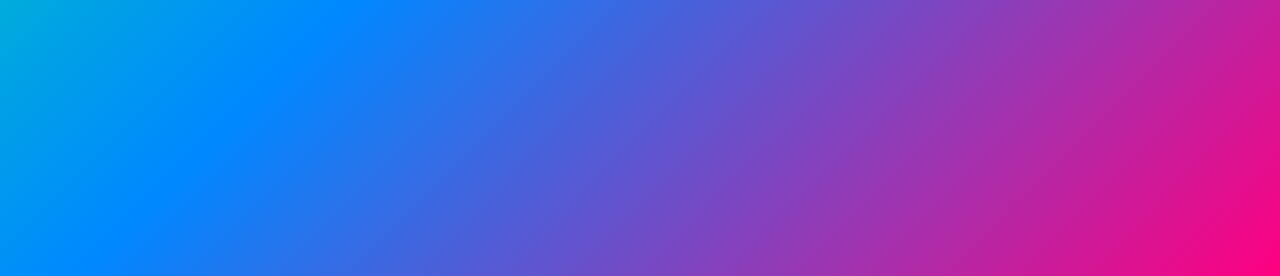
<file: trailer.html>
<!DOCTYPE html>
<html lang="en">
<head>
    <meta charset="UTF-8">
    <meta name="viewport" content="width=device-width, initial-scale=1.0">
    <title>GamePulse - The Ultimate Gaming Companion</title>
    <link rel="stylesheet" href="style.css">
    <link href="https://fonts.googleapis.com/css2?family=Inter:wght@300;400;500;600;700;800;900&display=swap" rel="stylesheet">
    <style>
        * {
            margin: 0;
            padding: 0;
            box-sizing: border-box;
        }

        body {
            background: #0a0a0a;
            color: white;
            font-family: 'Inter', sans-serif;
            overflow-x: hidden;
            cursor: none;
        }

        .custom-cursor {
            position: fixed;
            width: 20px;
            height: 20px;
            background: #00ff88;
            border-radius: 50%;
            pointer-events: none;
            z-index: 10000;
            mix-blend-mode: difference;
            transition: transform 0.1s ease;
        }

        .cursor-trail {
            position: fixed;
            width: 6px;
            height: 6px;
            background: #0088ff;
            border-radius: 50%;
            pointer-events: none;
            z-index: 9999;
            mix-blend-mode: difference;
        }

        /* Cinematic Sections */
        .cinematic-section {
            min-height: 100vh;
            display: flex;
            align-items: center;
            justify-content: center;
            position: relative;
            overflow: hidden;
        }

        .section-bg {
            position: absolute;
            top: 0;
            left: 0;
            width: 100%;
            height: 100%;
            z-index: -1;
            opacity: 0.3;
        }

        .content-wrapper {
            text-align: center;
            max-width: 1200px;
            padding: 2rem;
            z-index: 2;
        }

        /* Typography */
        .hero-title {
            font-size: clamp(3rem, 8vw, 8rem);
            font-weight: 900;
            margin-bottom: 1rem;
            background: linear-gradient(45deg, #00ff88, #0088ff, #ff0080, #ffaa00);
            background-size: 400% 400%;
            -webkit-background-clip: text;
            -webkit-text-fill-color: transparent;
            background-clip: text;
            animation: gradientShift 8s ease infinite;
            line-height: 1.1;
        }

        .section-title {
            font-size: clamp(2.5rem, 6vw, 5rem);
            font-weight: 800;
            margin-bottom: 2rem;
            background: linear-gradient(45deg, #00ff88, #0088ff);
            -webkit-background-clip: text;
            -webkit-text-fill-color: transparent;
            background-clip: text;
        }

        .feature-title {
            font-size: 2rem;
            font-weight: 700;
            margin-bottom: 1rem;
            color: #00ff88;
        }

        .subtitle {
            font-size: 1.5rem;
            color: #b3b3b3;
            margin-bottom: 2rem;
            font-weight: 300;
        }

        /* Animations */
        @keyframes gradientShift {
            0%, 100% { background-position: 0% 50%; }
            50% { background-position: 100% 50%; }
        }

        @keyframes float {
            0%, 100% { transform: translateY(0px); }
            50% { transform: translateY(-20px); }
        }

        @keyframes glow {
            0%, 100% { box-shadow: 0 0 20px rgba(0, 255, 136, 0.5); }
            50% { box-shadow: 0 0 40px rgba(0, 255, 136, 0.8), 0 0 60px rgba(0, 136, 255, 0.6); }
        }

        @keyframes slideInFromBottom {
            from { transform: translateY(100px); opacity: 0; }
            to { transform: translateY(0); opacity: 1; }
        }

        @keyframes typewriter {
            from { width: 0; }
            to { width: 100%; }
        }

        /* Specific Section Styles */
        #hero {
            background: radial-gradient(circle at center, #1a1a2e 0%, #0a0a0a 100%);
        }

        #dashboard-preview {
            background: linear-gradient(135deg, #0a0a0a 0%, #1a1a2e 100%);
        }

        #game-tracking {
            background: radial-gradient(circle at 80% 20%, #1a1a2e 0%, #0a0a0a 100%);
        }

        #community {
            background: linear-gradient(45deg, #0a0a0a 0%, #16213e 100%);
        }

        #multi-platform {
            background: radial-gradient(circle at 20% 80%, #1a1a2e 0%, #0a0a0a 100%);
        }

        #cta {
            background: linear-gradient(135deg, #00ff88 0%, #0088ff 50%, #ff0080 100%);
        }

        /* Feature Cards */
        .feature-grid {
            display: grid;
            grid-template-columns: repeat(auto-fit, minmax(300px, 1fr));
            gap: 2rem;
            margin-top: 3rem;
        }

        .feature-card {
            background: rgba(255, 255, 255, 0.1);
            backdrop-filter: blur(10px);
            border: 1px solid rgba(255, 255, 255, 0.2);
            border-radius: 20px;
            padding: 2rem;
            text-align: center;
            transition: all 0.3s ease;
            animation: slideInFromBottom 0.6s ease;
        }

        .feature-card:hover {
            transform: translateY(-10px) scale(1.05);
            border-color: #00ff88;
            animation: glow 2s ease-in-out infinite;
        }

        .feature-icon {
            font-size: 3rem;
            margin-bottom: 1rem;
        }

        /* Mockup Screens */
        .mockup-container {
            position: relative;
            margin: 3rem auto;
            max-width: 800px;
        }

        .mockup-screen {
            background: #1a1a1a;
            border: 2px solid #333;
            border-radius: 12px;
            padding: 2rem;
            margin: 1rem;
            box-shadow: 0 20px 40px rgba(0, 0, 0, 0.5);
            transform: perspective(1000px) rotateX(5deg);
            transition: transform 0.3s ease;
        }

        .mockup-screen:hover {
            transform: perspective(1000px) rotateX(0deg);
        }

        .screen-content {
            background: #0a0a0a;
            border-radius: 8px;
            padding: 1.5rem;
            min-height: 300px;
        }

        /* Stats Counter */
        .stats-grid {
            display: grid;
            grid-template-columns: repeat(auto-fit, minmax(200px, 1fr));
            gap: 2rem;
            margin: 3rem 0;
        }

        .stat-item {
            text-align: center;
        }

        .stat-number {
            font-size: 3rem;
            font-weight: 800;
            color: #00ff88;
            margin-bottom: 0.5rem;
        }

        .stat-label {
            color: #b3b3b3;
            font-size: 1.1rem;
        }

        /* CTA Section */
        .cta-buttons {
            display: flex;
            gap: 1rem;
            justify-content: center;
            margin-top: 2rem;
            flex-wrap: wrap;
        }

        .cta-button {
            padding: 1rem 2rem;
            font-size: 1.2rem;
            font-weight: 600;
            border: none;
            border-radius: 50px;
            cursor: pointer;
            transition: all 0.3s ease;
            text-decoration: none;
            display: inline-block;
        }

        .cta-primary {
            background: #00ff88;
            color: #0a0a0a;
        }

        .cta-primary:hover {
            background: #00cc6a;
            transform: translateY(-3px);
            box-shadow: 0 10px 25px rgba(0, 255, 136, 0.3);
        }

        .cta-secondary {
            background: transparent;
            color: white;
            border: 2px solid #00ff88;
        }

        .cta-secondary:hover {
            background: #00ff88;
            color: #0a0a0a;
            transform: translateY(-3px);
        }

        /* Particle Background */
        .particles {
            position: fixed;
            top: 0;
            left: 0;
            width: 100%;
            height: 100%;
            z-index: -1;
            pointer-events: none;
        }

        .particle {
            position: absolute;
            background: #00ff88;
            border-radius: 50%;
            animation: float 6s ease-in-out infinite;
        }

        /* Navigation Dots */
        .nav-dots {
            position: fixed;
            right: 2rem;
            top: 50%;
            transform: translateY(-50%);
            z-index: 1000;
        }

        .nav-dot {
            width: 12px;
            height: 12px;
            background: #333;
            border-radius: 50%;
            margin: 1rem 0;
            cursor: pointer;
            transition: all 0.3s ease;
        }

        .nav-dot.active {
            background: #00ff88;
            transform: scale(1.5);
        }

        /* Scroll Progress */
        .scroll-progress {
            position: fixed;
            top: 0;
            left: 0;
            width: 0%;
            height: 3px;
            background: linear-gradient(90deg, #00ff88, #0088ff);
            z-index: 10000;
            transition: width 0.1s ease;
        }

        /* Responsive */
        @media (max-width: 768px) {
            .hero-title {
                font-size: 3rem;
            }
            
            .feature-grid {
                grid-template-columns: 1fr;
            }
            
            .cta-buttons {
                flex-direction: column;
                align-items: center;
            }
            
            .nav-dots {
                display: none;
            }
        }
    </style>
</head>
<body>
    <!-- Custom Cursor -->
    <div class="custom-cursor"></div>

    <!-- Scroll Progress -->
    <div class="scroll-progress"></div>

    <!-- Navigation Dots -->
    <div class="nav-dots">
        <div class="nav-dot active" data-section="hero"></div>
        <div class="nav-dot" data-section="dashboard-preview"></div>
        <div class="nav-dot" data-section="game-tracking"></div>
        <div class="nav-dot" data-section="community"></div>
        <div class="nav-dot" data-section="multi-platform"></div>
        <div class="nav-dot" data-section="cta"></div>
    </div>

    <!-- Hero Section -->
    <section id="hero" class="cinematic-section">
        <div class="particles" id="heroParticles"></div>
        <div class="content-wrapper">
            <h1 class="hero-title">GAMEPULSE</h1>
            <p class="subtitle">The Ultimate Gaming Companion</p>
            <div class="cta-buttons">
                <a href="index.html" class="cta-button cta-primary">🚀 Launch App</a>
                <a href="#dashboard-preview" class="cta-button cta-secondary">🎬 Watch Trailer</a>
            </div>
        </div>
    </section>

    <!-- Dashboard Preview -->
    <section id="dashboard-preview" class="cinematic-section">
        <div class="content-wrapper">
            <h2 class="section-title">Your Gaming Headquarters</h2>
            <p class="subtitle">Everything you need in one powerful dashboard</p>
            
            <div class="mockup-container">
                <div class="mockup-screen">
                    <div class="screen-content">
                        <div style="display: grid; grid-template-columns: 2fr 1fr; gap: 2rem; height: 250px;">
                            <!-- Stats Side -->
                            <div style="display: grid; grid-template-columns: 1fr 1fr; gap: 1rem;">
                                <div style="background: rgba(0, 255, 136, 0.1); padding: 1rem; border-radius: 8px; border: 1px solid #00ff88;">
                                    <div style="font-size: 2rem; color: #00ff88; font-weight: bold;">24</div>
                                    <div style="color: #b3b3b3;">Games Tracked</div>
                                </div>
                                <div style="background: rgba(0, 136, 255, 0.1); padding: 1rem; border-radius: 8px; border: 1px solid #0088ff;">
                                    <div style="font-size: 2rem; color: #0088ff; font-weight: bold;">156h</div>
                                    <div style="color: #b3b3b3;">Total Playtime</div>
                                </div>
                                <div style="background: rgba(255, 170, 0, 0.1); padding: 1rem; border-radius: 8px; border: 1px solid #ffaa00;">
                                    <div style="font-size: 2rem; color: #ffaa00; font-weight: bold;">8</div>
                                    <div style="color: #b3b3b3;">Completed</div>
                                </div>
                                <div style="background: rgba(255, 0, 128, 0.1); padding: 1rem; border-radius: 8px; border: 1px solid #ff0080;">
                                    <div style="font-size: 2rem; color: #ff0080; font-weight: bold;">12</div>
                                    <div style="color: #b3b3b3;">In Backlog</div>
                                </div>
                            </div>
                            
                            <!-- Recent Activity -->
                            <div style="background: rgba(255, 255, 255, 0.05); padding: 1rem; border-radius: 8px;">
                                <h4 style="color: #00ff88; margin-bottom: 1rem;">Recent Activity</h4>
                                <div style="color: #b3b3b3; font-size: 0.9rem;">
                                    <div>🎮 Started playing Cyberpunk 2077</div>
                                    <div>⏱️ Logged 2h in Baldur's Gate 3</div>
                                    <div>🏆 Completed The Legend of Zelda</div>
                                </div>
                            </div>
                        </div>
                    </div>
                </div>
            </div>

            <div class="feature-grid">
                <div class="feature-card">
                    <div class="feature-icon">📊</div>
                    <h3 class="feature-title">Smart Analytics</h3>
                    <p>Track playtime, completion rates, and gaming habits with beautiful visualizations</p>
                </div>
                <div class="feature-card">
                    <div class="feature-icon">⚡</div>
                    <h3 class="feature-title">Real-time Updates</h3>
                    <p>See your stats update instantly as you play and track your sessions</p>
                </div>
                <div class="feature-card">
                    <div class="feature-icon">🎯</div>
                    <h3 class="feature-title">Personalized Insights</h3>
                    <p>Get recommendations based on your gaming preferences and history</p>
                </div>
            </div>
        </div>
    </section>

    <!-- Game Tracking -->
    <section id="game-tracking" class="cinematic-section">
        <div class="content-wrapper">
            <h2 class="section-title">Master Your Game Library</h2>
            <p class="subtitle">Organize, track, and conquer your gaming backlog</p>

            <div class="stats-grid">
                <div class="stat-item">
                    <div class="stat-number" data-target="5000">0</div>
                    <div class="stat-label">Games in Database</div>
                </div>
                <div class="stat-item">
                    <div class="stat-number" data-target="15">0</div>
                    <div class="stat-label">Supported Platforms</div>
                </div>
                <div class="stat-item">
                    <div class="stat-number" data-target="50">0</div>
                    <div class="stat-label">Game Genres</div>
                </div>
            </div>

            <div class="feature-grid">
                <div class="feature-card">
                    <div class="feature-icon">🎮</div>
                    <h3 class="feature-title">Multi-Platform Support</h3>
                    <p>Track games from PC, PlayStation, Xbox, Nintendo Switch, and more</p>
                </div>
                <div class="feature-card">
                    <div class="feature-icon">⏱️</div>
                    <h3 class="feature-title">Playtime Tracking</h3>
                    <p>Log your sessions and see exactly how much time you've invested</p>
                </div>
                <div class="feature-card">
                    <div class="feature-icon">🏆</div>
                    <h3 class="feature-title">Achievement System</h3>
                    <p>Unlock badges and milestones as you progress through your games</p>
                </div>
            </div>
        </div>
    </section>

    <!-- Community Features -->
    <section id="community" class="cinematic-section">
        <div class="content-wrapper">
            <h2 class="section-title">Join the Gaming Community</h2>
            <p class="subtitle">Connect, share, and grow with fellow gamers</p>

            <div class="feature-grid">
                <div class="feature-card">
                    <div class="feature-icon">📝</div>
                    <h3 class="feature-title">Gaming Blogs</h3>
                    <p>Write about your gaming experiences, reviews, and guides</p>
                </div>
                <div class="feature-card">
                    <div class="feature-icon">👥</div>
                    <h3 class="feature-title">Social Features</h3>
                    <p>Follow friends, compare stats, and share your achievements</p>
                </div>
                <div class="feature-card">
                    <div class="feature-icon">💬</div>
                    <h3 class="feature-title">Live Discussions</h3>
                    <p>Join conversations about your favorite games and genres</p>
                </div>
            </div>

            <div class="mockup-container">
                <div class="mockup-screen">
                    <div class="screen-content">
                        <div style="text-align: left;">
                            <h4 style="color: #00ff88; margin-bottom: 1rem;">Community Activity</h4>
                            <div style="color: #b3b3b3;">
                                <div style="padding: 0.5rem 0; border-bottom: 1px solid #333;">
                                    <strong>Alex</strong> completed Elden Ring 🏆
                                </div>
                                <div style="padding: 0.5rem 0; border-bottom: 1px solid #333;">
                                    <strong>Maria</strong> published a new blog: "The Art of Game Design" 📝
                                </div>
                                <div style="padding: 0.5rem 0; border-bottom: 1px solid #333;">
                                    <strong>DemoUser</strong> is now playing Baldur's Gate 3 🎮
                                </div>
                                <div style="padding: 0.5rem 0;">
                                    <strong>GamePulse Team</strong> released v2.1.0 update! 🚀
                                </div>
                            </div>
                        </div>
                    </div>
                </div>
            </div>
        </div>
    </section>

    <!-- Multi-Platform -->
    <section id="multi-platform" class="cinematic-section">
        <div class="content-wrapper">
            <h2 class="section-title">Play Anywhere, Track Everywhere</h2>
            <p class="subtitle">Your gaming data synchronized across all devices</p>

            <div class="feature-grid">
                <div class="feature-card">
                    <div class="feature-icon">🌐</div>
                    <h3 class="feature-title">Web App</h3>
                    <p>Access from any browser with full PWA support</p>
                </div>
                <div class="feature-card">
                    <div class="feature-icon">📱</div>
                    <h3 class="feature-title">Mobile Ready</h3>
                    <p>Responsive design that works perfectly on phones and tablets</p>
                </div>
                <div class="feature-card">
                    <div class="feature-icon">💻</div>
                    <h3 class="feature-title">Desktop Tracker</h3>
                    <p>Automatic game tracking with our desktop application</p>
                </div>
            </div>

            <div class="stats-grid">
                <div class="stat-item">
                    <div class="stat-number" data-target="99">0</div>
                    <div class="stat-label">Uptime %</div>
                </div>
                <div class="stat-item">
                    <div class="stat-number" data-target="256">0</div>
                    <div class="stat-label">Bit Encryption</div>
                </div>
                <div class="stat-item">
                    <div class="stat-number" data-target="0">0</div>
                    <div class="stat-label">Data Loss</div>
                </div>
            </div>
        </div>
    </section>

    <!-- Final CTA -->
    <section id="cta" class="cinematic-section">
        <div class="content-wrapper">
            <h2 class="section-title" style="color: #0a0a0a; -webkit-text-fill-color: #0a0a0a;">Ready to Level Up?</h2>
            <p class="subtitle" style="color: #0a0a0a; font-weight: 500;">Join thousands of gamers tracking their journey</p>
            
            <div class="cta-buttons">
                <a href="register.html" class="cta-button" style="background: #0a0a0a; color: #00ff88;">🎮 Start Free Today</a>
                <a href="changelog.html" class="cta-button" style="background: transparent; color: #0a0a0a; border: 2px solid #0a0a0a;">📚 See What's New</a>
            </div>

            <div class="feature-grid" style="margin-top: 3rem;">
                <div class="feature-card" style="background: rgba(10, 10, 10, 0.9); color: white;">
                    <div class="feature-icon">🚀</div>
                    <h3 class="feature-title">Always Evolving</h3>
                    <p>Regular updates with new features and improvements</p>
                </div>
                <div class="feature-card" style="background: rgba(10, 10, 10, 0.9); color: white;">
                    <div class="feature-icon">🔒</div>
                    <h3 class="feature-title">Secure & Private</h3>
                    <p>Your data is protected with enterprise-grade security</p>
                </div>
                <div class="feature-card" style="background: rgba(10, 10, 10, 0.9); color: white;">
                    <div class="feature-icon">❤️</div>
                    <h3 class="feature-title">Built for Gamers</h3>
                    <p>By gamers, for gamers. We understand your needs</p>
                </div>
            </div>
        </div>
    </section>

    <script>
        // Custom Cursor
        const cursor = document.querySelector('.custom-cursor');
        const cursorTrails = [];

        document.addEventListener('mousemove', (e) => {
            cursor.style.left = e.clientX + 'px';
            cursor.style.top = e.clientY + 'px';
            
            // Create trail effect
            const trail = document.createElement('div');
            trail.className = 'cursor-trail';
            trail.style.left = e.clientX + 'px';
            trail.style.top = e.clientY + 'px';
            document.body.appendChild(trail);
            
            cursorTrails.push(trail);
            if (cursorTrails.length > 10) {
                const oldTrail = cursorTrails.shift();
                if (oldTrail && oldTrail.parentNode) {
                    oldTrail.parentNode.removeChild(oldTrail);
                }
            }
            
            // Remove trails after animation
            setTimeout(() => {
                if (trail.parentNode) {
                    trail.parentNode.removeChild(trail);
                }
            }, 1000);
        });

        // Scroll Progress
        const progressBar = document.querySelector('.scroll-progress');
        window.addEventListener('scroll', () => {
            const windowHeight = window.innerHeight;
            const documentHeight = document.documentElement.scrollHeight - windowHeight;
            const scrollTop = window.pageYOffset;
            const progress = (scrollTop / documentHeight) * 100;
            progressBar.style.width = progress + '%';
        });

        // Navigation Dots
        const sections = document.querySelectorAll('.cinematic-section');
        const dots = document.querySelectorAll('.nav-dot');

        function updateActiveDot() {
            const scrollY = window.pageYOffset;
            
            sections.forEach((section, index) => {
                const sectionTop = section.offsetTop - 100;
                const sectionBottom = sectionTop + section.offsetHeight;
                
                if (scrollY >= sectionTop && scrollY < sectionBottom) {
                    dots.forEach(dot => dot.classList.remove('active'));
                    dots[index].classList.add('active');
                }
            });
        }

        // Click on dots to scroll to sections
        dots.forEach((dot, index) => {
            dot.addEventListener('click', () => {
                sections[index].scrollIntoView({ behavior: 'smooth' });
            });
        });

        window.addEventListener('scroll', updateActiveDot);

        // Animate stats counters
        function animateStats() {
            const statNumbers = document.querySelectorAll('.stat-number');
            
            statNumbers.forEach(stat => {
                const target = parseInt(stat.getAttribute('data-target'));
                const duration = 2000;
                const step = target / (duration / 16);
                let current = 0;
                
                const timer = setInterval(() => {
                    current += step;
                    if (current >= target) {
                        stat.textContent = target;
                        clearInterval(timer);
                    } else {
                        stat.textContent = Math.floor(current);
                    }
                }, 16);
            });
        }

        // Intersection Observer for animations
        const observer = new IntersectionObserver((entries) => {
            entries.forEach(entry => {
                if (entry.isIntersecting) {
                    entry.target.style.animation = 'slideInFromBottom 0.6s ease forwards';
                    
                    // Animate stats when stats section is visible
                    if (entry.target.id === 'game-tracking' || entry.target.id === 'multi-platform') {
                        animateStats();
                    }
                }
            });
        }, { threshold: 0.3 });

        document.querySelectorAll('.feature-card, .mockup-screen').forEach(el => {
            observer.observe(el);
        });

        // Particle Background
        function createParticles() {
            const container = document.getElementById('heroParticles');
            const particleCount = 50;
            
            for (let i = 0; i < particleCount; i++) {
                const particle = document.createElement('div');
                particle.className = 'particle';
                
                // Random properties
                const size = Math.random() * 4 + 1;
                const posX = Math.random() * 100;
                const posY = Math.random() * 100;
                const delay = Math.random() * 6;
                const duration = Math.random() * 4 + 3;
                
                particle.style.width = size + 'px';
                particle.style.height = size + 'px';
                particle.style.left = posX + 'vw';
                particle.style.top = posY + 'vh';
                particle.style.animationDelay = delay + 's';
                particle.style.animationDuration = duration + 's';
                particle.style.opacity = Math.random() * 0.6 + 0.2;
                
                // Random color from gradient
                const colors = ['#00ff88', '#0088ff', '#ff0080', '#ffaa00'];
                particle.style.background = colors[Math.floor(Math.random() * colors.length)];
                
                container.appendChild(particle);
            }
        }

        // Initialize
        document.addEventListener('DOMContentLoaded', () => {
            createParticles();
            updateActiveDot();
        });

        // Add some interactive effects
        document.addEventListener('click', (e) => {
            const ripple = document.createElement('div');
            ripple.style.position = 'fixed';
            ripple.style.borderRadius = '50%';
            ripple.style.background = 'rgba(0, 255, 136, 0.3)';
            ripple.style.transform = 'translate(-50%, -50%)';
            ripple.style.pointerEvents = 'none';
            ripple.style.left = e.clientX + 'px';
            ripple.style.top = e.clientY + 'px';
            ripple.style.width = '0px';
            ripple.style.height = '0px';
            
            document.body.appendChild(ripple);
            
            // Animate ripple
            setTimeout(() => {
                ripple.style.transition = 'all 0.6s ease';
                ripple.style.width = '100px';
                ripple.style.height = '100px';
                ripple.style.opacity = '0';
            }, 10);
            
            // Remove ripple
            setTimeout(() => {
                if (ripple.parentNode) {
                    ripple.parentNode.removeChild(ripple);
                }
            }, 600);
        });
    </script>
</body>
</html>
</file>
<file: style.css>
:root {
    --bg-primary: #0a0a0a;
    --bg-secondary: #1a1a1a;
    --bg-card: #2d2d2d;
    --accent-primary: #00ff88;
    --accent-secondary: #0088ff;
    --text-primary: #ffffff;
    --text-secondary: #b3b3b3;
    --text-muted: #666666;
    --border-radius: 12px;
    --transition: all 0.3s ease;
}

* {
    margin: 0;
    padding: 0;
    box-sizing: border-box;
}

body {
    font-family: 'Inter', -apple-system, BlinkMacSystemFont, 'Segoe UI', Roboto, Oxygen, Ubuntu, Cantarell, sans-serif;
    background-color: var(--bg-primary);
    color: var(--text-primary);
    line-height: 1.6;
    overflow-x: hidden;
    scroll-behavior: smooth;
}

.container {
    max-width: 1200px;
    margin: 0 auto;
    padding: 0 20px;
}

.navbar {
    position: fixed;
    top: 0;
    width: 100%;
    background: rgba(10, 10, 10, 0.95);
    backdrop-filter: blur(10px);
    z-index: 1000;
    padding: 1rem 0;
    transition: var(--transition);
}

.nav-container {
    max-width: 1200px;
    margin: 0 auto;
    padding: 0 20px;
    display: flex;
    justify-content: space-between;
    align-items: center;
}

.nav-logo {
    font-size: 1.5rem;
    font-weight: 700;
    color: var(--accent-primary);
    position: relative;
    cursor: pointer;
    transition: var(--transition);
}

.nav-logo:hover {
    text-shadow: 2px 2px 0 #ff0080, -2px -2px 0 #00ffff;
}

.nav-menu {
    display: flex;
    gap: 2rem;
}

.nav-link {
    color: var(--text-primary);
    text-decoration: none;
    transition: var(--transition);
    font-weight: 500;
}

.nav-link:hover, .nav-link.active {
    color: var(--accent-primary);
}

.btn {
    padding: 12px 24px;
    border: none;
    border-radius: 6px;
    font-weight: 600;
    cursor: pointer;
    transition: var(--transition);
    text-decoration: none;
    display: inline-block;
    text-align: center;
    position: relative;
    overflow: hidden;
}

.btn.primary {
    background: var(--accent-primary);
    color: var(--bg-primary);
}

.btn.primary:hover {
    transform: translateY(-2px);
    box-shadow: 0 10px 20px rgba(0, 255, 136, 0.3);
}

.btn.secondary {
    background: transparent;
    color: var(--text-primary);
    border: 2px solid var(--accent-primary);
}

.btn.secondary:hover {
    background: rgba(0, 255, 136, 0.1);
}

.btn.outline {
    background: transparent;
    color: var(--text-primary);
    border: 2px solid var(--text-muted);
}

.btn.outline:hover {
    border-color: var(--accent-primary);
    color: var(--accent-primary);
}

.hero {
    min-height: 100vh;
    display: flex;
    align-items: center;
    justify-content: center;
    background: linear-gradient(135deg, var(--bg-primary) 0%, #1a1a2e 100%);
    position: relative;
    overflow: hidden;
}

.hero::before {
    content: '';
    position: absolute;
    top: 0;
    left: 0;
    width: 100%;
    height: 100%;
    background: radial-gradient(circle at 20% 80%, rgba(0, 255, 136, 0.1) 0%, transparent 50%),
                radial-gradient(circle at 80% 20%, rgba(0, 136, 255, 0.1) 0%, transparent 50%);
    z-index: 1;
}

.hero-container {
    text-align: center;
    z-index: 2;
    position: relative;
}

.hero-title {
    font-size: clamp(3rem, 8vw, 6rem);
    font-weight: 700;
    margin-bottom: 1rem;
    line-height: 1.1;
}

.title-word {
    display: block;
    background: linear-gradient(45deg, var(--accent-primary), var(--accent-secondary));
    -webkit-background-clip: text;
    -webkit-text-fill-color: transparent;
    background-clip: text;
}

.hero-subtitle {
    font-size: 1.25rem;
    color: var(--text-secondary);
    margin-bottom: 2rem;
    max-width: 600px;
    margin-left: auto;
    margin-right: auto;
}

.hero-buttons {
    display: flex;
    gap: 1rem;
    justify-content: center;
    flex-wrap: wrap;
}

section {
    padding: 5rem 0;
}

.section-title {
    font-size: 2.5rem;
    text-align: center;
    margin-bottom: 3rem;
    background: linear-gradient(45deg, var(--accent-primary), var(--accent-secondary));
    -webkit-background-clip: text;
    -webkit-text-fill-color: transparent;
    background-clip: text;
}

.features-grid {
    display: grid;
    grid-template-columns: repeat(auto-fit, minmax(300px, 1fr));
    gap: 2rem;
}

.feature-card {
    background: var(--bg-secondary);
    padding: 2rem;
    border-radius: var(--border-radius);
    text-align: center;
    transition: var(--transition);
    border: 1px solid #333;
    cursor: pointer;
    opacity: 0;
    transform: translateY(20px);
}

.feature-card.visible {
    opacity: 1;
    transform: translateY(0);
}

.feature-card:hover {
    transform: translateY(-5px);
    box-shadow: 0 20px 40px rgba(0, 0, 0, 0.3);
    border-color: var(--accent-primary);
}

.feature-icon {
    font-size: 3rem;
    margin-bottom: 1rem;
}

.feature-card h3 {
    font-size: 1.5rem;
    margin-bottom: 1rem;
    color: var(--text-primary);
}

.feature-card p {
    color: var(--text-secondary);
}

.blog-meta {
    color: var(--text-muted);
    font-size: 0.9rem;
    margin-top: 1rem;
    font-weight: 500;
}

.pricing-grid {
    display: grid;
    grid-template-columns: repeat(auto-fit, minmax(300px, 1fr));
    gap: 2rem;
    margin-top: 3rem;
}

.pricing-card {
    background: var(--bg-secondary);
    padding: 2.5rem;
    border-radius: var(--border-radius);
    text-align: center;
    position: relative;
    border: 1px solid #333;
    transition: var(--transition);
    opacity: 0;
    transform: translateY(20px);
}

.pricing-card.visible {
    opacity: 1;
    transform: translateY(0);
}

.pricing-card:hover {
    transform: translateY(-5px);
    border-color: var(--accent-primary);
}

.pricing-card.popular {
    border-color: var(--accent-primary);
    transform: scale(1.05);
}

.popular-badge {
    position: absolute;
    top: -10px;
    left: 50%;
    transform: translateX(-50%);
    background: var(--accent-primary);
    color: var(--bg-primary);
    padding: 0.5rem 1rem;
    border-radius: 20px;
    font-size: 0.8rem;
    font-weight: 600;
}

.price {
    font-size: 3rem;
    font-weight: 700;
    margin: 1rem 0;
    color: var(--accent-primary);
}

.price span {
    font-size: 1rem;
    color: var(--text-secondary);
}

.feature-list {
    list-style: none;
    margin: 2rem 0;
    text-align: left;
}

.feature-list li {
    padding: 0.5rem 0;
    color: var(--text-secondary);
}

.experimental {
    background: var(--bg-secondary);
}

.glitch-text {
    position: relative;
    display: inline-block;
}

.glitch-text::before,
.glitch-text::after {
    content: attr(data-text);
    position: absolute;
    top: 0;
    left: 0;
    width: 100%;
    height: 100%;
}

.glitch-text::before {
    left: 2px;
    text-shadow: -1px 0 #ff0080;
    animation: glitch-1 2s infinite linear alternate-reverse;
}

.glitch-text::after {
    left: -2px;
    text-shadow: 1px 0 #00ffff;
    animation: glitch-2 3s infinite linear alternate-reverse;
}

@keyframes glitch-1 {
    0% { transform: translate(0); }
    20% { transform: translate(-2px, 2px); }
    40% { transform: translate(-2px, -2px); }
    60% { transform: translate(2px, 2px); }
    80% { transform: translate(2px, -2px); }
    100% { transform: translate(0); }
}

@keyframes glitch-2 {
    0% { transform: translate(0); }
    20% { transform: translate(2px, 2px); }
    40% { transform: translate(2px, -2px); }
    60% { transform: translate(-2px, 2px); }
    80% { transform: translate(-2px, -2px); }
    100% { transform: translate(0); }
}

.experimental-grid {
    display: grid;
    grid-template-columns: repeat(auto-fit, minmax(250px, 1fr));
    gap: 2rem;
}

.exp-card {
    background: var(--bg-primary);
    padding: 2rem;
    border-radius: 8px;
    text-align: center;
    border: 1px solid #333;
    transition: var(--transition);
    opacity: 0;
    transform: translateY(20px);
}

.exp-card.visible {
    opacity: 1;
    transform: translateY(0);
}

.exp-card:hover {
    transform: rotate(1deg) scale(1.02);
    border-color: var(--accent-primary);
}

.mini-hero {
    min-height: 40vh;
    padding-top: 80px;
}

.blog-content {
    padding: 2rem 0;
}

.blog-article {
    background: var(--bg-secondary);
    padding: 3rem;
    border-radius: var(--border-radius);
    margin-bottom: 3rem;
    border: 1px solid #333;
    opacity: 0;
    transform: translateY(20px);
    transition: opacity 0.6s ease, transform 0.6s ease;
}

.blog-article.visible {
    opacity: 1;
    transform: translateY(0);
}

.blog-header {
    text-align: center;
    margin-bottom: 2rem;
    border-bottom: 2px solid #333;
    padding-bottom: 2rem;
}

.blog-category {
    padding: 0.5rem 1rem;
    border-radius: 20px;
    font-weight: 600;
    font-size: 0.8rem;
    text-transform: uppercase;
    letter-spacing: 1px;
}

.blog-category.positive {
    background: rgba(0, 255, 136, 0.2);
    color: var(--accent-primary);
    border: 1px solid var(--accent-primary);
}

.blog-category.warning {
    background: rgba(255, 165, 0, 0.2);
    color: #ffa500;
    border: 1px solid #ffa500;
}

.blog-category.guide {
    background: rgba(0, 136, 255, 0.2);
    color: var(--accent-secondary);
    border: 1px solid var(--accent-secondary);
}

.blog-article h2 {
    font-size: 2.5rem;
    margin: 1rem 0;
    background: linear-gradient(45deg, var(--accent-primary), var(--accent-secondary));
    -webkit-background-clip: text;
    -webkit-text-fill-color: transparent;
    background-clip: text;
}

.blog-body h3 {
    font-size: 1.5rem;
    margin: 2rem 0 1rem 0;
    color: var(--accent-primary);
}

.blog-body h4 {
    font-size: 1.2rem;
    margin: 1.5rem 0 0.5rem 0;
    color: var(--text-primary);
}

.blog-body ul {
    margin: 1rem 0;
    padding-left: 2rem;
}

.blog-body li {
    margin: 0.5rem 0;
    color: var(--text-secondary);
}

.blog-body li strong {
    color: var(--text-primary);
}

.stat-box {
    background: rgba(0, 255, 136, 0.1);
    border-left: 4px solid var(--accent-primary);
    padding: 1rem 1.5rem;
    margin: 1.5rem 0;
    border-radius: 4px;
}

.stat-box p {
    color: var(--text-primary);
    font-style: italic;
    margin: 0;
}

.age-limits {
    display: grid;
    grid-template-columns: repeat(auto-fit, minmax(150px, 1fr));
    gap: 1rem;
    margin: 1.5rem 0;
}

.age-limit-card {
    background: var(--bg-primary);
    padding: 1rem;
    border-radius: 8px;
    text-align: center;
    border: 1px solid #333;
}

.age-limit-card h5 {
    color: var(--accent-primary);
    margin-bottom: 0.5rem;
}

.conversation-tips {
    background: rgba(0, 136, 255, 0.1);
    border-left: 4px solid var(--accent-secondary);
    padding: 1.5rem;
    margin: 1.5rem 0;
    border-radius: 4px;
}

.conversation-tips p {
    margin: 0.5rem 0;
    color: var(--text-primary);
    font-style: italic;
}

.more-blogs {
    margin-top: 4rem;
    text-align: center;
}

.blog-grid-mini {
    display: grid;
    grid-template-columns: repeat(auto-fit, minmax(200px, 1fr));
    gap: 1rem;
    margin-top: 2rem;
}

.blog-mini-card {
    background: var(--bg-secondary);
    padding: 1.5rem;
    border-radius: 8px;
    cursor: pointer;
    transition: var(--transition);
    border: 1px solid #333;
}

.blog-mini-card:hover {
    transform: translateY(-3px);
    border-color: var(--accent-primary);
}

.blog-mini-card h4 {
    color: var(--text-primary);
    margin-bottom: 0.5rem;
}

.blog-mini-card p {
    color: var(--text-secondary);
    font-size: 0.9rem;
    margin: 0;
}

.footer {
    background: var(--bg-secondary);
    padding: 3rem 0 2rem;
}

.footer-content {
    display: grid;
    grid-template-columns: repeat(auto-fit, minmax(250px, 1fr));
    gap: 2rem;
    margin-bottom: 2rem;
}

.footer-section h4 {
    color: var(--accent-primary);
    margin-bottom: 1rem;
}

.footer-section a {
    display: block;
    color: var(--text-secondary);
    text-decoration: none;
    margin-bottom: 0.5rem;
    transition: var(--transition);
}

.footer-section a:hover {
    color: var(--accent-primary);
}

.nav-link.active {
    color: var(--accent-primary);
}

.progress-bar {
    position: fixed;
    top: 0;
    left: 0;
    height: 3px;
    background: var(--accent-primary);
    width: 0%;
    z-index: 1001;
    transition: width 0.1s ease;
}

.ripple {
    position: absolute;
    border-radius: 50%;
    background: rgba(255, 255, 255, 0.6);
    transform: scale(0);
    animation: ripple-animation 0.6s linear;
}

@keyframes ripple-animation {
    to {
        transform: scale(4);
        opacity: 0;
    }
}

@media (max-width: 768px) {
    .nav-menu {
        display: none;
    }
    
    .hero-buttons {
        flex-direction: column;
        align-items: center;
    }
    
    .pricing-card.popular {
        transform: none;
    }
    
    .features-grid,
    .pricing-grid {
        grid-template-columns: 1fr;
    }
    
    .blog-article {
        padding: 2rem 1rem;
    }
    
    .blog-article h2 {
        font-size: 2rem;
    }
    
    .hero-title {
        font-size: clamp(2rem, 8vw, 4rem);
    }
}
</file>
